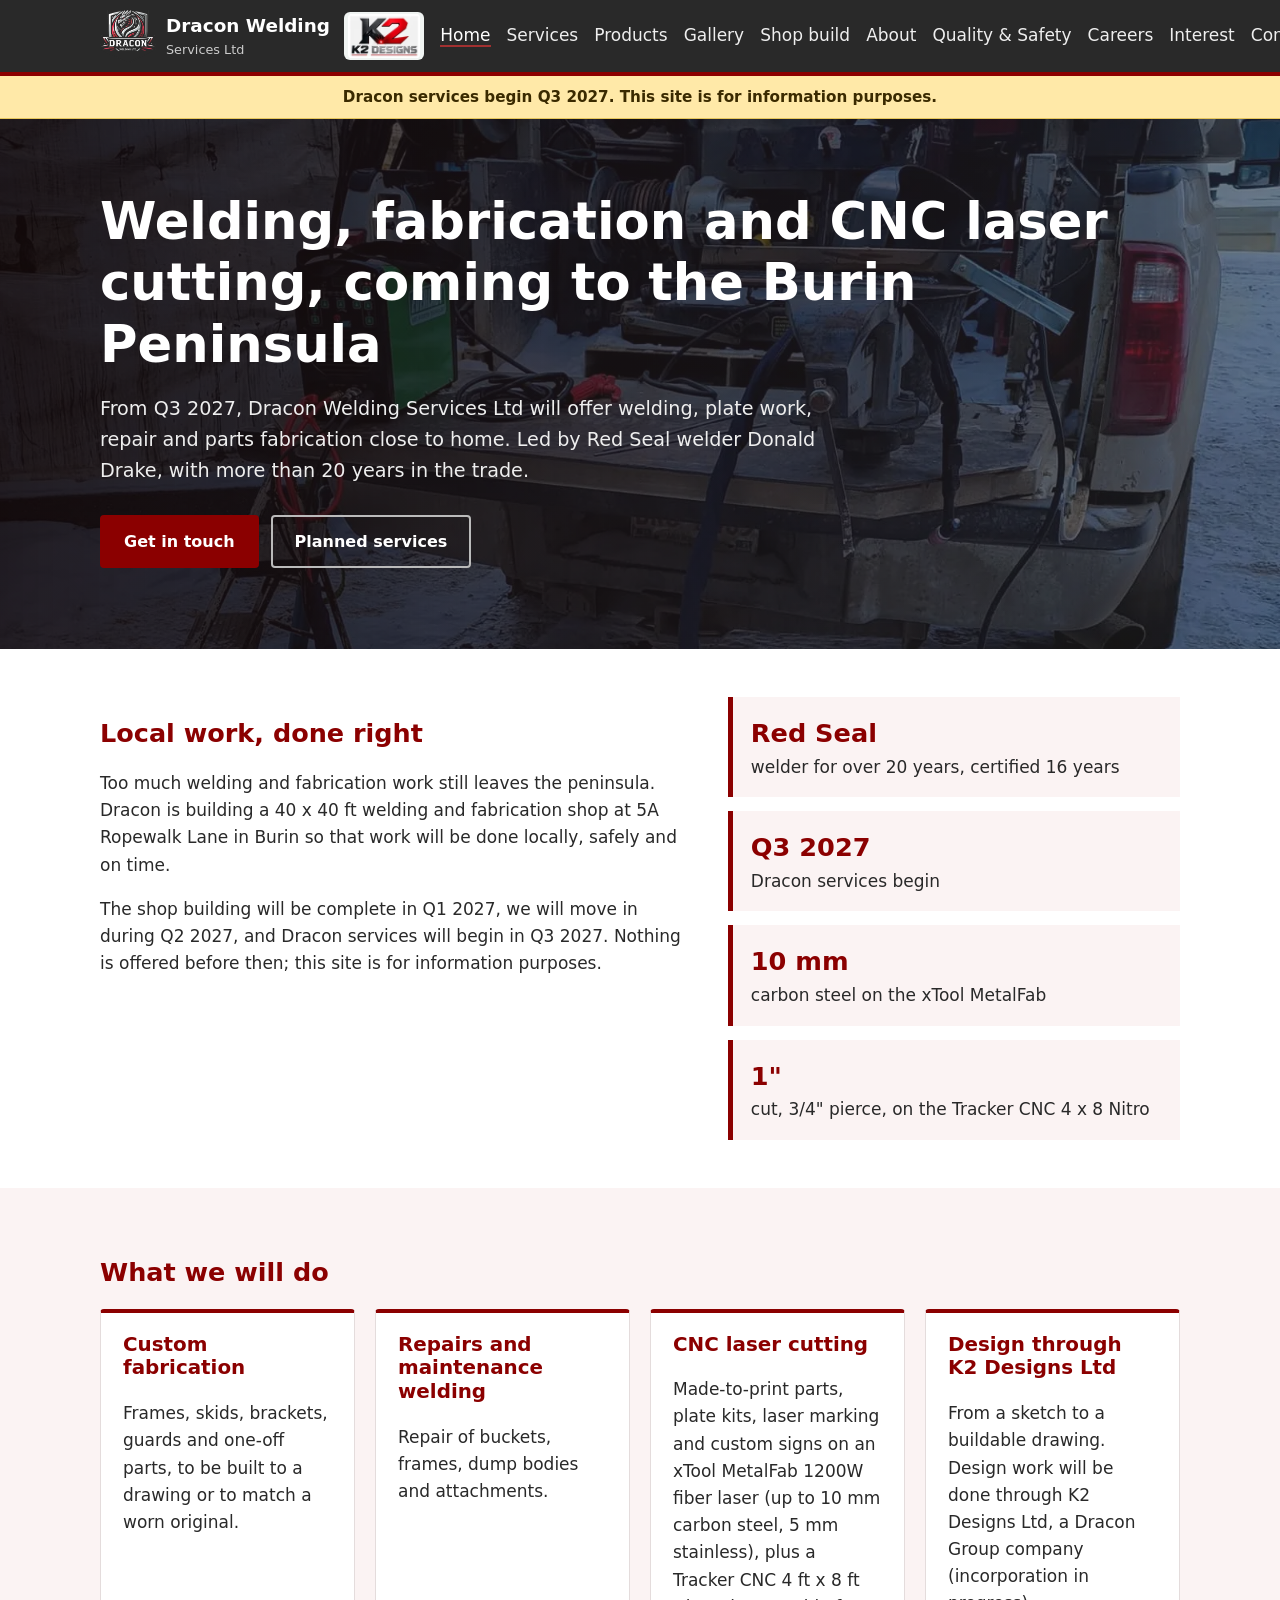
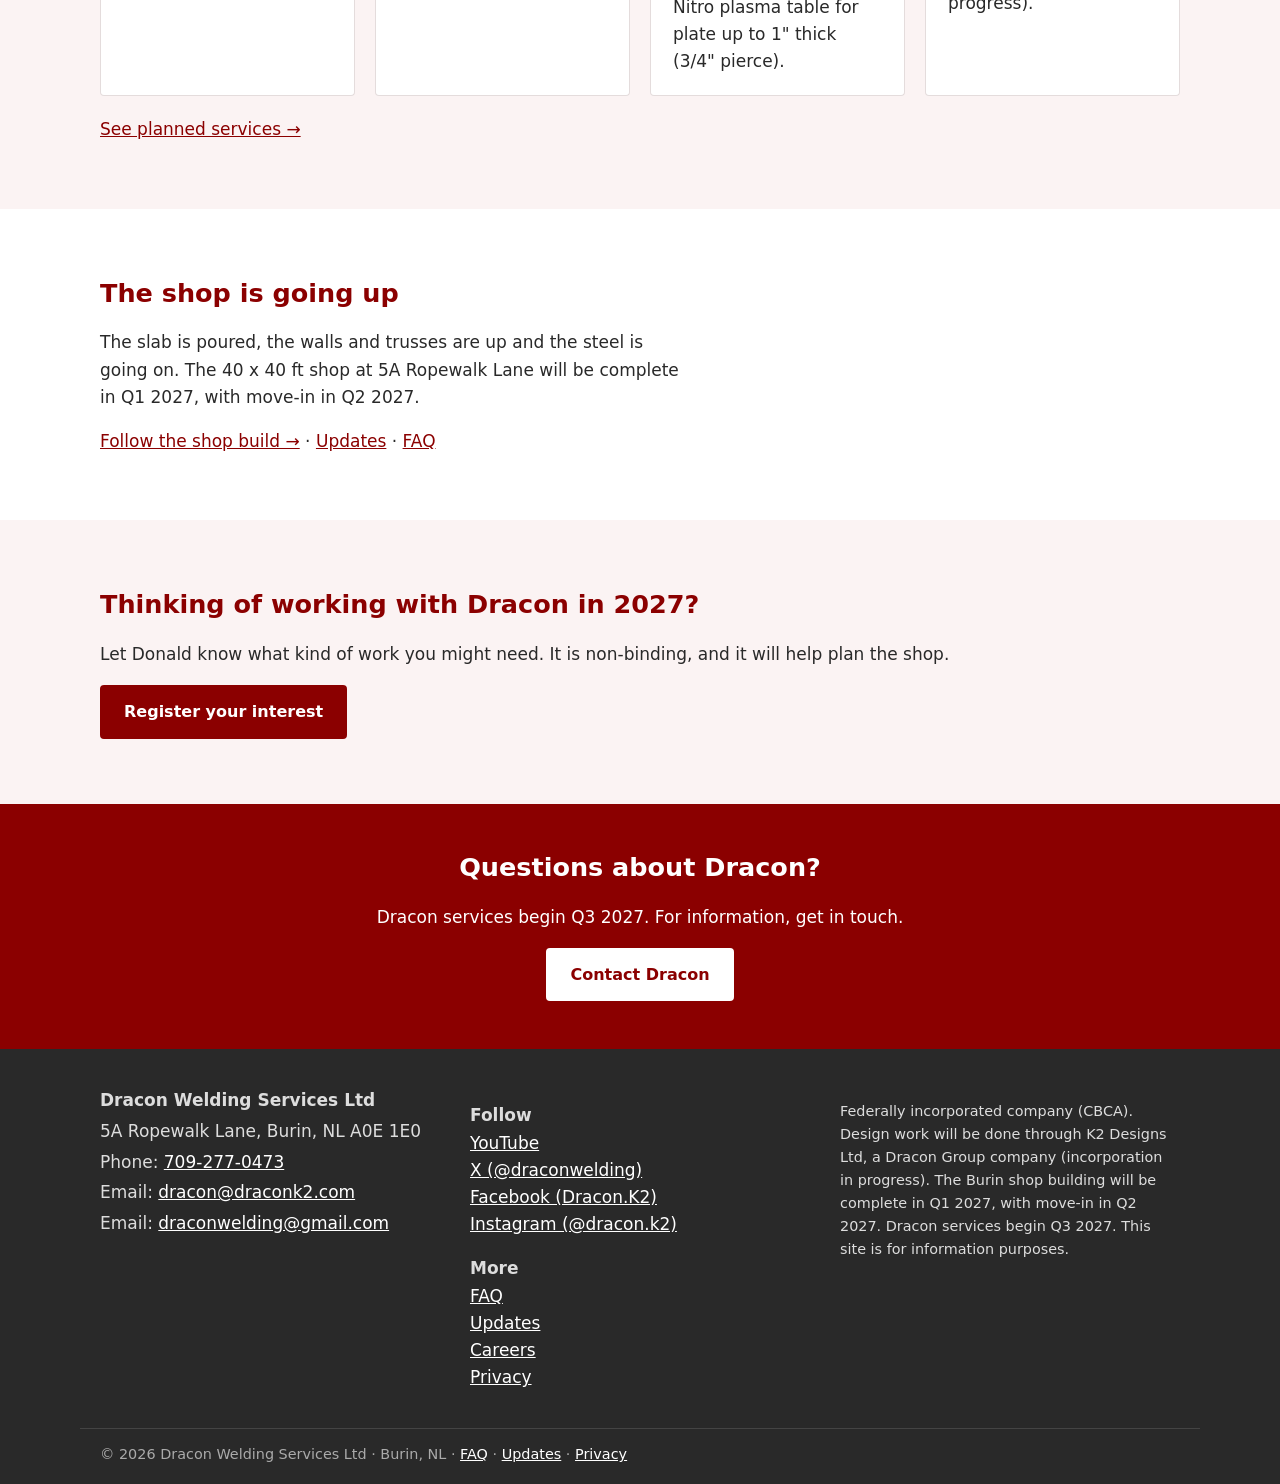
<file: index.html>
<!doctype html><html lang="en-CA"><head><meta charset="utf-8"><meta name="viewport" content="width=device-width,initial-scale=1">
<title>Dracon Welding Services Ltd | Welding, Fabrication and CNC Laser Cutting, Burin NL</title><meta name="description" content="Welding, fabrication, repair and CNC laser cutting coming to the Burin Peninsula, Newfoundland, with services beginning Q3 2027. Red Seal welder with 20+ years of industrial experience."><link rel="canonical" href="https://draconk2.com/">
<meta property="og:type" content="website"><meta property="og:site_name" content="Dracon Welding Services Ltd"><meta property="og:title" content="Dracon Welding Services Ltd | Welding, Fabrication and CNC Laser Cutting, Burin NL"><meta property="og:description" content="Welding, fabrication, repair and CNC laser cutting coming to the Burin Peninsula, Newfoundland, with services beginning Q3 2027. Red Seal welder with 20+ years of industrial experience."><meta property="og:url" content="https://draconk2.com/"><meta property="og:image" content="https://draconk2.com/assets/og-image.png"><meta property="og:image:width" content="1200"><meta property="og:image:height" content="630"><meta name="twitter:card" content="summary_large_image"><meta name="twitter:title" content="Dracon Welding Services Ltd | Welding, Fabrication and CNC Laser Cutting, Burin NL"><meta name="twitter:description" content="Welding, fabrication, repair and CNC laser cutting coming to the Burin Peninsula, Newfoundland, with services beginning Q3 2027. Red Seal welder with 20+ years of industrial experience."><meta name="twitter:image" content="https://draconk2.com/assets/og-image.png">
<link rel="icon" href="favicon.ico" sizes="any"><link rel="icon" type="image/png" sizes="32x32" href="favicon-32.png"><link rel="apple-touch-icon" href="apple-touch-icon.png"><meta name="theme-color" content="#8b0000">
<link rel="stylesheet" href="assets/style.css"><script type="application/ld+json">{"@context": "https://schema.org", "@type": "LocalBusiness", "name": "Dracon Welding Services Ltd", "url": "https://draconk2.com/", "logo": "https://draconk2.com/assets/dracon-logo.png", "image": "https://draconk2.com/assets/og-image.png", "telephone": "+1-709-277-0473", "email": "dracon@draconk2.com", "address": {"@type": "PostalAddress", "streetAddress": "5A Ropewalk Lane", "addressLocality": "Burin", "addressRegion": "NL", "postalCode": "A0E 1E0", "addressCountry": "CA"}, "founder": {"@type": "Person", "name": "Donald Drake"}, "sameAs": ["https://www.youtube.com/@draconwelding", "https://x.com/draconwelding", "https://www.facebook.com/profile.php?id=61595989337278", "https://www.instagram.com/dracon.k2/"]}</script></head><body>
<a class="skip" href="#main">Skip to content</a>
<header class="site"><div class="wrap hdr"><a class="brand" href="index.html"><img src="assets/dracon-logo.png" alt="Dracon Welding Services logo" width="56" height="53"><span>Dracon Welding<small>Services Ltd</small></span></a><a class="k2" href="products.html" title="K2 Designs, a Dracon Group company"><img src="assets/k2-logo.webp" alt="K2 Designs logo" width="79" height="48"></a>
<button class="menu" aria-expanded="false" aria-controls="nav">Menu</button><nav id="nav"><a href="index.html" aria-current="page">Home</a><a href="services.html">Services</a><a href="products.html">Products</a><a href="gallery.html">Gallery</a><a href="shop.html">Shop build</a><a href="about.html">About</a><a href="quality-safety.html">Quality &amp; Safety</a><a href="careers.html">Careers</a><a href="interest.html">Interest</a><a href="contact.html">Contact</a></nav></div></header>
<main id="main"><div class="notice"><div class="wrap">Dracon services begin Q3 2027. This site is for information purposes.</div></div><section class="hero photo" style="background-image:linear-gradient(90deg,rgba(20,10,10,.88),rgba(41,41,41,.55)),url(assets/img/hero-home.webp)"><div class="wrap"><h1>Welding, fabrication and CNC laser cutting, coming to the Burin Peninsula</h1><p class="lead">From Q3 2027, Dracon Welding Services Ltd will offer welding, plate work, repair and parts fabrication close to home. Led by Red Seal welder Donald Drake, with more than 20 years in the trade.</p><p class="btns"><a class="btn" href="contact.html">Get in touch</a><a class="btn ghost" href="services.html">Planned services</a></p></div></section><section class="wrap split"><div><h2>Local work, done right</h2><p>Too much welding and fabrication work still leaves the peninsula. Dracon is building a 40 x 40 ft welding and fabrication shop at 5A Ropewalk Lane in Burin so that work will be done locally, safely and on time.</p>
<p>The shop building will be complete in Q1 2027, we will move in during Q2 2027, and Dracon services will begin in Q3 2027. Nothing is offered before then; this site is for information purposes.</p></div>
<div class="facts"><div><b>Red Seal</b><span>welder for over 20 years, certified 16 years</span></div><div><b>Q3 2027</b><span>Dracon services begin</span></div><div><b>10 mm</b><span>carbon steel on the xTool MetalFab</span></div><div><b>1"</b><span>cut, 3/4" pierce, on the Tracker CNC 4 x 8 Nitro</span></div></div></section>
<section class="band"><div class="wrap"><h2>What we will do</h2><div class="cards"><article class="card"><h3>Custom fabrication</h3><div class="d">Frames, skids, brackets, guards and one-off parts, to be built to a drawing or to match a worn original.</div></article><article class="card"><h3>Repairs and maintenance welding</h3><div class="d">Repair of buckets, frames, dump bodies and attachments.</div></article><article class="card"><h3>CNC laser cutting</h3><div class="d">Made-to-print parts, plate kits, laser marking and custom signs on an xTool MetalFab 1200W fiber laser (up to 10 mm carbon steel, 5 mm stainless), plus a Tracker CNC 4 ft x 8 ft Nitro plasma table for plate up to 1&quot; thick (3/4&quot; pierce).</div></article><article class="card"><h3>Design through K2 Designs Ltd</h3><div class="d">From a sketch to a buildable drawing. Design work will be done through K2 Designs Ltd, a Dracon Group company (incorporation in progress).</div></article></div><p><a href="services.html">See planned services &rarr;</a></p></div></section><section class="wrap split"><div><h2>The shop is going up</h2><p>The slab is poured, the walls and trusses are up and the steel is going on. The 40 x 40 ft shop at 5A Ropewalk Lane will be complete in Q1 2027, with move-in in Q2 2027.</p><p><a href="shop.html">Follow the shop build &rarr;</a> &middot; <a href="updates.html">Updates</a> &middot; <a href="faq.html">FAQ</a></p></div></section><section class="band"><div class="wrap"><h2>Thinking of working with Dracon in 2027?</h2><p>Let Donald know what kind of work you might need. It is non-binding, and it will help plan the shop.</p><p><a class="btn" href="interest.html">Register your interest</a></p></div></section><section class="cta"><div class="wrap"><h2>Questions about Dracon?</h2><p>Dracon services begin Q3 2027. For information, get in touch.</p><a class="btn light" href="contact.html">Contact Dracon</a></div></section></main>
<footer class="site"><div class="wrap fgrid"><div><address class="cblock"><strong>Dracon Welding Services Ltd</strong><br>
5A Ropewalk Lane, Burin, NL A0E 1E0<br>
Phone: <a href="tel:+17092770473">709-277-0473</a><br>
Email: <a href="mailto:dracon@draconk2.com">dracon@draconk2.com</a><br>
Email: <a href="mailto:draconwelding@gmail.com">draconwelding@gmail.com</a></address></div><div><p><strong>Follow</strong><br><a href="https://www.youtube.com/@draconwelding" rel="noopener">YouTube</a><br><a href="https://x.com/draconwelding" rel="noopener">X (@draconwelding)</a><br><a href="https://www.facebook.com/profile.php?id=61595989337278" rel="noopener">Facebook (Dracon.K2)</a><br><a href="https://www.instagram.com/dracon.k2/" rel="noopener">Instagram (@dracon.k2)</a></p><p><strong>More</strong><br><a href="faq.html">FAQ</a><br><a href="updates.html">Updates</a><br><a href="careers.html">Careers</a><br><a href="privacy.html">Privacy</a></p></div>
<div><p class="small">Federally incorporated company (CBCA). Design work will be done through K2 Designs Ltd, a Dracon Group company (incorporation in progress). The Burin shop building will be complete in Q1 2027, with move-in in Q2 2027. Dracon services begin Q3 2027. This site is for information purposes.</p></div></div>
<div class="wrap small copy">&copy; 2026 Dracon Welding Services Ltd &middot; Burin, NL &middot; <a href="faq.html">FAQ</a> &middot; <a href="updates.html">Updates</a> &middot; <a href="privacy.html">Privacy</a></div></footer>
<script>const b=document.querySelector('.menu'),n=document.getElementById('nav');b.onclick=()=>{const o=n.classList.toggle('open');b.setAttribute('aria-expanded',o)};</script>
<!-- Cloudflare Web Analytics --><script type='module' src='https://static.cloudflareinsights.com/beacon.min.js' data-cf-beacon='{"token": "26a3435d67ae4c31940ba5db5e895312"}'></script><!-- End Cloudflare Web Analytics -->
</body></html>
</file>
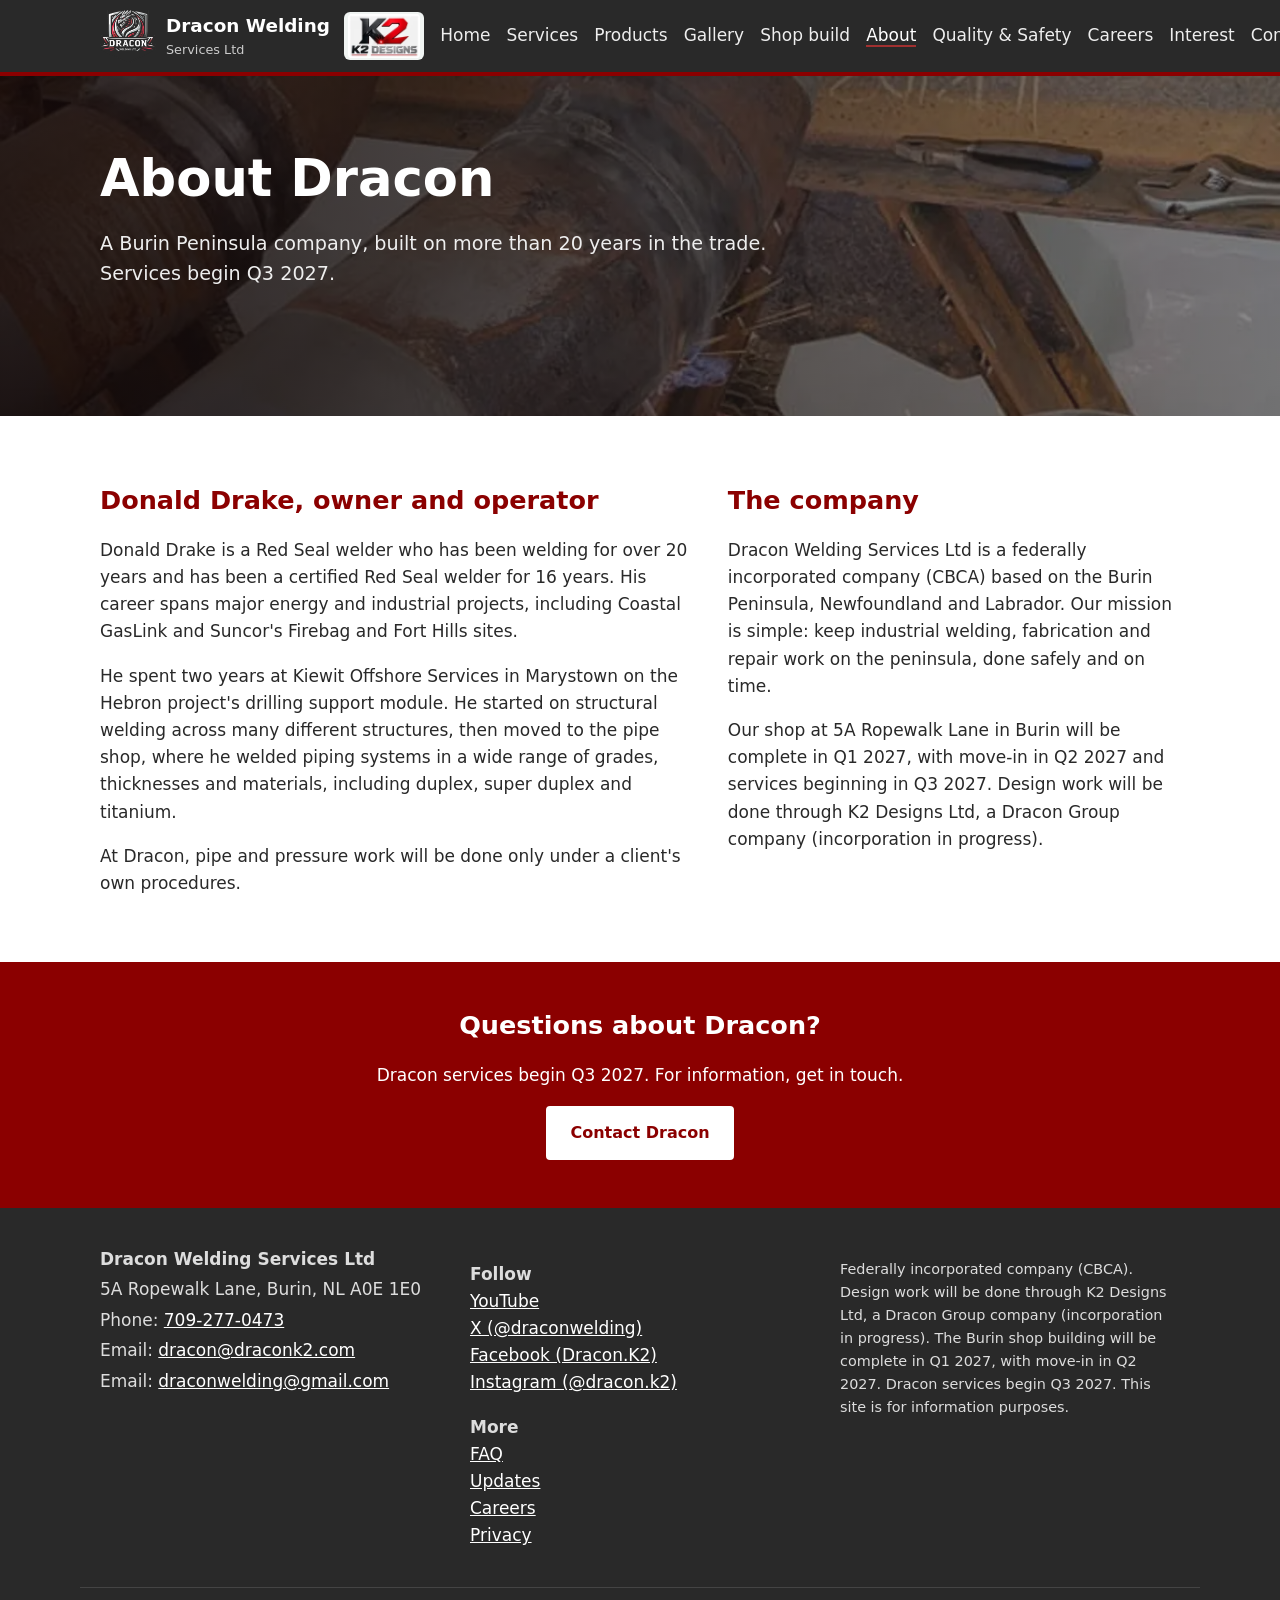
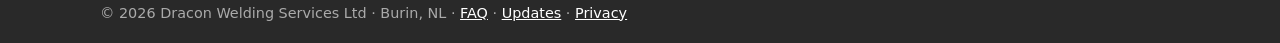
<file: about.html>
<!doctype html><html lang="en-CA"><head><meta charset="utf-8"><meta name="viewport" content="width=device-width,initial-scale=1">
<title>About Donald Drake | Dracon Welding Services Ltd</title><meta name="description" content="Dracon Welding Services Ltd is owned and operated by Donald Drake, a Red Seal welder with 20+ years of oil and gas, offshore and industrial experience."><link rel="canonical" href="https://draconk2.com/about.html">
<meta property="og:type" content="website"><meta property="og:site_name" content="Dracon Welding Services Ltd"><meta property="og:title" content="About Donald Drake | Dracon Welding Services Ltd"><meta property="og:description" content="Dracon Welding Services Ltd is owned and operated by Donald Drake, a Red Seal welder with 20+ years of oil and gas, offshore and industrial experience."><meta property="og:url" content="https://draconk2.com/about.html"><meta property="og:image" content="https://draconk2.com/assets/og-image.png"><meta property="og:image:width" content="1200"><meta property="og:image:height" content="630"><meta name="twitter:card" content="summary_large_image"><meta name="twitter:title" content="About Donald Drake | Dracon Welding Services Ltd"><meta name="twitter:description" content="Dracon Welding Services Ltd is owned and operated by Donald Drake, a Red Seal welder with 20+ years of oil and gas, offshore and industrial experience."><meta name="twitter:image" content="https://draconk2.com/assets/og-image.png">
<link rel="icon" href="favicon.ico" sizes="any"><link rel="icon" type="image/png" sizes="32x32" href="favicon-32.png"><link rel="apple-touch-icon" href="apple-touch-icon.png"><meta name="theme-color" content="#8b0000">
<link rel="stylesheet" href="assets/style.css"></head><body>
<a class="skip" href="#main">Skip to content</a>
<header class="site"><div class="wrap hdr"><a class="brand" href="index.html"><img src="assets/dracon-logo.png" alt="Dracon Welding Services logo" width="56" height="53"><span>Dracon Welding<small>Services Ltd</small></span></a><a class="k2" href="products.html" title="K2 Designs, a Dracon Group company"><img src="assets/k2-logo.webp" alt="K2 Designs logo" width="79" height="48"></a>
<button class="menu" aria-expanded="false" aria-controls="nav">Menu</button><nav id="nav"><a href="index.html">Home</a><a href="services.html">Services</a><a href="products.html">Products</a><a href="gallery.html">Gallery</a><a href="shop.html">Shop build</a><a href="about.html" aria-current="page">About</a><a href="quality-safety.html">Quality &amp; Safety</a><a href="careers.html">Careers</a><a href="interest.html">Interest</a><a href="contact.html">Contact</a></nav></div></header>
<main id="main"><section class="hero photo" style="background-image:linear-gradient(90deg,rgba(20,10,10,.88),rgba(41,41,41,.55)),url(assets/img/hero-about.webp)"><div class="wrap"><h1>About Dracon</h1><p class="lead">A Burin Peninsula company, built on more than 20 years in the trade. Services begin Q3 2027.</p></div></section><section class="wrap split"><div><h2>Donald Drake, owner and operator</h2>
<p>Donald Drake is a Red Seal welder who has been welding for over 20 years and has been a certified Red Seal welder for 16 years. His career spans major energy and industrial projects, including Coastal GasLink and Suncor's Firebag and Fort Hills sites.</p>
<p>He spent two years at Kiewit Offshore Services in Marystown on the Hebron project's drilling support module. He started on structural welding across many different structures, then moved to the pipe shop, where he welded piping systems in a wide range of grades, thicknesses and materials, including duplex, super duplex and titanium.</p>
<p>At Dracon, pipe and pressure work will be done only under a client's own procedures.</p></div>
<div><h2>The company</h2><p>Dracon Welding Services Ltd is a federally incorporated company (CBCA) based on the Burin Peninsula, Newfoundland and Labrador. Our mission is simple: keep industrial welding, fabrication and repair work on the peninsula, done safely and on time.</p>
<p>Our shop at 5A Ropewalk Lane in Burin will be complete in Q1 2027, with move-in in Q2 2027 and services beginning in Q3 2027. Design work will be done through K2 Designs Ltd, a Dracon Group company (incorporation in progress).</p></div></section><section class="cta"><div class="wrap"><h2>Questions about Dracon?</h2><p>Dracon services begin Q3 2027. For information, get in touch.</p><a class="btn light" href="contact.html">Contact Dracon</a></div></section></main>
<footer class="site"><div class="wrap fgrid"><div><address class="cblock"><strong>Dracon Welding Services Ltd</strong><br>
5A Ropewalk Lane, Burin, NL A0E 1E0<br>
Phone: <a href="tel:+17092770473">709-277-0473</a><br>
Email: <a href="mailto:dracon@draconk2.com">dracon@draconk2.com</a><br>
Email: <a href="mailto:draconwelding@gmail.com">draconwelding@gmail.com</a></address></div><div><p><strong>Follow</strong><br><a href="https://www.youtube.com/@draconwelding" rel="noopener">YouTube</a><br><a href="https://x.com/draconwelding" rel="noopener">X (@draconwelding)</a><br><a href="https://www.facebook.com/profile.php?id=61595989337278" rel="noopener">Facebook (Dracon.K2)</a><br><a href="https://www.instagram.com/dracon.k2/" rel="noopener">Instagram (@dracon.k2)</a></p><p><strong>More</strong><br><a href="faq.html">FAQ</a><br><a href="updates.html">Updates</a><br><a href="careers.html">Careers</a><br><a href="privacy.html">Privacy</a></p></div>
<div><p class="small">Federally incorporated company (CBCA). Design work will be done through K2 Designs Ltd, a Dracon Group company (incorporation in progress). The Burin shop building will be complete in Q1 2027, with move-in in Q2 2027. Dracon services begin Q3 2027. This site is for information purposes.</p></div></div>
<div class="wrap small copy">&copy; 2026 Dracon Welding Services Ltd &middot; Burin, NL &middot; <a href="faq.html">FAQ</a> &middot; <a href="updates.html">Updates</a> &middot; <a href="privacy.html">Privacy</a></div></footer>
<script>const b=document.querySelector('.menu'),n=document.getElementById('nav');b.onclick=()=>{const o=n.classList.toggle('open');b.setAttribute('aria-expanded',o)};</script>
<!-- Cloudflare Web Analytics --><script type='module' src='https://static.cloudflareinsights.com/beacon.min.js' data-cf-beacon='{"token": "26a3435d67ae4c31940ba5db5e895312"}'></script><!-- End Cloudflare Web Analytics -->
</body></html>
</file>
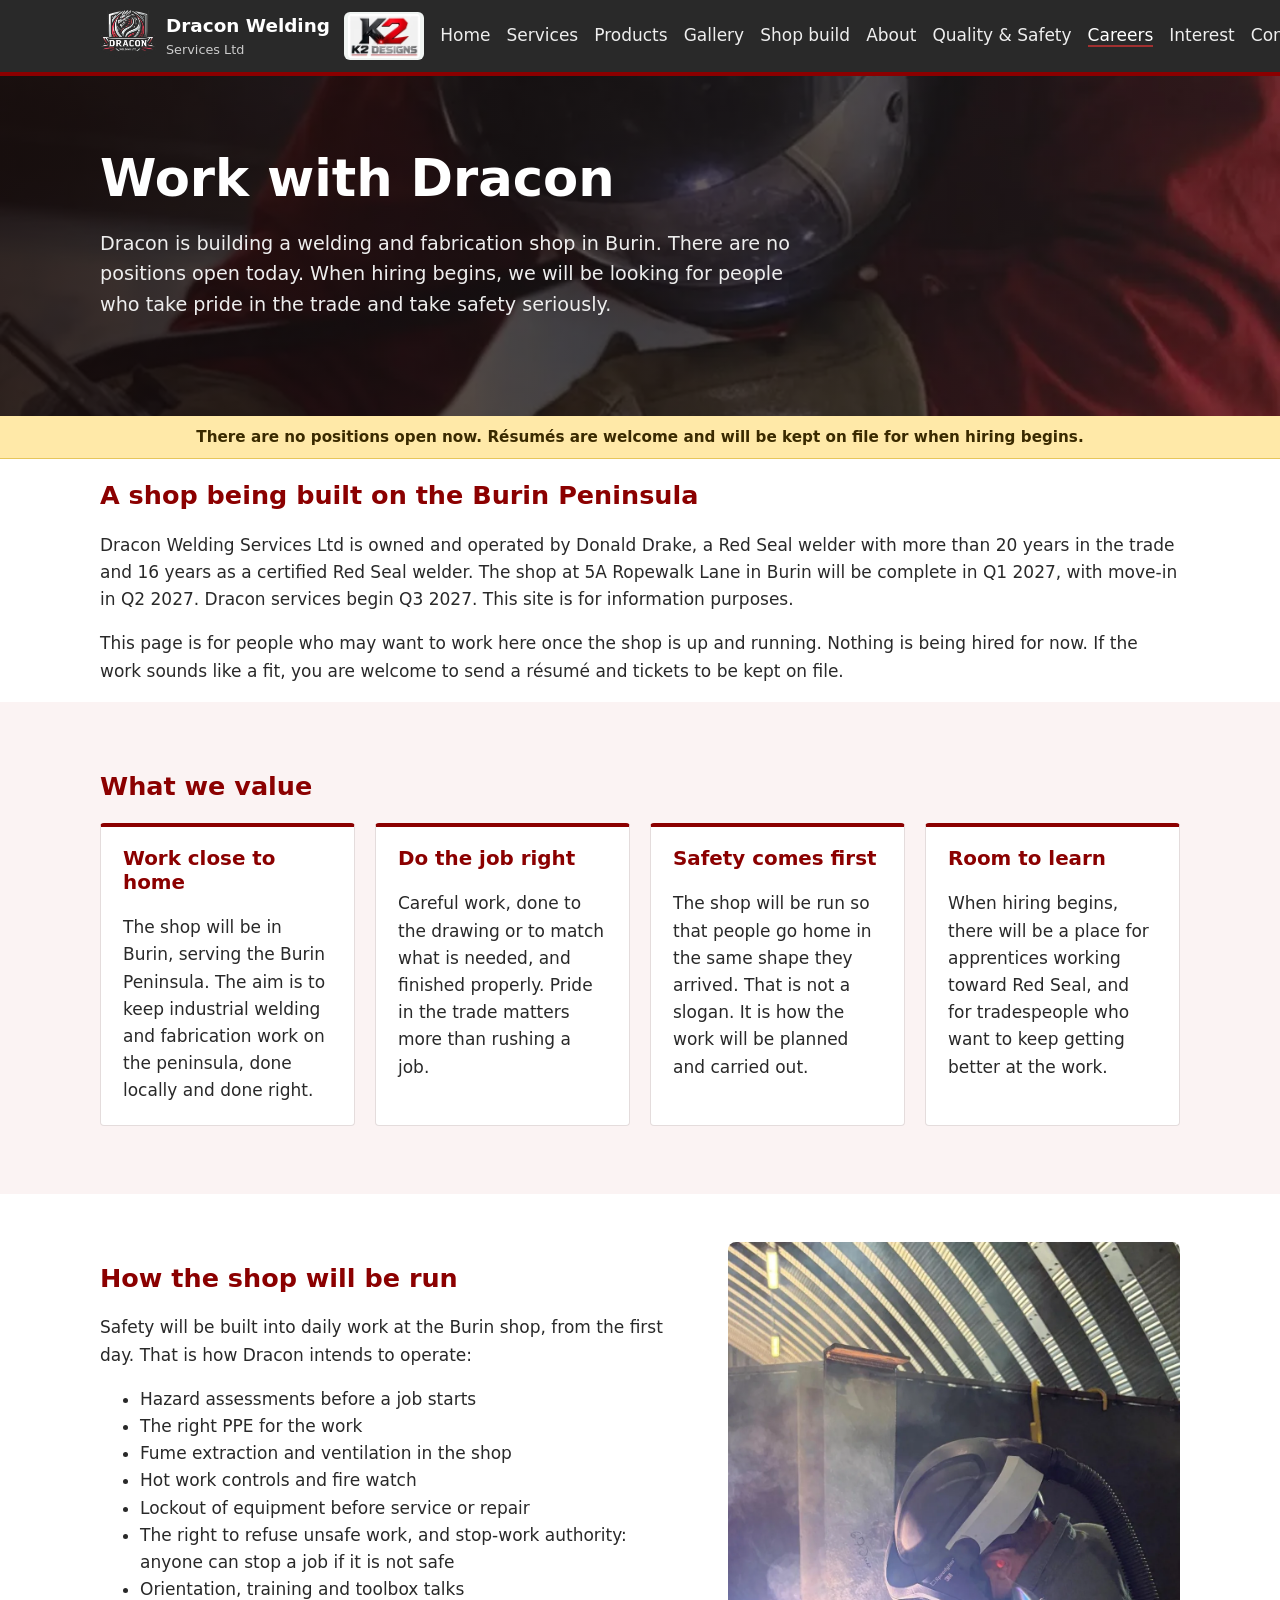
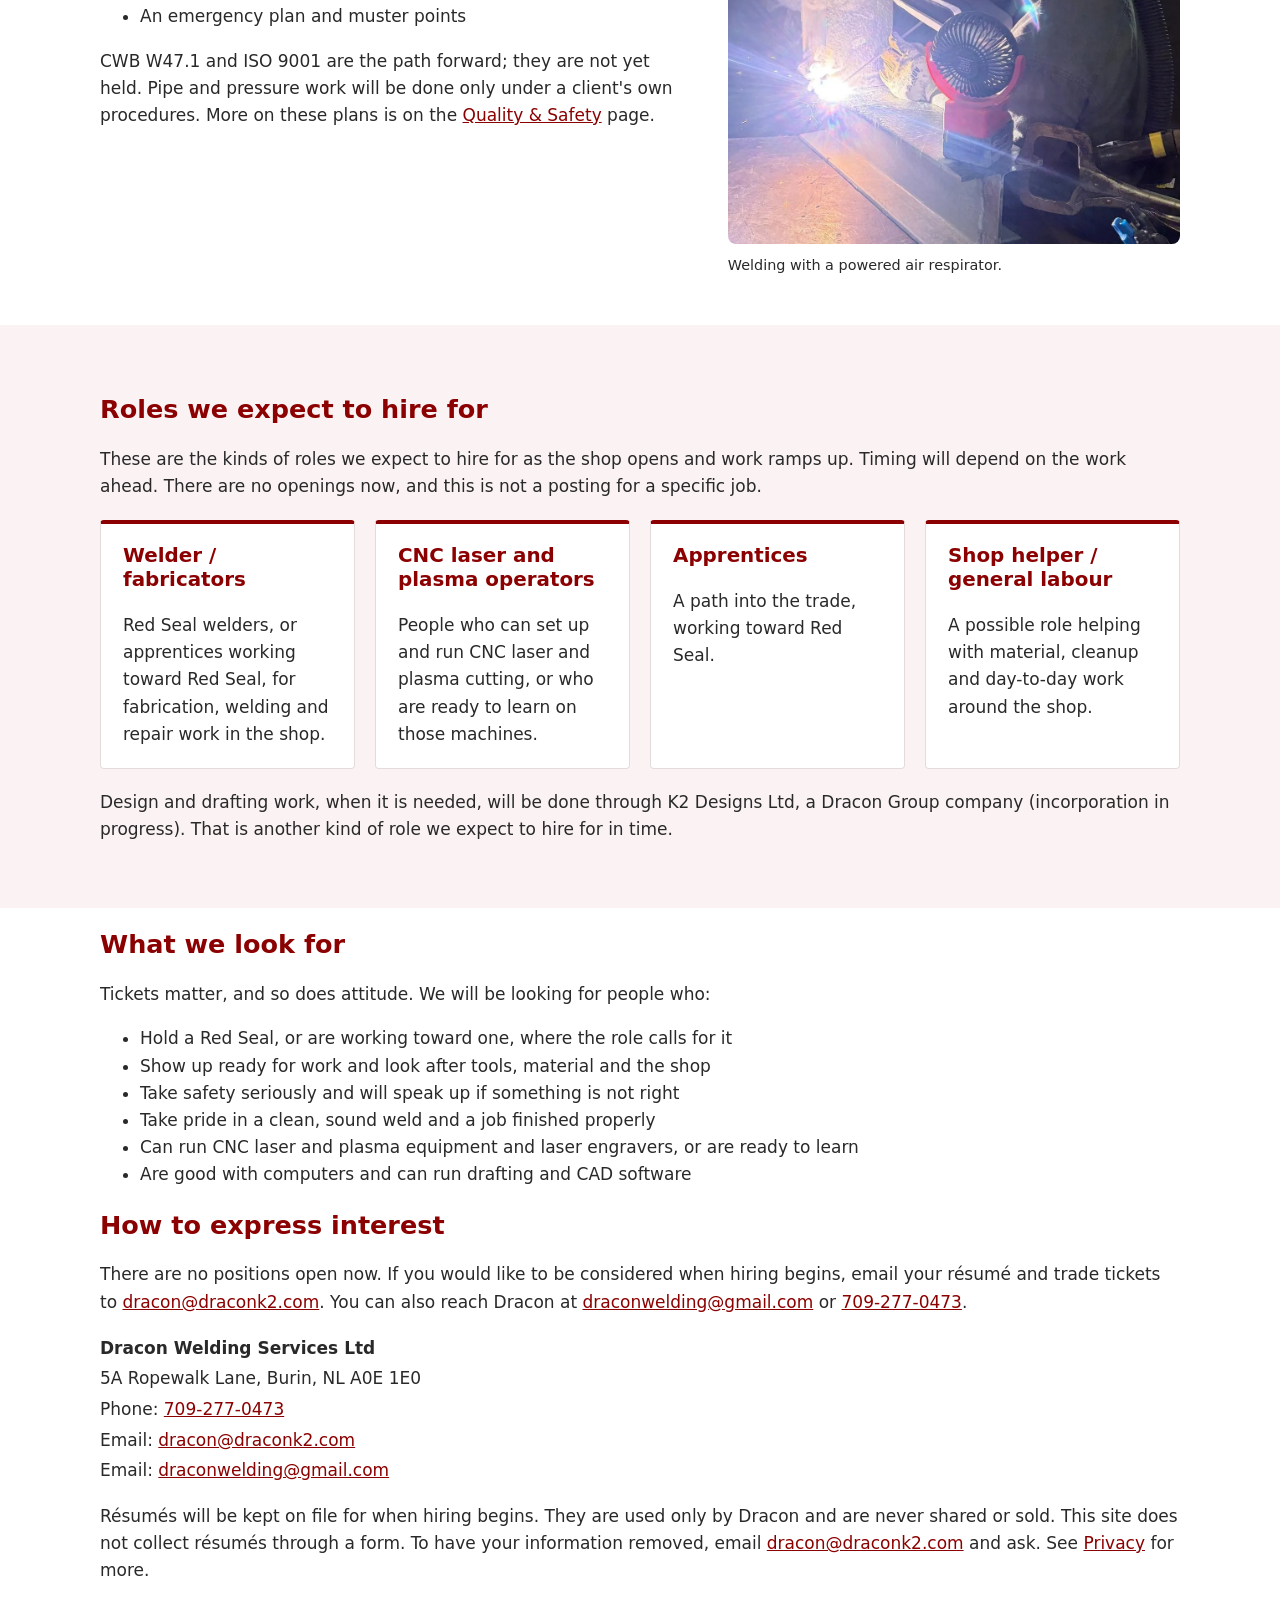
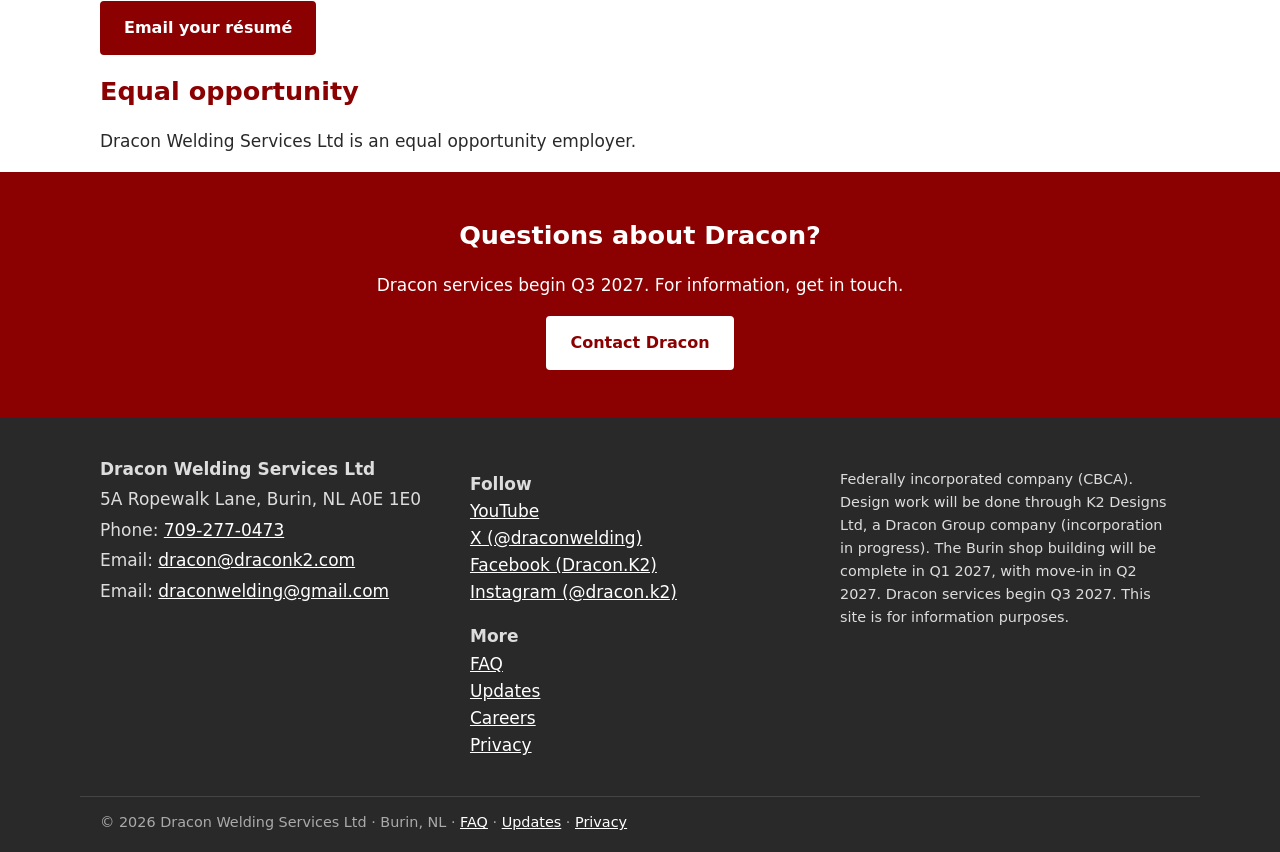
<file: careers.html>
<!doctype html><html lang="en-CA"><head><meta charset="utf-8"><meta name="viewport" content="width=device-width,initial-scale=1">
<title>Careers | Dracon Welding Services Ltd</title><meta name="description" content="Future opportunities at Dracon Welding Services Ltd in Burin, NL. There are no positions open now. Résumés and trade tickets are welcome and will be kept on file for when hiring begins."><link rel="canonical" href="https://draconk2.com/careers.html">
<meta property="og:type" content="website"><meta property="og:site_name" content="Dracon Welding Services Ltd"><meta property="og:title" content="Careers | Dracon Welding Services Ltd"><meta property="og:description" content="Future opportunities at Dracon Welding Services Ltd in Burin, NL. There are no positions open now. Résumés and trade tickets are welcome and will be kept on file for when hiring begins."><meta property="og:url" content="https://draconk2.com/careers.html"><meta property="og:image" content="https://draconk2.com/assets/og-image.png"><meta property="og:image:width" content="1200"><meta property="og:image:height" content="630"><meta name="twitter:card" content="summary_large_image"><meta name="twitter:title" content="Careers | Dracon Welding Services Ltd"><meta name="twitter:description" content="Future opportunities at Dracon Welding Services Ltd in Burin, NL. There are no positions open now. Résumés and trade tickets are welcome and will be kept on file for when hiring begins."><meta name="twitter:image" content="https://draconk2.com/assets/og-image.png">
<link rel="icon" href="favicon.ico" sizes="any"><link rel="icon" type="image/png" sizes="32x32" href="favicon-32.png"><link rel="apple-touch-icon" href="apple-touch-icon.png"><meta name="theme-color" content="#8b0000">
<link rel="stylesheet" href="assets/style.css"></head><body>
<a class="skip" href="#main">Skip to content</a>
<header class="site"><div class="wrap hdr"><a class="brand" href="index.html"><img src="assets/dracon-logo.png" alt="Dracon Welding Services logo" width="56" height="53"><span>Dracon Welding<small>Services Ltd</small></span></a><a class="k2" href="products.html" title="K2 Designs, a Dracon Group company"><img src="assets/k2-logo.webp" alt="K2 Designs logo" width="79" height="48"></a>
<button class="menu" aria-expanded="false" aria-controls="nav">Menu</button><nav id="nav"><a href="index.html">Home</a><a href="services.html">Services</a><a href="products.html">Products</a><a href="gallery.html">Gallery</a><a href="shop.html">Shop build</a><a href="about.html">About</a><a href="quality-safety.html">Quality &amp; Safety</a><a href="careers.html" aria-current="page">Careers</a><a href="interest.html">Interest</a><a href="contact.html">Contact</a></nav></div></header>
<main id="main"><section class="hero photo" style="background-image:linear-gradient(90deg,rgba(20,10,10,.88),rgba(41,41,41,.55)),url(assets/img/hero-quality.webp)"><div class="wrap"><h1>Work with Dracon</h1><p class="lead">Dracon is building a welding and fabrication shop in Burin. There are no positions open today. When hiring begins, we will be looking for people who take pride in the trade and take safety seriously.</p></div></section><div class="notice"><div class="wrap">There are no positions open now. Résumés are welcome and will be kept on file for when hiring begins.</div></div>
<section class="wrap"><h2>A shop being built on the Burin Peninsula</h2>
<p>Dracon Welding Services Ltd is owned and operated by Donald Drake, a Red Seal welder with more than 20 years in the trade and 16 years as a certified Red Seal welder. The shop at 5A Ropewalk Lane in Burin will be complete in Q1 2027, with move-in in Q2 2027. Dracon services begin Q3 2027. This site is for information purposes.</p>
<p>This page is for people who may want to work here once the shop is up and running. Nothing is being hired for now. If the work sounds like a fit, you are welcome to send a résumé and tickets to be kept on file.</p></section>
<section class="band"><div class="wrap"><h2>What we value</h2><div class="cards"><article class="card"><h3>Work close to home</h3><div class="d">The shop will be in Burin, serving the Burin Peninsula. The aim is to keep industrial welding and fabrication work on the peninsula, done locally and done right.</div></article><article class="card"><h3>Do the job right</h3><div class="d">Careful work, done to the drawing or to match what is needed, and finished properly. Pride in the trade matters more than rushing a job.</div></article><article class="card"><h3>Safety comes first</h3><div class="d">The shop will be run so that people go home in the same shape they arrived. That is not a slogan. It is how the work will be planned and carried out.</div></article><article class="card"><h3>Room to learn</h3><div class="d">When hiring begins, there will be a place for apprentices working toward Red Seal, and for tradespeople who want to keep getting better at the work.</div></article></div></div></section><section class="wrap split"><div><h2>How the shop will be run</h2>
<p>Safety will be built into daily work at the Burin shop, from the first day. That is how Dracon intends to operate:</p>
<ul>
<li>Hazard assessments before a job starts</li>
<li>The right PPE for the work</li>
<li>Fume extraction and ventilation in the shop</li>
<li>Hot work controls and fire watch</li>
<li>Lockout of equipment before service or repair</li>
<li>The right to refuse unsafe work, and stop-work authority: anyone can stop a job if it is not safe</li>
<li>Orientation, training and toolbox talks</li>
<li>An emergency plan and muster points</li>
</ul>
<p>CWB W47.1 and ISO 9001 are the path forward; they are not yet held. Pipe and pressure work will be done only under a client's own procedures. More on these plans is on the <a href="quality-safety.html">Quality &amp; Safety</a> page.</p></div>
<figure style="margin:0"><img src="assets/img/beam-respirator-weld.webp" alt="Welding a beam with a powered air respirator" width="600" height="800" style="width:100%;height:auto;border-radius:8px;display:block"><figcaption class="small" style="padding-top:.6rem">Welding with a powered air respirator.</figcaption></figure></section>
<section class="band"><div class="wrap"><h2>Roles we expect to hire for</h2>
<p>These are the kinds of roles we expect to hire for as the shop opens and work ramps up. Timing will depend on the work ahead. There are no openings now, and this is not a posting for a specific job.</p><div class="cards"><article class="card"><h3>Welder / fabricators</h3><div class="d">Red Seal welders, or apprentices working toward Red Seal, for fabrication, welding and repair work in the shop.</div></article><article class="card"><h3>CNC laser and plasma operators</h3><div class="d">People who can set up and run CNC laser and plasma cutting, or who are ready to learn on those machines.</div></article><article class="card"><h3>Apprentices</h3><div class="d">A path into the trade, working toward Red Seal.</div></article><article class="card"><h3>Shop helper / general labour</h3><div class="d">A possible role helping with material, cleanup and day-to-day work around the shop.</div></article></div><p>Design and drafting work, when it is needed, will be done through K2 Designs Ltd, a Dracon Group company (incorporation in progress). That is another kind of role we expect to hire for in time.</p></div></section><section class="wrap"><h2>What we look for</h2>
<p>Tickets matter, and so does attitude. We will be looking for people who:</p>
<ul>
<li>Hold a Red Seal, or are working toward one, where the role calls for it</li>
<li>Show up ready for work and look after tools, material and the shop</li>
<li>Take safety seriously and will speak up if something is not right</li>
<li>Take pride in a clean, sound weld and a job finished properly</li>
<li>Can run CNC laser and plasma equipment and laser engravers, or are ready to learn</li>
<li>Are good with computers and can run drafting and CAD software</li>
</ul></section>
<section class="wrap" id="express-interest"><h2>How to express interest</h2>
<p>There are no positions open now. If you would like to be considered when hiring begins, email your résumé and trade tickets to <a href="mailto:dracon@draconk2.com">dracon@draconk2.com</a>. You can also reach Dracon at <a href="mailto:draconwelding@gmail.com">draconwelding@gmail.com</a> or <a href="tel:+17092770473">709-277-0473</a>.</p>
<address class="cblock"><strong>Dracon Welding Services Ltd</strong><br>
5A Ropewalk Lane, Burin, NL A0E 1E0<br>
Phone: <a href="tel:+17092770473">709-277-0473</a><br>
Email: <a href="mailto:dracon@draconk2.com">dracon@draconk2.com</a><br>
Email: <a href="mailto:draconwelding@gmail.com">draconwelding@gmail.com</a></address>
<p>Résumés will be kept on file for when hiring begins. They are used only by Dracon and are never shared or sold. This site does not collect résumés through a form. To have your information removed, email <a href="mailto:dracon@draconk2.com">dracon@draconk2.com</a> and ask. See <a href="privacy.html">Privacy</a> for more.</p>
<p><a class="btn" href="mailto:dracon@draconk2.com?subject=Resume%20for%20Dracon">Email your résumé</a></p>
<h2>Equal opportunity</h2>
<p>Dracon Welding Services Ltd is an equal opportunity employer.</p></section><section class="cta"><div class="wrap"><h2>Questions about Dracon?</h2><p>Dracon services begin Q3 2027. For information, get in touch.</p><a class="btn light" href="contact.html">Contact Dracon</a></div></section></main>
<footer class="site"><div class="wrap fgrid"><div><address class="cblock"><strong>Dracon Welding Services Ltd</strong><br>
5A Ropewalk Lane, Burin, NL A0E 1E0<br>
Phone: <a href="tel:+17092770473">709-277-0473</a><br>
Email: <a href="mailto:dracon@draconk2.com">dracon@draconk2.com</a><br>
Email: <a href="mailto:draconwelding@gmail.com">draconwelding@gmail.com</a></address></div><div><p><strong>Follow</strong><br><a href="https://www.youtube.com/@draconwelding" rel="noopener">YouTube</a><br><a href="https://x.com/draconwelding" rel="noopener">X (@draconwelding)</a><br><a href="https://www.facebook.com/profile.php?id=61595989337278" rel="noopener">Facebook (Dracon.K2)</a><br><a href="https://www.instagram.com/dracon.k2/" rel="noopener">Instagram (@dracon.k2)</a></p><p><strong>More</strong><br><a href="faq.html">FAQ</a><br><a href="updates.html">Updates</a><br><a href="careers.html">Careers</a><br><a href="privacy.html">Privacy</a></p></div>
<div><p class="small">Federally incorporated company (CBCA). Design work will be done through K2 Designs Ltd, a Dracon Group company (incorporation in progress). The Burin shop building will be complete in Q1 2027, with move-in in Q2 2027. Dracon services begin Q3 2027. This site is for information purposes.</p></div></div>
<div class="wrap small copy">&copy; 2026 Dracon Welding Services Ltd &middot; Burin, NL &middot; <a href="faq.html">FAQ</a> &middot; <a href="updates.html">Updates</a> &middot; <a href="privacy.html">Privacy</a></div></footer>
<script>const b=document.querySelector('.menu'),n=document.getElementById('nav');b.onclick=()=>{const o=n.classList.toggle('open');b.setAttribute('aria-expanded',o)};</script>
<!-- Cloudflare Web Analytics --><script type='module' src='https://static.cloudflareinsights.com/beacon.min.js' data-cf-beacon='{"token": "26a3435d67ae4c31940ba5db5e895312"}'></script><!-- End Cloudflare Web Analytics -->
</body></html>
</file>
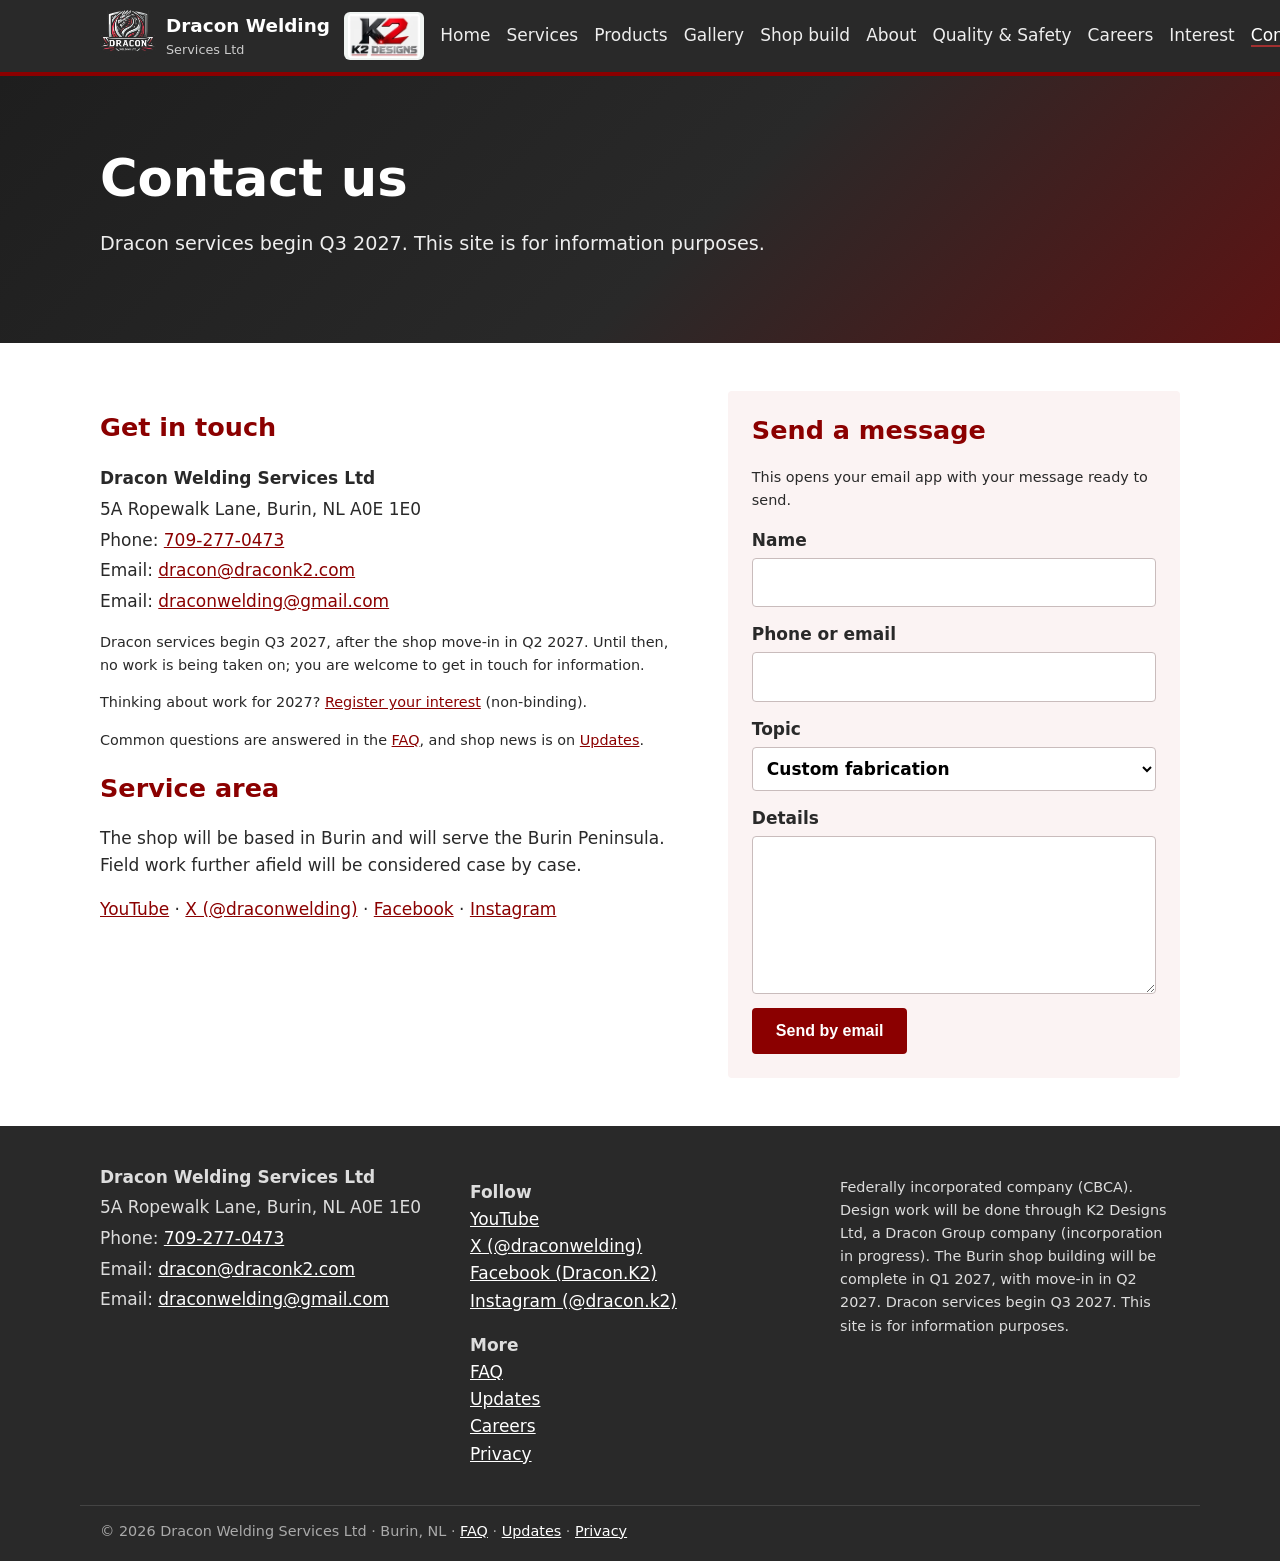
<file: contact.html>
<!doctype html><html lang="en-CA"><head><meta charset="utf-8"><meta name="viewport" content="width=device-width,initial-scale=1">
<title>Contact | Dracon Welding Services Ltd</title><meta name="description" content="Contact Dracon Welding Services Ltd in Burin, NL: 709-277-0473, dracon@draconk2.com, draconwelding@gmail.com."><link rel="canonical" href="https://draconk2.com/contact.html">
<meta property="og:type" content="website"><meta property="og:site_name" content="Dracon Welding Services Ltd"><meta property="og:title" content="Contact | Dracon Welding Services Ltd"><meta property="og:description" content="Contact Dracon Welding Services Ltd in Burin, NL: 709-277-0473, dracon@draconk2.com, draconwelding@gmail.com."><meta property="og:url" content="https://draconk2.com/contact.html"><meta property="og:image" content="https://draconk2.com/assets/og-image.png"><meta property="og:image:width" content="1200"><meta property="og:image:height" content="630"><meta name="twitter:card" content="summary_large_image"><meta name="twitter:title" content="Contact | Dracon Welding Services Ltd"><meta name="twitter:description" content="Contact Dracon Welding Services Ltd in Burin, NL: 709-277-0473, dracon@draconk2.com, draconwelding@gmail.com."><meta name="twitter:image" content="https://draconk2.com/assets/og-image.png">
<link rel="icon" href="favicon.ico" sizes="any"><link rel="icon" type="image/png" sizes="32x32" href="favicon-32.png"><link rel="apple-touch-icon" href="apple-touch-icon.png"><meta name="theme-color" content="#8b0000">
<link rel="stylesheet" href="assets/style.css"></head><body>
<a class="skip" href="#main">Skip to content</a>
<header class="site"><div class="wrap hdr"><a class="brand" href="index.html"><img src="assets/dracon-logo.png" alt="Dracon Welding Services logo" width="56" height="53"><span>Dracon Welding<small>Services Ltd</small></span></a><a class="k2" href="products.html" title="K2 Designs, a Dracon Group company"><img src="assets/k2-logo.webp" alt="K2 Designs logo" width="79" height="48"></a>
<button class="menu" aria-expanded="false" aria-controls="nav">Menu</button><nav id="nav"><a href="index.html">Home</a><a href="services.html">Services</a><a href="products.html">Products</a><a href="gallery.html">Gallery</a><a href="shop.html">Shop build</a><a href="about.html">About</a><a href="quality-safety.html">Quality &amp; Safety</a><a href="careers.html">Careers</a><a href="interest.html">Interest</a><a href="contact.html" aria-current="page">Contact</a></nav></div></header>
<main id="main"><section class="hero"><div class="wrap"><h1>Contact us</h1><p class="lead">Dracon services begin Q3 2027. This site is for information purposes.</p></div></section><section class="wrap split"><div><h2>Get in touch</h2><address class="cblock"><strong>Dracon Welding Services Ltd</strong><br>
5A Ropewalk Lane, Burin, NL A0E 1E0<br>
Phone: <a href="tel:+17092770473">709-277-0473</a><br>
Email: <a href="mailto:dracon@draconk2.com">dracon@draconk2.com</a><br>
Email: <a href="mailto:draconwelding@gmail.com">draconwelding@gmail.com</a></address><p class="small">Dracon services begin Q3 2027, after the shop move-in in Q2 2027. Until then, no work is being taken on; you are welcome to get in touch for information.</p>
<p class="small">Thinking about work for 2027? <a href="interest.html">Register your interest</a> (non-binding).</p>
<p class="small">Common questions are answered in the <a href="faq.html">FAQ</a>, and shop news is on <a href="updates.html">Updates</a>.</p>
<h2>Service area</h2><p>The shop will be based in Burin and will serve the Burin Peninsula. Field work further afield will be considered case by case.</p>
<p><a href="https://www.youtube.com/@draconwelding" rel="noopener">YouTube</a> &middot; <a href="https://x.com/draconwelding" rel="noopener">X (@draconwelding)</a> &middot; <a href="https://www.facebook.com/profile.php?id=61595989337278" rel="noopener">Facebook</a> &middot; <a href="https://www.instagram.com/dracon.k2/" rel="noopener">Instagram</a></p></div>
<form class="form" action="mailto:dracon@draconk2.com" method="post" enctype="text/plain">
<h2>Send a message</h2><p class="small">This opens your email app with your message ready to send.</p>
<label>Name<input name="Name" required autocomplete="name"></label>
<label>Phone or email<input name="Reply-to" required></label>
<label>Topic<select name="Type"><option>Custom fabrication</option><option>Structural or miscellaneous steel</option><option>Aluminum or stainless</option><option>CNC laser cutting</option><option>Repair or maintenance welding</option><option>Design (K2 Designs Ltd)</option><option>Signs, parts or fire pits</option><option>General information</option><option>Other</option></select></label>
<label>Details<textarea name="Details" rows="5" required></textarea></label>
<button class="btn" type="submit">Send by email</button></form></section></main>
<footer class="site"><div class="wrap fgrid"><div><address class="cblock"><strong>Dracon Welding Services Ltd</strong><br>
5A Ropewalk Lane, Burin, NL A0E 1E0<br>
Phone: <a href="tel:+17092770473">709-277-0473</a><br>
Email: <a href="mailto:dracon@draconk2.com">dracon@draconk2.com</a><br>
Email: <a href="mailto:draconwelding@gmail.com">draconwelding@gmail.com</a></address></div><div><p><strong>Follow</strong><br><a href="https://www.youtube.com/@draconwelding" rel="noopener">YouTube</a><br><a href="https://x.com/draconwelding" rel="noopener">X (@draconwelding)</a><br><a href="https://www.facebook.com/profile.php?id=61595989337278" rel="noopener">Facebook (Dracon.K2)</a><br><a href="https://www.instagram.com/dracon.k2/" rel="noopener">Instagram (@dracon.k2)</a></p><p><strong>More</strong><br><a href="faq.html">FAQ</a><br><a href="updates.html">Updates</a><br><a href="careers.html">Careers</a><br><a href="privacy.html">Privacy</a></p></div>
<div><p class="small">Federally incorporated company (CBCA). Design work will be done through K2 Designs Ltd, a Dracon Group company (incorporation in progress). The Burin shop building will be complete in Q1 2027, with move-in in Q2 2027. Dracon services begin Q3 2027. This site is for information purposes.</p></div></div>
<div class="wrap small copy">&copy; 2026 Dracon Welding Services Ltd &middot; Burin, NL &middot; <a href="faq.html">FAQ</a> &middot; <a href="updates.html">Updates</a> &middot; <a href="privacy.html">Privacy</a></div></footer>
<script>const b=document.querySelector('.menu'),n=document.getElementById('nav');b.onclick=()=>{const o=n.classList.toggle('open');b.setAttribute('aria-expanded',o)};</script>
<!-- Cloudflare Web Analytics --><script type='module' src='https://static.cloudflareinsights.com/beacon.min.js' data-cf-beacon='{"token": "26a3435d67ae4c31940ba5db5e895312"}'></script><!-- End Cloudflare Web Analytics -->
</body></html>
</file>
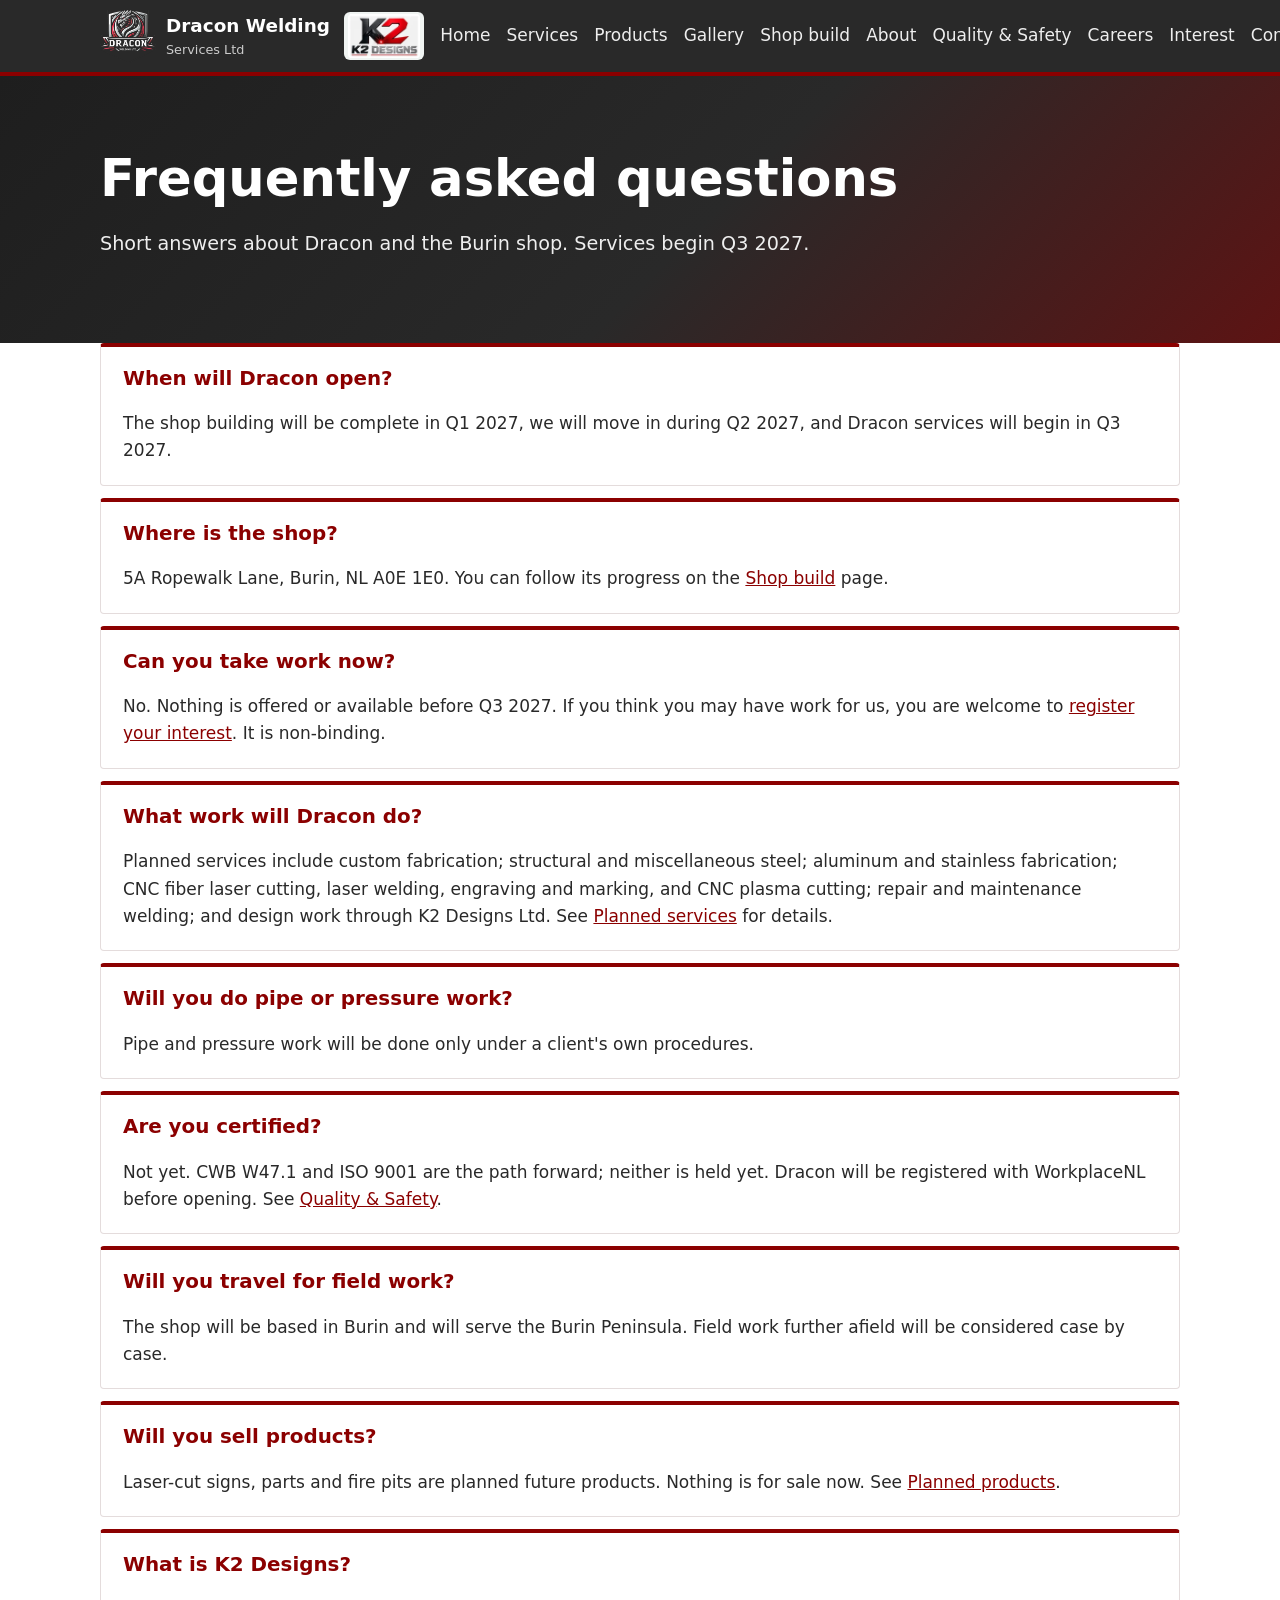
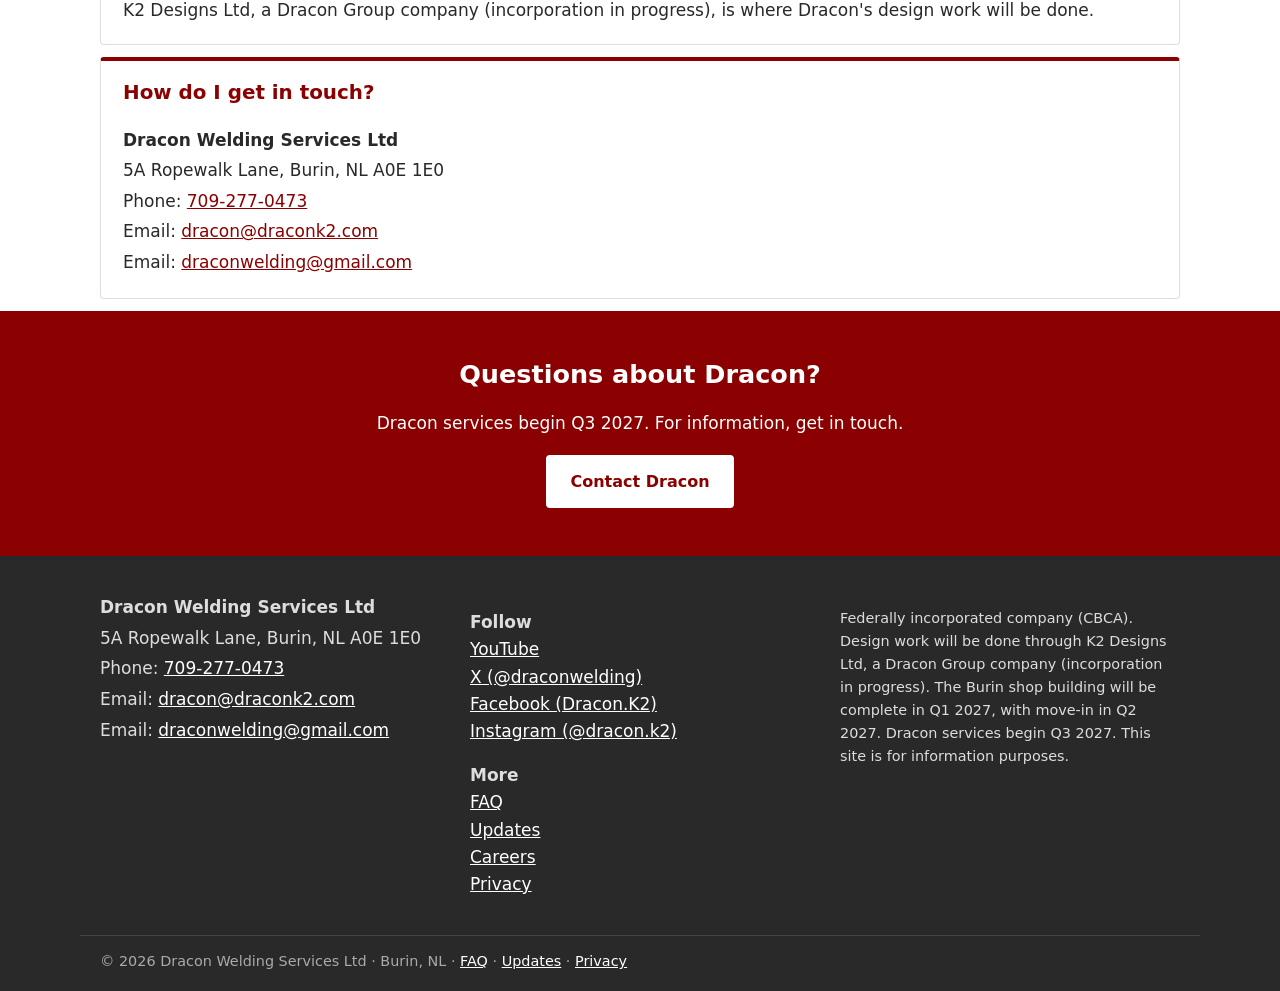
<file: faq.html>
<!doctype html><html lang="en-CA"><head><meta charset="utf-8"><meta name="viewport" content="width=device-width,initial-scale=1">
<title>FAQ | Dracon Welding Services Ltd</title><meta name="description" content="Answers to common questions about Dracon Welding Services Ltd in Burin, NL: opening dates, location, planned services, pipe and pressure work, certification plans, service area and planned products."><link rel="canonical" href="https://draconk2.com/faq.html">
<meta property="og:type" content="website"><meta property="og:site_name" content="Dracon Welding Services Ltd"><meta property="og:title" content="FAQ | Dracon Welding Services Ltd"><meta property="og:description" content="Answers to common questions about Dracon Welding Services Ltd in Burin, NL: opening dates, location, planned services, pipe and pressure work, certification plans, service area and planned products."><meta property="og:url" content="https://draconk2.com/faq.html"><meta property="og:image" content="https://draconk2.com/assets/og-image.png"><meta property="og:image:width" content="1200"><meta property="og:image:height" content="630"><meta name="twitter:card" content="summary_large_image"><meta name="twitter:title" content="FAQ | Dracon Welding Services Ltd"><meta name="twitter:description" content="Answers to common questions about Dracon Welding Services Ltd in Burin, NL: opening dates, location, planned services, pipe and pressure work, certification plans, service area and planned products."><meta name="twitter:image" content="https://draconk2.com/assets/og-image.png">
<link rel="icon" href="favicon.ico" sizes="any"><link rel="icon" type="image/png" sizes="32x32" href="favicon-32.png"><link rel="apple-touch-icon" href="apple-touch-icon.png"><meta name="theme-color" content="#8b0000">
<link rel="stylesheet" href="assets/style.css"></head><body>
<a class="skip" href="#main">Skip to content</a>
<header class="site"><div class="wrap hdr"><a class="brand" href="index.html"><img src="assets/dracon-logo.png" alt="Dracon Welding Services logo" width="56" height="53"><span>Dracon Welding<small>Services Ltd</small></span></a><a class="k2" href="products.html" title="K2 Designs, a Dracon Group company"><img src="assets/k2-logo.webp" alt="K2 Designs logo" width="79" height="48"></a>
<button class="menu" aria-expanded="false" aria-controls="nav">Menu</button><nav id="nav"><a href="index.html">Home</a><a href="services.html">Services</a><a href="products.html">Products</a><a href="gallery.html">Gallery</a><a href="shop.html">Shop build</a><a href="about.html">About</a><a href="quality-safety.html">Quality &amp; Safety</a><a href="careers.html">Careers</a><a href="interest.html">Interest</a><a href="contact.html">Contact</a></nav></div></header>
<main id="main"><section class="hero"><div class="wrap"><h1>Frequently asked questions</h1><p class="lead">Short answers about Dracon and the Burin shop. Services begin Q3 2027.</p></div></section><section class="wrap"><article class="card" style="margin-bottom:12px"><h3>When will Dracon open?</h3><div class="d">The shop building will be complete in Q1 2027, we will move in during Q2 2027, and Dracon services will begin in Q3 2027.</div></article><article class="card" style="margin-bottom:12px"><h3>Where is the shop?</h3><div class="d">5A Ropewalk Lane, Burin, NL A0E 1E0. You can follow its progress on the <a href="shop.html">Shop build</a> page.</div></article><article class="card" style="margin-bottom:12px"><h3>Can you take work now?</h3><div class="d">No. Nothing is offered or available before Q3 2027. If you think you may have work for us, you are welcome to <a href="interest.html">register your interest</a>. It is non-binding.</div></article><article class="card" style="margin-bottom:12px"><h3>What work will Dracon do?</h3><div class="d">Planned services include custom fabrication; structural and miscellaneous steel; aluminum and stainless fabrication; CNC fiber laser cutting, laser welding, engraving and marking, and CNC plasma cutting; repair and maintenance welding; and design work through K2 Designs Ltd. See <a href="services.html">Planned services</a> for details.</div></article><article class="card" style="margin-bottom:12px"><h3>Will you do pipe or pressure work?</h3><div class="d">Pipe and pressure work will be done only under a client's own procedures.</div></article><article class="card" style="margin-bottom:12px"><h3>Are you certified?</h3><div class="d">Not yet. CWB W47.1 and ISO 9001 are the path forward; neither is held yet. Dracon will be registered with WorkplaceNL before opening. See <a href="quality-safety.html">Quality &amp; Safety</a>.</div></article><article class="card" style="margin-bottom:12px"><h3>Will you travel for field work?</h3><div class="d">The shop will be based in Burin and will serve the Burin Peninsula. Field work further afield will be considered case by case.</div></article><article class="card" style="margin-bottom:12px"><h3>Will you sell products?</h3><div class="d">Laser-cut signs, parts and fire pits are planned future products. Nothing is for sale now. See <a href="products.html">Planned products</a>.</div></article><article class="card" style="margin-bottom:12px"><h3>What is K2 Designs?</h3><div class="d">K2 Designs Ltd, a Dracon Group company (incorporation in progress), is where Dracon's design work will be done.</div></article><article class="card" style="margin-bottom:12px"><h3>How do I get in touch?</h3><div class="d"><address class="cblock"><strong>Dracon Welding Services Ltd</strong><br>
5A Ropewalk Lane, Burin, NL A0E 1E0<br>
Phone: <a href="tel:+17092770473">709-277-0473</a><br>
Email: <a href="mailto:dracon@draconk2.com">dracon@draconk2.com</a><br>
Email: <a href="mailto:draconwelding@gmail.com">draconwelding@gmail.com</a></address></div></article></section><section class="cta"><div class="wrap"><h2>Questions about Dracon?</h2><p>Dracon services begin Q3 2027. For information, get in touch.</p><a class="btn light" href="contact.html">Contact Dracon</a></div></section></main>
<footer class="site"><div class="wrap fgrid"><div><address class="cblock"><strong>Dracon Welding Services Ltd</strong><br>
5A Ropewalk Lane, Burin, NL A0E 1E0<br>
Phone: <a href="tel:+17092770473">709-277-0473</a><br>
Email: <a href="mailto:dracon@draconk2.com">dracon@draconk2.com</a><br>
Email: <a href="mailto:draconwelding@gmail.com">draconwelding@gmail.com</a></address></div><div><p><strong>Follow</strong><br><a href="https://www.youtube.com/@draconwelding" rel="noopener">YouTube</a><br><a href="https://x.com/draconwelding" rel="noopener">X (@draconwelding)</a><br><a href="https://www.facebook.com/profile.php?id=61595989337278" rel="noopener">Facebook (Dracon.K2)</a><br><a href="https://www.instagram.com/dracon.k2/" rel="noopener">Instagram (@dracon.k2)</a></p><p><strong>More</strong><br><a href="faq.html">FAQ</a><br><a href="updates.html">Updates</a><br><a href="careers.html">Careers</a><br><a href="privacy.html">Privacy</a></p></div>
<div><p class="small">Federally incorporated company (CBCA). Design work will be done through K2 Designs Ltd, a Dracon Group company (incorporation in progress). The Burin shop building will be complete in Q1 2027, with move-in in Q2 2027. Dracon services begin Q3 2027. This site is for information purposes.</p></div></div>
<div class="wrap small copy">&copy; 2026 Dracon Welding Services Ltd &middot; Burin, NL &middot; <a href="faq.html">FAQ</a> &middot; <a href="updates.html">Updates</a> &middot; <a href="privacy.html">Privacy</a></div></footer>
<script>const b=document.querySelector('.menu'),n=document.getElementById('nav');b.onclick=()=>{const o=n.classList.toggle('open');b.setAttribute('aria-expanded',o)};</script>
<!-- Cloudflare Web Analytics --><script type='module' src='https://static.cloudflareinsights.com/beacon.min.js' data-cf-beacon='{"token": "26a3435d67ae4c31940ba5db5e895312"}'></script><!-- End Cloudflare Web Analytics -->
</body></html>
</file>
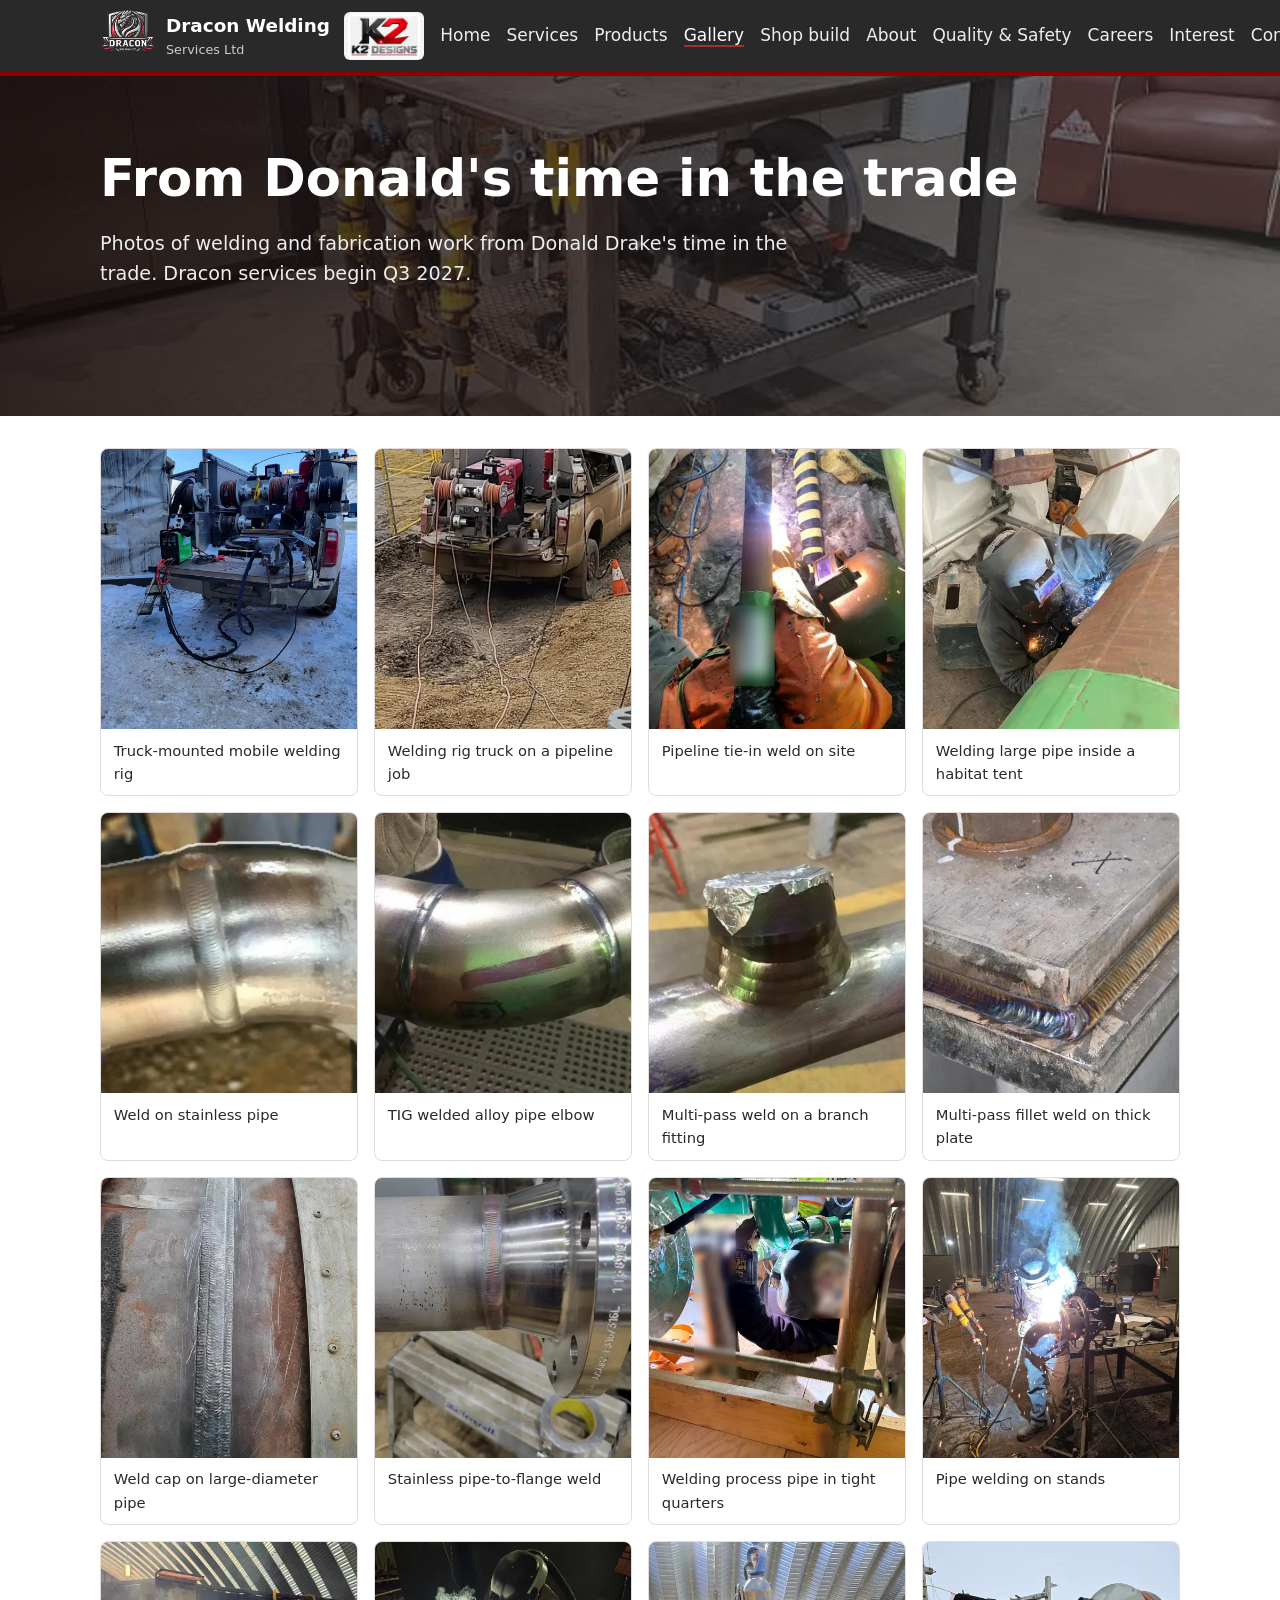
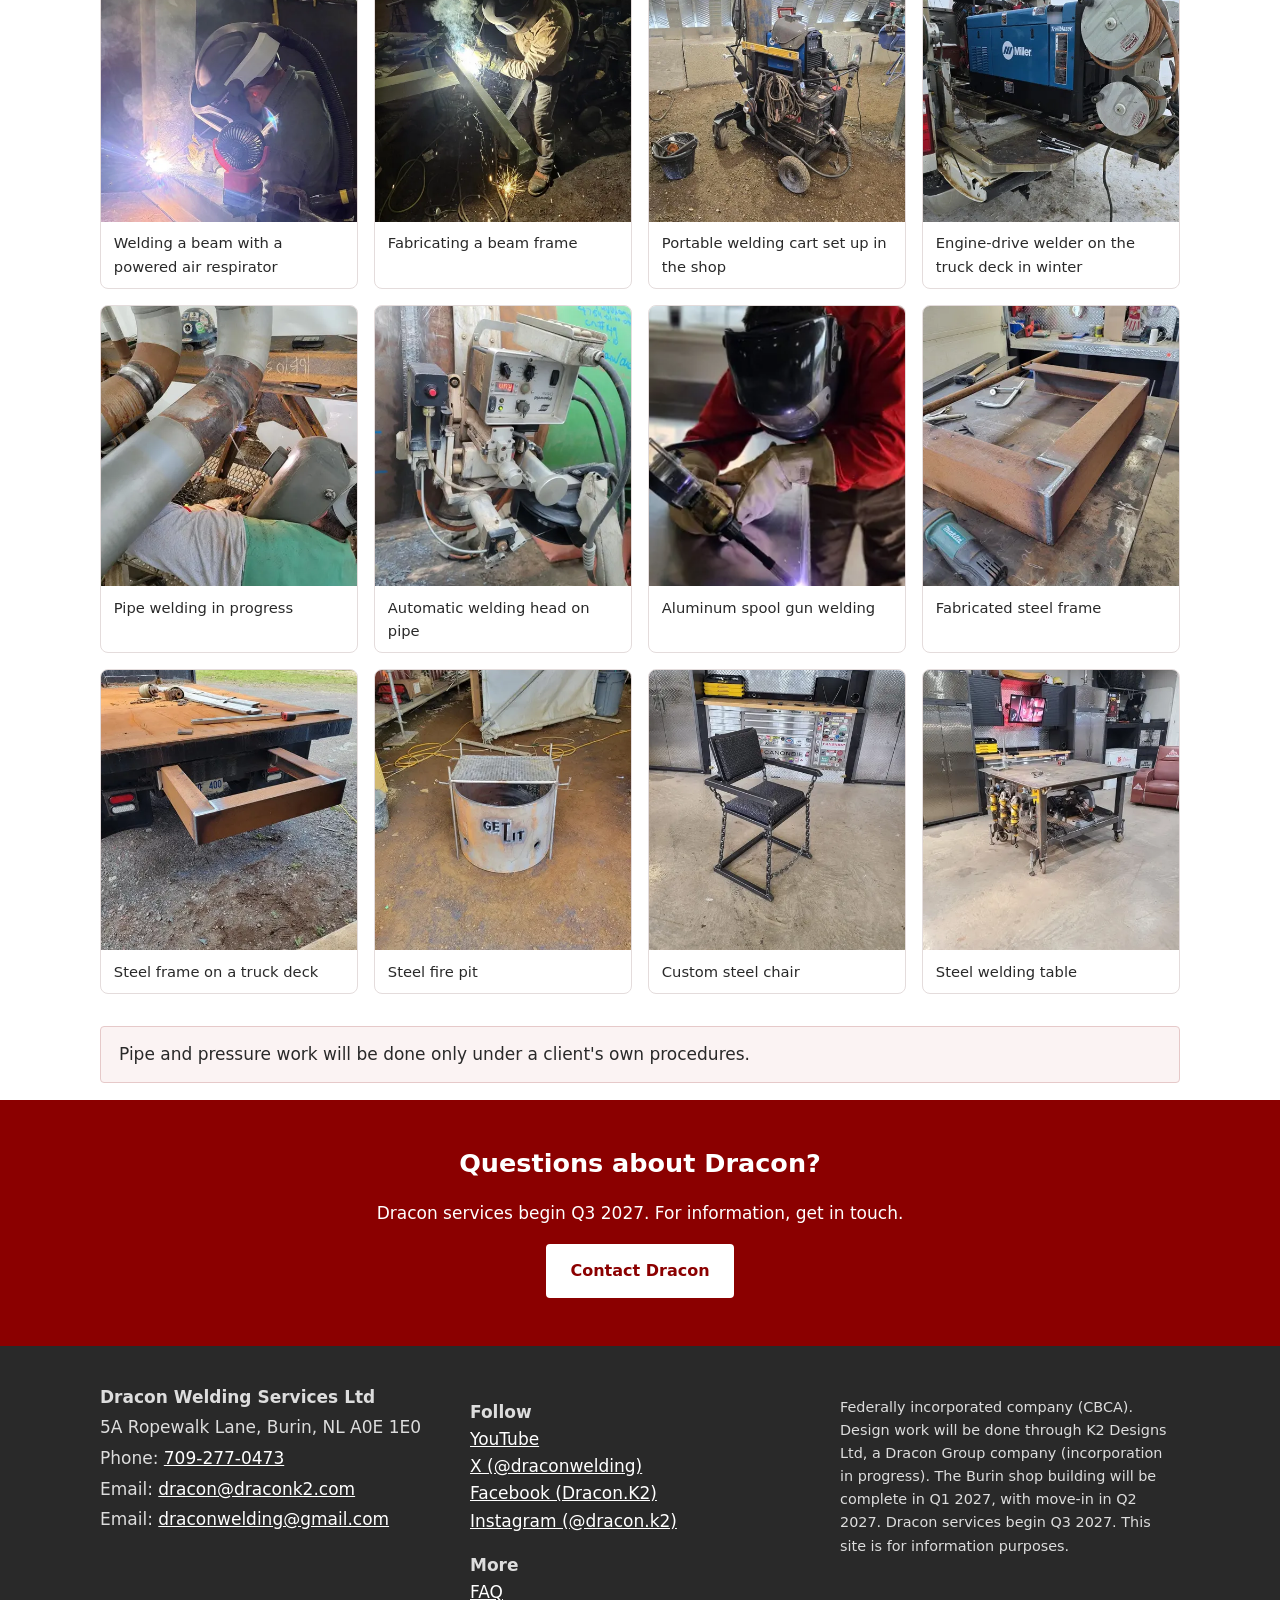
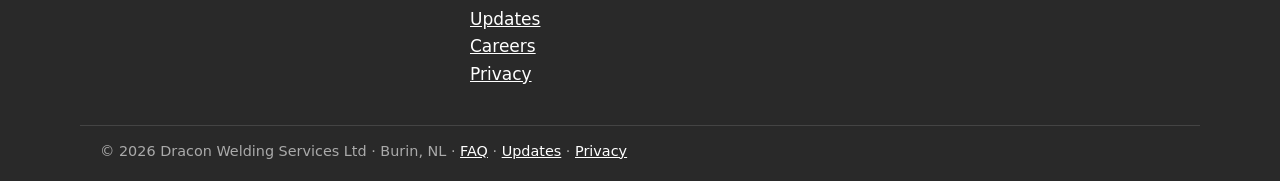
<file: gallery.html>
<!doctype html><html lang="en-CA"><head><meta charset="utf-8"><meta name="viewport" content="width=device-width,initial-scale=1">
<title>Gallery | Dracon Welding Services Ltd</title><meta name="description" content="Photos of welding and fabrication work by Donald Drake, Red Seal welder, Dracon Welding Services Ltd, Burin NL."><link rel="canonical" href="https://draconk2.com/gallery.html">
<meta property="og:type" content="website"><meta property="og:site_name" content="Dracon Welding Services Ltd"><meta property="og:title" content="Gallery | Dracon Welding Services Ltd"><meta property="og:description" content="Photos of welding and fabrication work by Donald Drake, Red Seal welder, Dracon Welding Services Ltd, Burin NL."><meta property="og:url" content="https://draconk2.com/gallery.html"><meta property="og:image" content="https://draconk2.com/assets/og-image.png"><meta property="og:image:width" content="1200"><meta property="og:image:height" content="630"><meta name="twitter:card" content="summary_large_image"><meta name="twitter:title" content="Gallery | Dracon Welding Services Ltd"><meta name="twitter:description" content="Photos of welding and fabrication work by Donald Drake, Red Seal welder, Dracon Welding Services Ltd, Burin NL."><meta name="twitter:image" content="https://draconk2.com/assets/og-image.png">
<link rel="icon" href="favicon.ico" sizes="any"><link rel="icon" type="image/png" sizes="32x32" href="favicon-32.png"><link rel="apple-touch-icon" href="apple-touch-icon.png"><meta name="theme-color" content="#8b0000">
<link rel="stylesheet" href="assets/style.css"></head><body>
<a class="skip" href="#main">Skip to content</a>
<header class="site"><div class="wrap hdr"><a class="brand" href="index.html"><img src="assets/dracon-logo.png" alt="Dracon Welding Services logo" width="56" height="53"><span>Dracon Welding<small>Services Ltd</small></span></a><a class="k2" href="products.html" title="K2 Designs, a Dracon Group company"><img src="assets/k2-logo.webp" alt="K2 Designs logo" width="79" height="48"></a>
<button class="menu" aria-expanded="false" aria-controls="nav">Menu</button><nav id="nav"><a href="index.html">Home</a><a href="services.html">Services</a><a href="products.html">Products</a><a href="gallery.html" aria-current="page">Gallery</a><a href="shop.html">Shop build</a><a href="about.html">About</a><a href="quality-safety.html">Quality &amp; Safety</a><a href="careers.html">Careers</a><a href="interest.html">Interest</a><a href="contact.html">Contact</a></nav></div></header>
<main id="main"><section class="hero photo" style="background-image:linear-gradient(90deg,rgba(20,10,10,.88),rgba(41,41,41,.55)),url(assets/img/hero-gallery.webp)"><div class="wrap"><h1>From Donald&#39;s time in the trade</h1><p class="lead">Photos of welding and fabrication work from Donald Drake's time in the trade. Dracon services begin Q3 2027.</p></div></section><section class="wrap"><div class="gallery"><figure><a href="assets/img/mobile-rig.webp"><img src="assets/img/mobile-rig-sm.webp" alt="Truck-mounted mobile welding rig" loading="lazy" width="600" height="800"></a><figcaption>Truck-mounted mobile welding rig</figcaption></figure><figure><a href="assets/img/rig-truck-on-site.webp"><img src="assets/img/rig-truck-on-site-sm.webp" alt="Welding rig truck on a pipeline job" loading="lazy" width="600" height="800"></a><figcaption>Welding rig truck on a pipeline job</figcaption></figure><figure><a href="assets/img/pipeline-tie-in-weld.webp"><img src="assets/img/pipeline-tie-in-weld-sm.webp" alt="Pipeline tie-in weld on site" loading="lazy" width="600" height="800"></a><figcaption>Pipeline tie-in weld on site</figcaption></figure><figure><a href="assets/img/habitat-pipe-weld.webp"><img src="assets/img/habitat-pipe-weld-sm.webp" alt="Welding large pipe inside a habitat tent" loading="lazy" width="600" height="800"></a><figcaption>Welding large pipe inside a habitat tent</figcaption></figure><figure><a href="assets/img/stainless-pipe-weld.webp"><img src="assets/img/stainless-pipe-weld-sm.webp" alt="Weld on stainless pipe" loading="lazy" width="600" height="800"></a><figcaption>Weld on stainless pipe</figcaption></figure><figure><a href="assets/img/pipe-elbow-tig-welds.webp"><img src="assets/img/pipe-elbow-tig-welds-sm.webp" alt="TIG welded alloy pipe elbow" loading="lazy" width="600" height="800"></a><figcaption>TIG welded alloy pipe elbow</figcaption></figure><figure><a href="assets/img/branch-fitting-weld.webp"><img src="assets/img/branch-fitting-weld-sm.webp" alt="Multi-pass weld on a branch fitting" loading="lazy" width="600" height="800"></a><figcaption>Multi-pass weld on a branch fitting</figcaption></figure><figure><a href="assets/img/multi-pass-fillet-weld.webp"><img src="assets/img/multi-pass-fillet-weld-sm.webp" alt="Multi-pass fillet weld on thick plate" loading="lazy" width="600" height="800"></a><figcaption>Multi-pass fillet weld on thick plate</figcaption></figure><figure><a href="assets/img/weld-cap.webp"><img src="assets/img/weld-cap-sm.webp" alt="Weld cap on large-diameter pipe" loading="lazy" width="600" height="800"></a><figcaption>Weld cap on large-diameter pipe</figcaption></figure><figure><a href="assets/img/stainless-flange-weld.webp"><img src="assets/img/stainless-flange-weld-sm.webp" alt="Stainless pipe-to-flange weld" loading="lazy" width="600" height="800"></a><figcaption>Stainless pipe-to-flange weld</figcaption></figure><figure><a href="assets/img/process-pipe-tight-quarters.webp"><img src="assets/img/process-pipe-tight-quarters-sm.webp" alt="Welding process pipe in tight quarters" loading="lazy" width="600" height="800"></a><figcaption>Welding process pipe in tight quarters</figcaption></figure><figure><a href="assets/img/pipe-welding-on-stands.webp"><img src="assets/img/pipe-welding-on-stands-sm.webp" alt="Pipe welding on stands" loading="lazy" width="600" height="800"></a><figcaption>Pipe welding on stands</figcaption></figure><figure><a href="assets/img/beam-respirator-weld.webp"><img src="assets/img/beam-respirator-weld-sm.webp" alt="Welding a beam with a powered air respirator" loading="lazy" width="600" height="800"></a><figcaption>Welding a beam with a powered air respirator</figcaption></figure><figure><a href="assets/img/beam-frame-fabrication.webp"><img src="assets/img/beam-frame-fabrication-sm.webp" alt="Fabricating a beam frame" loading="lazy" width="600" height="800"></a><figcaption>Fabricating a beam frame</figcaption></figure><figure><a href="assets/img/portable-welding-cart.webp"><img src="assets/img/portable-welding-cart-sm.webp" alt="Portable welding cart set up in the shop" loading="lazy" width="600" height="800"></a><figcaption>Portable welding cart set up in the shop</figcaption></figure><figure><a href="assets/img/engine-drive-welder-winter.webp"><img src="assets/img/engine-drive-welder-winter-sm.webp" alt="Engine-drive welder on the truck deck in winter" loading="lazy" width="600" height="800"></a><figcaption>Engine-drive welder on the truck deck in winter</figcaption></figure><figure><a href="assets/img/pipe-welding.webp"><img src="assets/img/pipe-welding-sm.webp" alt="Pipe welding in progress" loading="lazy" width="600" height="800"></a><figcaption>Pipe welding in progress</figcaption></figure><figure><a href="assets/img/automatic-welding-head.webp"><img src="assets/img/automatic-welding-head-sm.webp" alt="Automatic welding head on pipe" loading="lazy" width="600" height="800"></a><figcaption>Automatic welding head on pipe</figcaption></figure><figure><a href="assets/img/welding-sheet.webp"><img src="assets/img/welding-sheet-sm.webp" alt="Aluminum spool gun welding" loading="lazy" width="600" height="800"></a><figcaption>Aluminum spool gun welding</figcaption></figure><figure><a href="assets/img/fabricated-frame.webp"><img src="assets/img/fabricated-frame-sm.webp" alt="Fabricated steel frame" loading="lazy" width="600" height="800"></a><figcaption>Fabricated steel frame</figcaption></figure><figure><a href="assets/img/truck-deck-frame.webp"><img src="assets/img/truck-deck-frame-sm.webp" alt="Steel frame on a truck deck" loading="lazy" width="600" height="800"></a><figcaption>Steel frame on a truck deck</figcaption></figure><figure><a href="assets/img/fire-pit.webp"><img src="assets/img/fire-pit-sm.webp" alt="Steel fire pit" loading="lazy" width="600" height="800"></a><figcaption>Steel fire pit</figcaption></figure><figure><a href="assets/img/custom-chair.webp"><img src="assets/img/custom-chair-sm.webp" alt="Custom steel chair" loading="lazy" width="600" height="800"></a><figcaption>Custom steel chair</figcaption></figure><figure><a href="assets/img/welding-table.webp"><img src="assets/img/welding-table-sm.webp" alt="Steel welding table" loading="lazy" width="600" height="800"></a><figcaption>Steel welding table</figcaption></figure></div><p class="note">Pipe and pressure work will be done only under a client's own procedures.</p></section><section class="cta"><div class="wrap"><h2>Questions about Dracon?</h2><p>Dracon services begin Q3 2027. For information, get in touch.</p><a class="btn light" href="contact.html">Contact Dracon</a></div></section></main>
<footer class="site"><div class="wrap fgrid"><div><address class="cblock"><strong>Dracon Welding Services Ltd</strong><br>
5A Ropewalk Lane, Burin, NL A0E 1E0<br>
Phone: <a href="tel:+17092770473">709-277-0473</a><br>
Email: <a href="mailto:dracon@draconk2.com">dracon@draconk2.com</a><br>
Email: <a href="mailto:draconwelding@gmail.com">draconwelding@gmail.com</a></address></div><div><p><strong>Follow</strong><br><a href="https://www.youtube.com/@draconwelding" rel="noopener">YouTube</a><br><a href="https://x.com/draconwelding" rel="noopener">X (@draconwelding)</a><br><a href="https://www.facebook.com/profile.php?id=61595989337278" rel="noopener">Facebook (Dracon.K2)</a><br><a href="https://www.instagram.com/dracon.k2/" rel="noopener">Instagram (@dracon.k2)</a></p><p><strong>More</strong><br><a href="faq.html">FAQ</a><br><a href="updates.html">Updates</a><br><a href="careers.html">Careers</a><br><a href="privacy.html">Privacy</a></p></div>
<div><p class="small">Federally incorporated company (CBCA). Design work will be done through K2 Designs Ltd, a Dracon Group company (incorporation in progress). The Burin shop building will be complete in Q1 2027, with move-in in Q2 2027. Dracon services begin Q3 2027. This site is for information purposes.</p></div></div>
<div class="wrap small copy">&copy; 2026 Dracon Welding Services Ltd &middot; Burin, NL &middot; <a href="faq.html">FAQ</a> &middot; <a href="updates.html">Updates</a> &middot; <a href="privacy.html">Privacy</a></div></footer>
<script>const b=document.querySelector('.menu'),n=document.getElementById('nav');b.onclick=()=>{const o=n.classList.toggle('open');b.setAttribute('aria-expanded',o)};</script>
<!-- Cloudflare Web Analytics --><script type='module' src='https://static.cloudflareinsights.com/beacon.min.js' data-cf-beacon='{"token": "26a3435d67ae4c31940ba5db5e895312"}'></script><!-- End Cloudflare Web Analytics -->
</body></html>
</file>
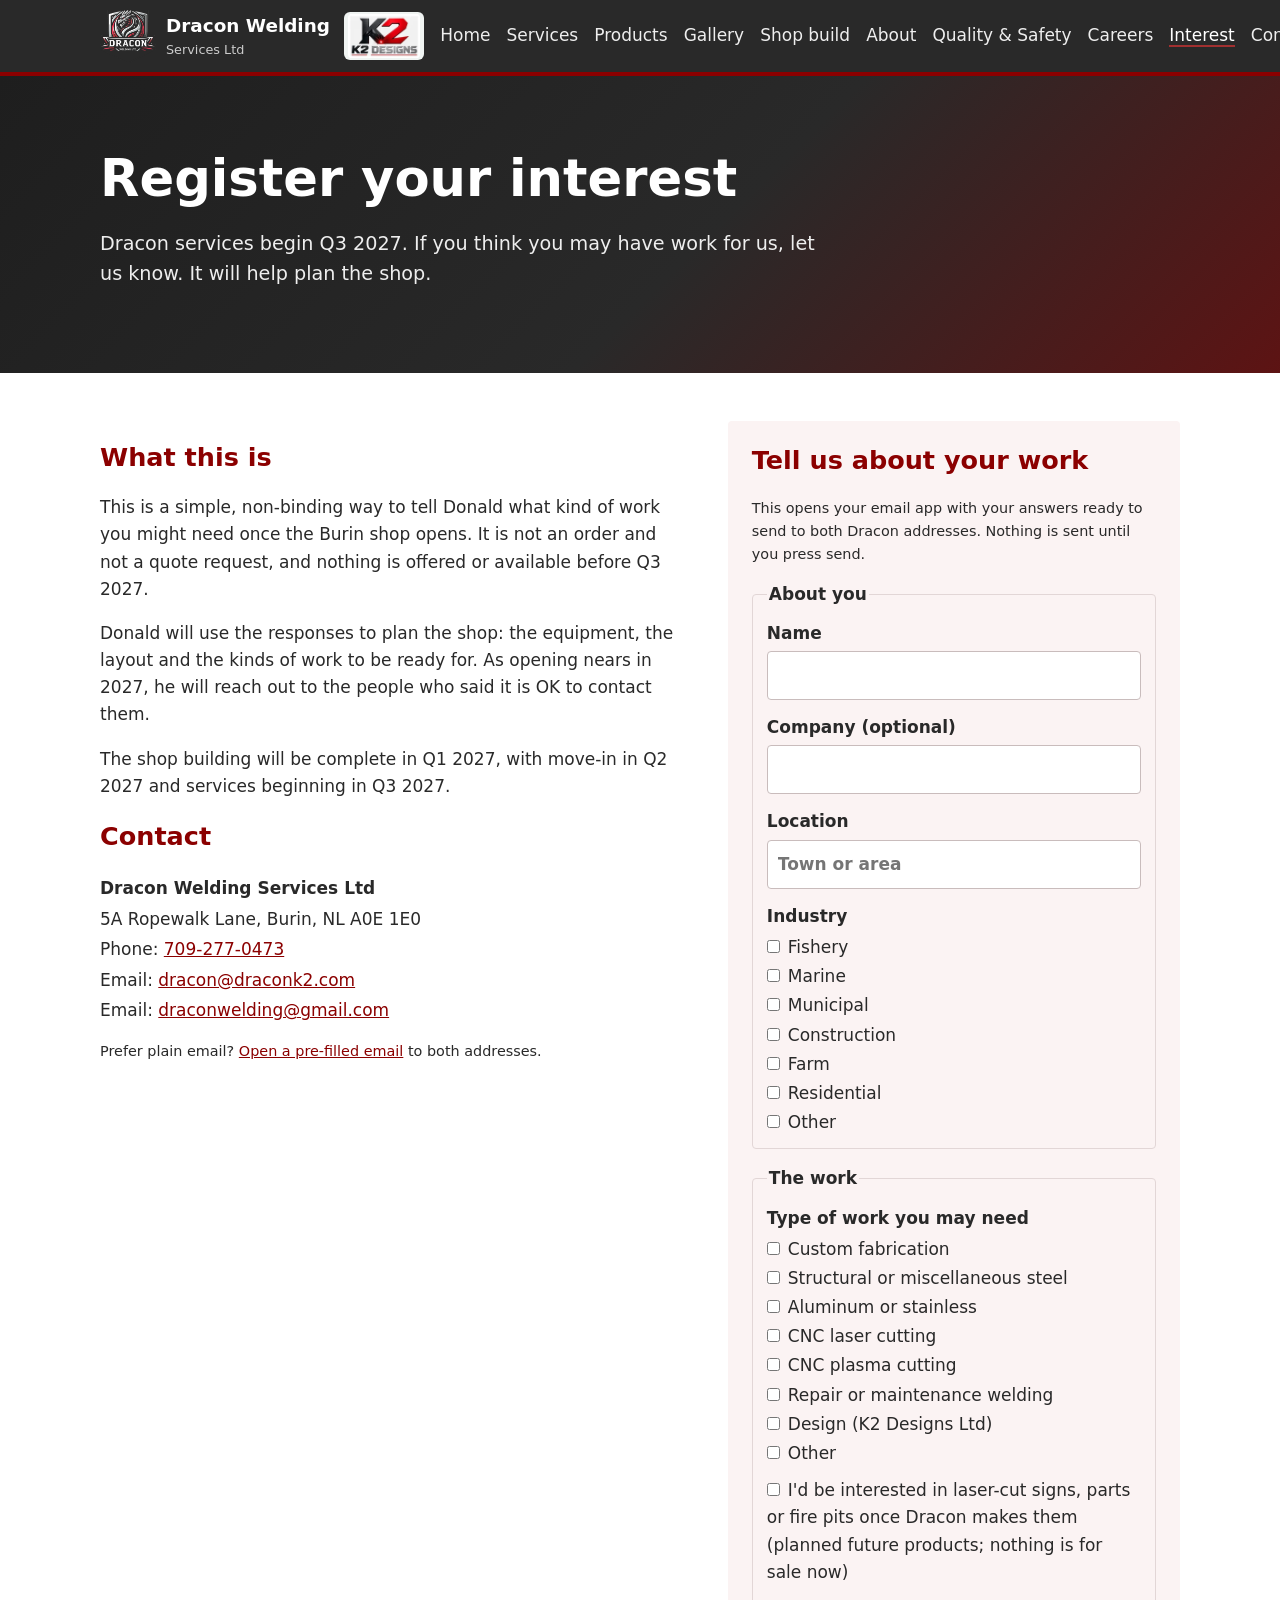
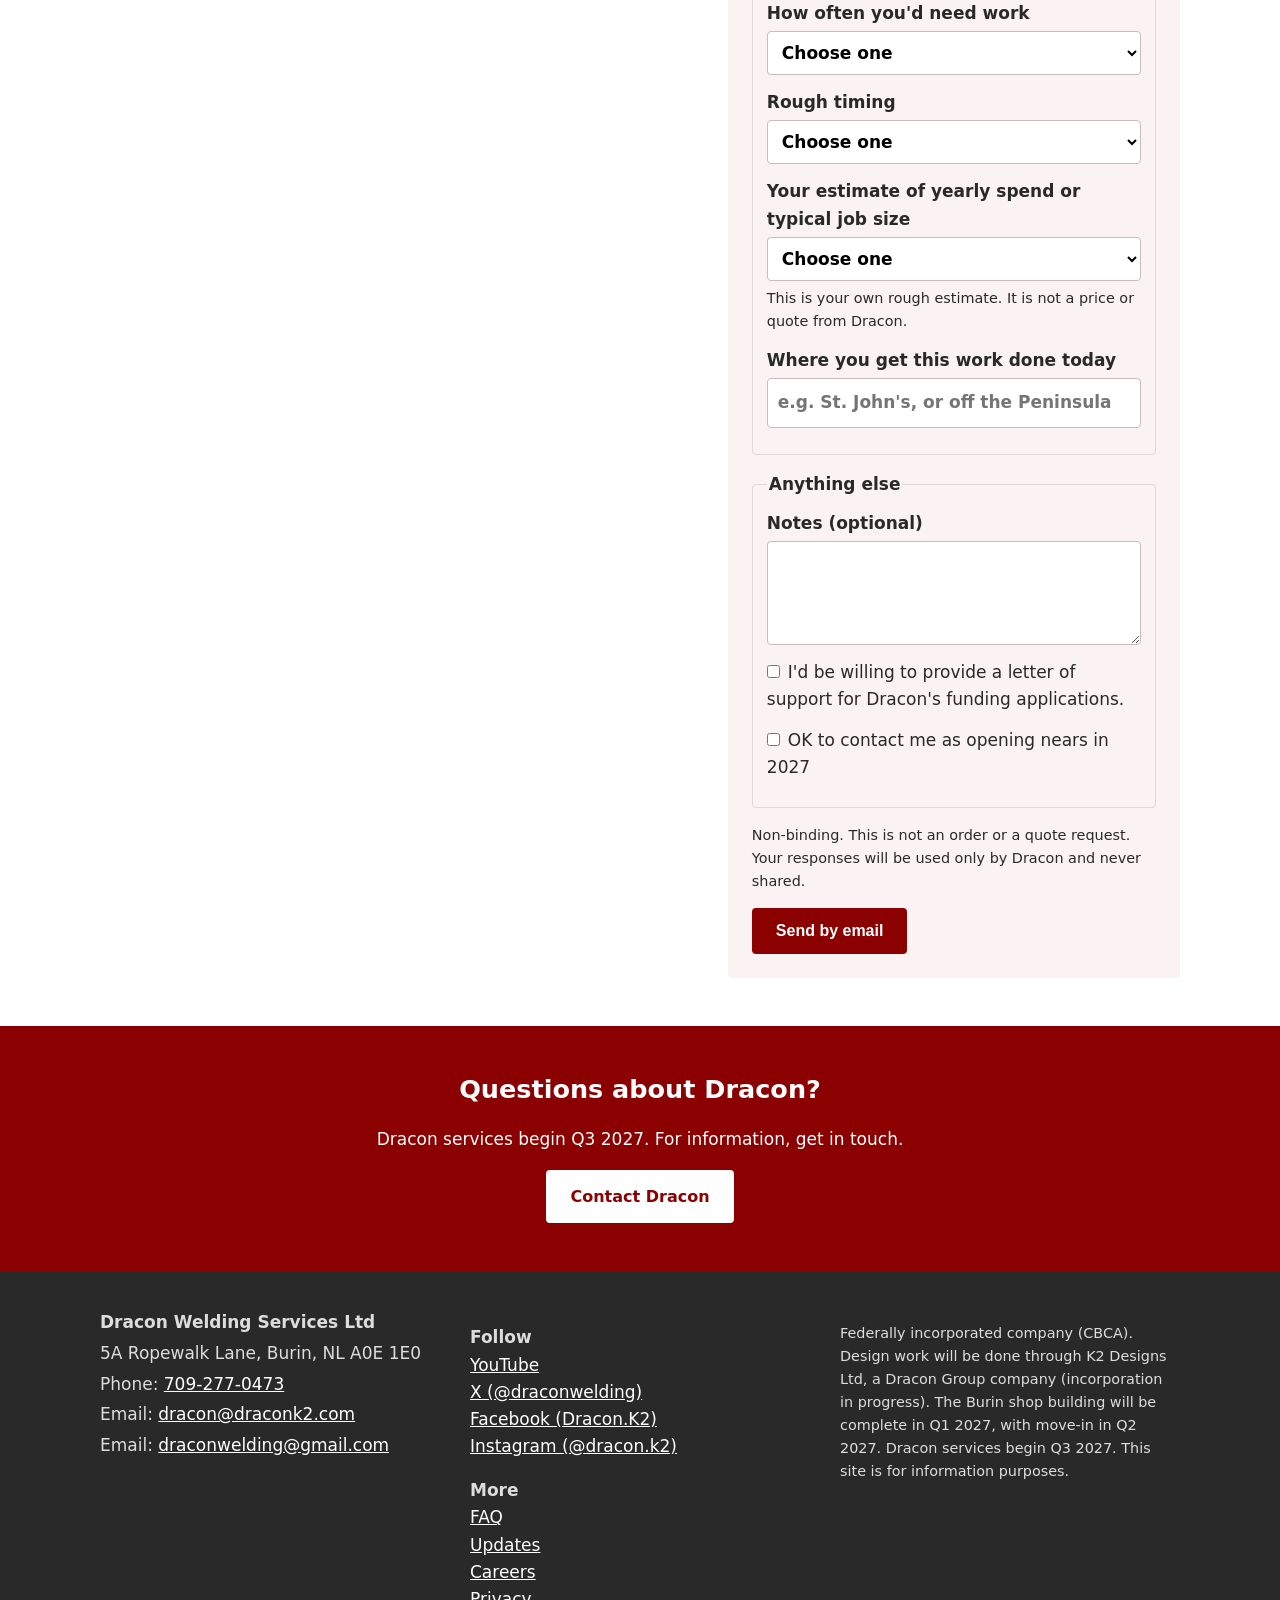
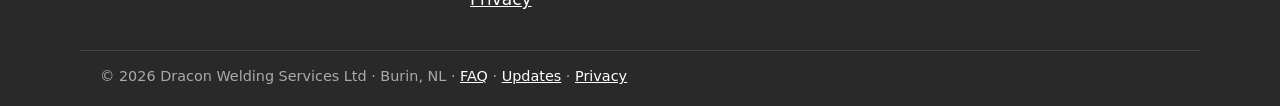
<file: interest.html>
<!doctype html><html lang="en-CA"><head><meta charset="utf-8"><meta name="viewport" content="width=device-width,initial-scale=1">
<title>Register Your Interest | Dracon Welding Services Ltd</title><meta name="description" content="Thinking of working with Dracon Welding Services Ltd when services begin in Q3 2027? Register your interest. It is non-binding and helps plan the Burin shop."><link rel="canonical" href="https://draconk2.com/interest.html">
<meta property="og:type" content="website"><meta property="og:site_name" content="Dracon Welding Services Ltd"><meta property="og:title" content="Register Your Interest | Dracon Welding Services Ltd"><meta property="og:description" content="Thinking of working with Dracon Welding Services Ltd when services begin in Q3 2027? Register your interest. It is non-binding and helps plan the Burin shop."><meta property="og:url" content="https://draconk2.com/interest.html"><meta property="og:image" content="https://draconk2.com/assets/og-image.png"><meta property="og:image:width" content="1200"><meta property="og:image:height" content="630"><meta name="twitter:card" content="summary_large_image"><meta name="twitter:title" content="Register Your Interest | Dracon Welding Services Ltd"><meta name="twitter:description" content="Thinking of working with Dracon Welding Services Ltd when services begin in Q3 2027? Register your interest. It is non-binding and helps plan the Burin shop."><meta name="twitter:image" content="https://draconk2.com/assets/og-image.png">
<link rel="icon" href="favicon.ico" sizes="any"><link rel="icon" type="image/png" sizes="32x32" href="favicon-32.png"><link rel="apple-touch-icon" href="apple-touch-icon.png"><meta name="theme-color" content="#8b0000">
<link rel="stylesheet" href="assets/style.css"></head><body>
<a class="skip" href="#main">Skip to content</a>
<header class="site"><div class="wrap hdr"><a class="brand" href="index.html"><img src="assets/dracon-logo.png" alt="Dracon Welding Services logo" width="56" height="53"><span>Dracon Welding<small>Services Ltd</small></span></a><a class="k2" href="products.html" title="K2 Designs, a Dracon Group company"><img src="assets/k2-logo.webp" alt="K2 Designs logo" width="79" height="48"></a>
<button class="menu" aria-expanded="false" aria-controls="nav">Menu</button><nav id="nav"><a href="index.html">Home</a><a href="services.html">Services</a><a href="products.html">Products</a><a href="gallery.html">Gallery</a><a href="shop.html">Shop build</a><a href="about.html">About</a><a href="quality-safety.html">Quality &amp; Safety</a><a href="careers.html">Careers</a><a href="interest.html" aria-current="page">Interest</a><a href="contact.html">Contact</a></nav></div></header>
<main id="main"><section class="hero"><div class="wrap"><h1>Register your interest</h1><p class="lead">Dracon services begin Q3 2027. If you think you may have work for us, let us know. It will help plan the shop.</p></div></section><section class="wrap split"><div><h2>What this is</h2>
<p>This is a simple, non-binding way to tell Donald what kind of work you might need once the Burin shop opens. It is not an order and not a quote request, and nothing is offered or available before Q3 2027.</p>
<p>Donald will use the responses to plan the shop: the equipment, the layout and the kinds of work to be ready for. As opening nears in 2027, he will reach out to the people who said it is OK to contact them.</p>
<p>The shop building will be complete in Q1 2027, with move-in in Q2 2027 and services beginning in Q3 2027.</p>
<h2>Contact</h2><address class="cblock"><strong>Dracon Welding Services Ltd</strong><br>
5A Ropewalk Lane, Burin, NL A0E 1E0<br>
Phone: <a href="tel:+17092770473">709-277-0473</a><br>
Email: <a href="mailto:dracon@draconk2.com">dracon@draconk2.com</a><br>
Email: <a href="mailto:draconwelding@gmail.com">draconwelding@gmail.com</a></address>
<p class="small">Prefer plain email? <a href="mailto:dracon@draconk2.com,draconwelding@gmail.com?subject=Register%20your%20interest%20-%20Dracon%20Welding%20Services&amp;body=Name%3A%20%0ACompany%3A%20%0ALocation%3A%20%0AIndustry%3A%20%0AType%20of%20work%3A%20%0AFuture%20products%3A%20laser-cut%20signs%2C%20parts%20or%20fire%20pits%3A%20%0AHow%20often%3A%20%0ARough%20timing%3A%20%0AEstimated%20yearly%20spend%20or%20typical%20job%20size%20%28my%20own%20estimate%29%3A%20%0AWhere%20I%20get%20this%20work%20done%20today%3A%20%0AWilling%20to%20provide%20a%20letter%20of%20support%20for%20funding%20applications%3A%20%0AOK%20to%20contact%20me%20as%20opening%20nears%20in%202027%3A%20%0ANotes%3A%20%0A%0AThis%20is%20non-binding%20and%20is%20not%20an%20order%20or%20quote%20request.">Open a pre-filled email</a> to both addresses.</p></div>
<form class="form" id="interest" action="mailto:dracon@draconk2.com,draconwelding@gmail.com?subject=Register%20your%20interest%20-%20Dracon%20Welding%20Services" method="post" enctype="text/plain">
<h2>Tell us about your work</h2><p class="small">This opens your email app with your answers ready to send to both Dracon addresses. Nothing is sent until you press send.</p>
<fieldset style="border:1px solid #e2d6d6;border-radius:4px;padding:12px 14px;margin:0 0 16px"><legend><strong>About you</strong></legend>
<label>Name<input name="Name" required autocomplete="name"></label>
<label>Company (optional)<input name="Company" autocomplete="organization"></label>
<label>Location<input name="Location" placeholder="Town or area"></label>
<p style="margin:0 0 4px;font-weight:600">Industry</p><div style="display:grid;grid-template-columns:repeat(auto-fit,minmax(200px,1fr));gap:2px 12px"><label style="font-weight:normal;margin:0"><input type="checkbox" name="Industry" value="Fishery" style="width:auto;display:inline;margin:0 .5rem 0 0">Fishery</label><label style="font-weight:normal;margin:0"><input type="checkbox" name="Industry" value="Marine" style="width:auto;display:inline;margin:0 .5rem 0 0">Marine</label><label style="font-weight:normal;margin:0"><input type="checkbox" name="Industry" value="Municipal" style="width:auto;display:inline;margin:0 .5rem 0 0">Municipal</label><label style="font-weight:normal;margin:0"><input type="checkbox" name="Industry" value="Construction" style="width:auto;display:inline;margin:0 .5rem 0 0">Construction</label><label style="font-weight:normal;margin:0"><input type="checkbox" name="Industry" value="Farm" style="width:auto;display:inline;margin:0 .5rem 0 0">Farm</label><label style="font-weight:normal;margin:0"><input type="checkbox" name="Industry" value="Residential" style="width:auto;display:inline;margin:0 .5rem 0 0">Residential</label><label style="font-weight:normal;margin:0"><input type="checkbox" name="Industry" value="Other" style="width:auto;display:inline;margin:0 .5rem 0 0">Other</label></div></fieldset>
<fieldset style="border:1px solid #e2d6d6;border-radius:4px;padding:12px 14px;margin:0 0 16px"><legend><strong>The work</strong></legend>
<p style="margin:0 0 4px;font-weight:600">Type of work you may need</p><div style="display:grid;grid-template-columns:repeat(auto-fit,minmax(200px,1fr));gap:2px 12px"><label style="font-weight:normal;margin:0"><input type="checkbox" name="Work" value="Custom fabrication" style="width:auto;display:inline;margin:0 .5rem 0 0">Custom fabrication</label><label style="font-weight:normal;margin:0"><input type="checkbox" name="Work" value="Structural or miscellaneous steel" style="width:auto;display:inline;margin:0 .5rem 0 0">Structural or miscellaneous steel</label><label style="font-weight:normal;margin:0"><input type="checkbox" name="Work" value="Aluminum or stainless" style="width:auto;display:inline;margin:0 .5rem 0 0">Aluminum or stainless</label><label style="font-weight:normal;margin:0"><input type="checkbox" name="Work" value="CNC laser cutting" style="width:auto;display:inline;margin:0 .5rem 0 0">CNC laser cutting</label><label style="font-weight:normal;margin:0"><input type="checkbox" name="Work" value="CNC plasma cutting" style="width:auto;display:inline;margin:0 .5rem 0 0">CNC plasma cutting</label><label style="font-weight:normal;margin:0"><input type="checkbox" name="Work" value="Repair or maintenance welding" style="width:auto;display:inline;margin:0 .5rem 0 0">Repair or maintenance welding</label><label style="font-weight:normal;margin:0"><input type="checkbox" name="Work" value="Design (K2 Designs Ltd)" style="width:auto;display:inline;margin:0 .5rem 0 0">Design (K2 Designs Ltd)</label><label style="font-weight:normal;margin:0"><input type="checkbox" name="Work" value="Other" style="width:auto;display:inline;margin:0 .5rem 0 0">Other</label></div>
<label style="font-weight:normal;margin-top:10px"><input type="checkbox" name="Products" value="Yes" style="width:auto;display:inline;margin:0 .5rem 0 0">I'd be interested in laser-cut signs, parts or fire pits once Dracon makes them (planned future products; nothing is for sale now)</label>
<label>How often you'd need work<select name="Often"><option value="">Choose one</option><option>One-off</option><option>Monthly</option><option>Seasonal</option><option>Ongoing / as needed</option></select></label>
<label>Rough timing<select name="Timing"><option value="">Choose one</option><option>Q3 2027</option><option>Q4 2027</option><option>2028 or later</option><option>Not sure yet</option></select></label>
<label>Your estimate of yearly spend or typical job size<select name="Spend"><option value="">Choose one</option><option>Under $5K</option><option>$5K-$25K</option><option>$25K-$100K</option><option>Over $100K</option><option>Not sure</option></select></label>
<p class="small" style="margin-top:-8px">This is your own rough estimate. It is not a price or quote from Dracon.</p>
<label>Where you get this work done today<input name="Today" placeholder="e.g. St. John's, or off the Peninsula"></label></fieldset>
<fieldset style="border:1px solid #e2d6d6;border-radius:4px;padding:12px 14px;margin:0 0 16px"><legend><strong>Anything else</strong></legend>
<label>Notes (optional)<textarea name="Notes" rows="3"></textarea></label>
<label style="font-weight:normal"><input type="checkbox" name="Support" value="Yes" style="width:auto;display:inline;margin:0 .5rem 0 0">I'd be willing to provide a letter of support for Dracon's funding applications.</label>
<label style="font-weight:normal"><input type="checkbox" name="Contact" value="Yes" style="width:auto;display:inline;margin:0 .5rem 0 0">OK to contact me as opening nears in 2027</label></fieldset>
<p class="small">Non-binding. This is not an order or a quote request. Your responses will be used only by Dracon and never shared.</p>
<button class="btn" type="submit">Send by email</button></form></section>
<script>document.getElementById('interest').addEventListener('submit',function(e){e.preventDefault();var f=this;
function v(n){var el=f.elements[n];return el?(el.value||'').trim():''}
function c(n){return [].slice.call(f.querySelectorAll('input[name="'+n+'"]:checked')).map(function(x){return x.value}).join(', ')}
function y(n){return f.querySelector('input[name="'+n+'"]').checked?'Yes':'No'}
var L=[['Name',v('Name')],['Company',v('Company')],['Location',v('Location')],['Industry',c('Industry')],['Type of work',c('Work')],['Future products: laser-cut signs, parts or fire pits',y('Products')],['How often',v('Often')],['Rough timing',v('Timing')],['Estimated yearly spend or typical job size (my own estimate)',v('Spend')],['Where I get this work done today',v('Today')],['Willing to provide a letter of support for funding applications',y('Support')],['OK to contact me as opening nears in 2027',y('Contact')],['Notes',v('Notes')]];
var b=L.map(function(p){return p[0]+': '+(p[1]||'-')}).join('\n')+'\n\nThis is non-binding and is not an order or quote request.';
var u='mailto:dracon@draconk2.com,draconwelding@gmail.com?subject='+encodeURIComponent('Register your interest - Dracon Welding Services')+'&body='+encodeURIComponent(b);
f.setAttribute('data-mailto',u);window.location.href=u;});</script><section class="cta"><div class="wrap"><h2>Questions about Dracon?</h2><p>Dracon services begin Q3 2027. For information, get in touch.</p><a class="btn light" href="contact.html">Contact Dracon</a></div></section></main>
<footer class="site"><div class="wrap fgrid"><div><address class="cblock"><strong>Dracon Welding Services Ltd</strong><br>
5A Ropewalk Lane, Burin, NL A0E 1E0<br>
Phone: <a href="tel:+17092770473">709-277-0473</a><br>
Email: <a href="mailto:dracon@draconk2.com">dracon@draconk2.com</a><br>
Email: <a href="mailto:draconwelding@gmail.com">draconwelding@gmail.com</a></address></div><div><p><strong>Follow</strong><br><a href="https://www.youtube.com/@draconwelding" rel="noopener">YouTube</a><br><a href="https://x.com/draconwelding" rel="noopener">X (@draconwelding)</a><br><a href="https://www.facebook.com/profile.php?id=61595989337278" rel="noopener">Facebook (Dracon.K2)</a><br><a href="https://www.instagram.com/dracon.k2/" rel="noopener">Instagram (@dracon.k2)</a></p><p><strong>More</strong><br><a href="faq.html">FAQ</a><br><a href="updates.html">Updates</a><br><a href="careers.html">Careers</a><br><a href="privacy.html">Privacy</a></p></div>
<div><p class="small">Federally incorporated company (CBCA). Design work will be done through K2 Designs Ltd, a Dracon Group company (incorporation in progress). The Burin shop building will be complete in Q1 2027, with move-in in Q2 2027. Dracon services begin Q3 2027. This site is for information purposes.</p></div></div>
<div class="wrap small copy">&copy; 2026 Dracon Welding Services Ltd &middot; Burin, NL &middot; <a href="faq.html">FAQ</a> &middot; <a href="updates.html">Updates</a> &middot; <a href="privacy.html">Privacy</a></div></footer>
<script>const b=document.querySelector('.menu'),n=document.getElementById('nav');b.onclick=()=>{const o=n.classList.toggle('open');b.setAttribute('aria-expanded',o)};</script>
<!-- Cloudflare Web Analytics --><script type='module' src='https://static.cloudflareinsights.com/beacon.min.js' data-cf-beacon='{"token": "26a3435d67ae4c31940ba5db5e895312"}'></script><!-- End Cloudflare Web Analytics -->
</body></html>
</file>
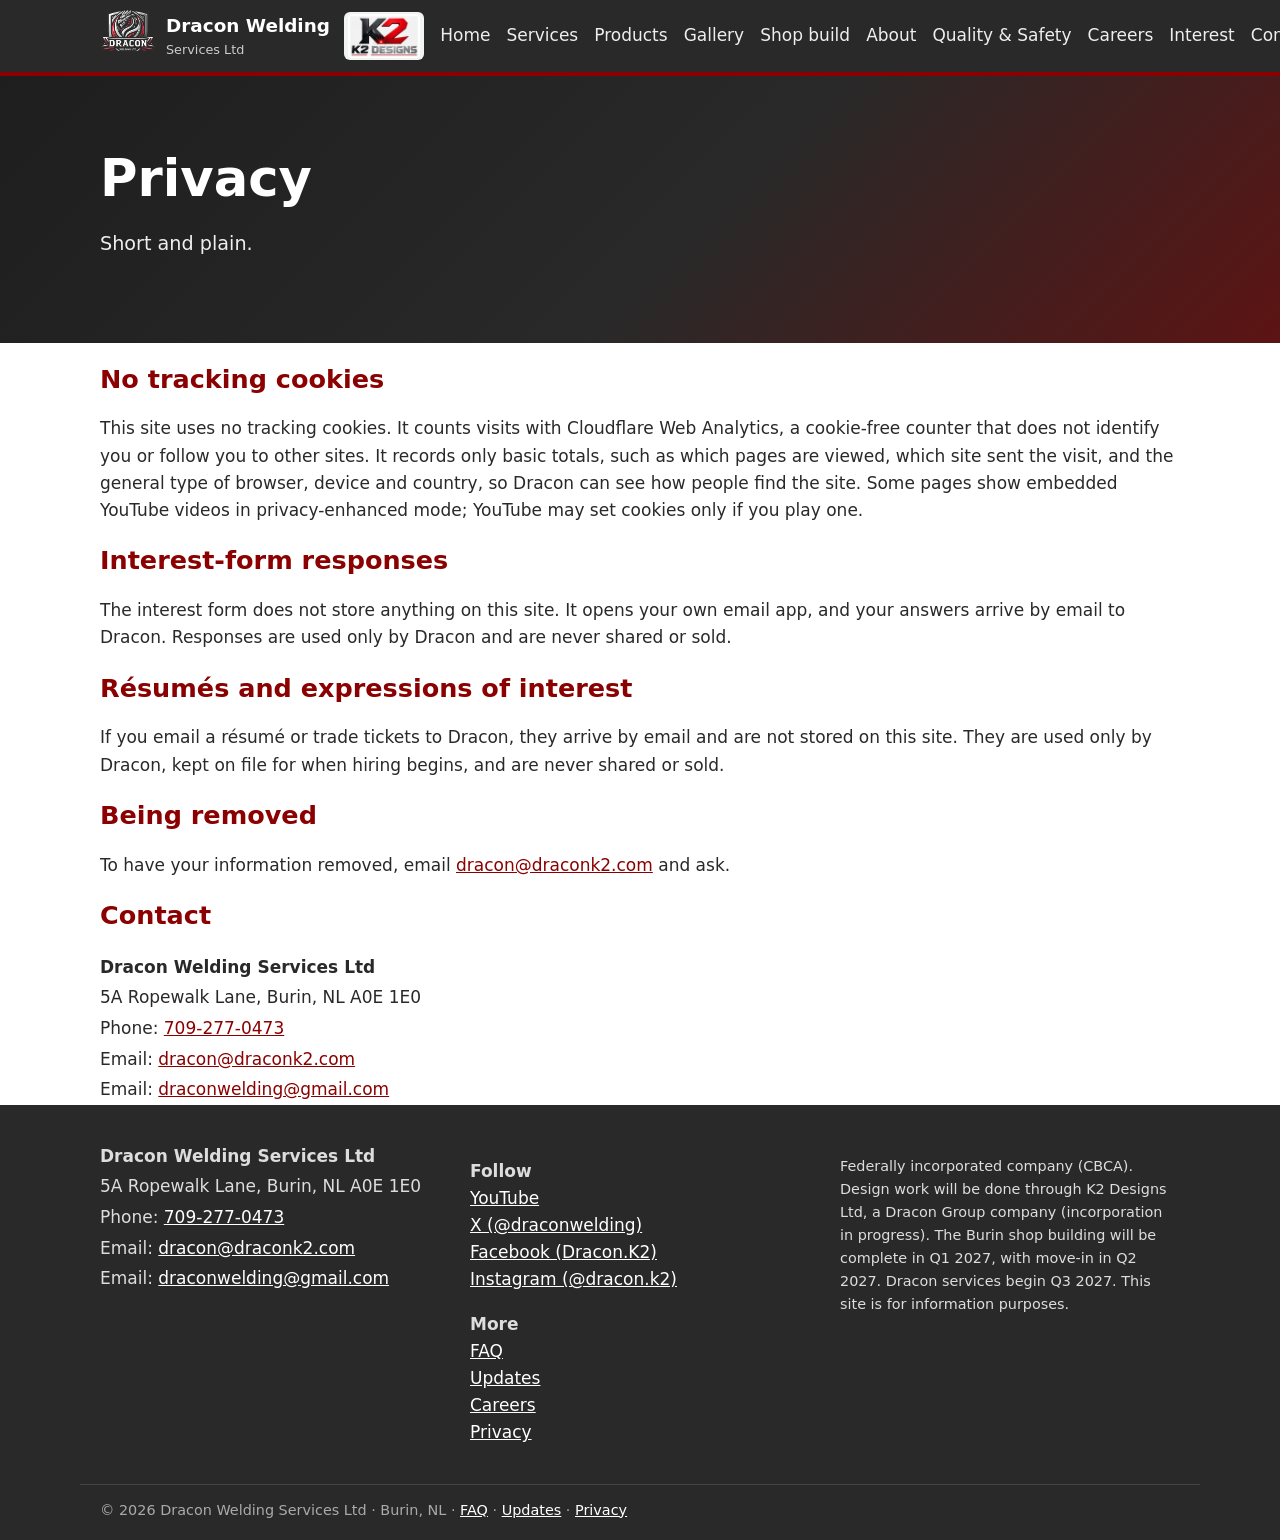
<file: privacy.html>
<!doctype html><html lang="en-CA"><head><meta charset="utf-8"><meta name="viewport" content="width=device-width,initial-scale=1">
<title>Privacy | Dracon Welding Services Ltd</title><meta name="description" content="How Dracon Welding Services Ltd handles information: no tracking cookies, a cookie-free visit counter, and interest-form responses and résumés used only by Dracon and never shared or sold."><link rel="canonical" href="https://draconk2.com/privacy.html">
<meta property="og:type" content="website"><meta property="og:site_name" content="Dracon Welding Services Ltd"><meta property="og:title" content="Privacy | Dracon Welding Services Ltd"><meta property="og:description" content="How Dracon Welding Services Ltd handles information: no tracking cookies, a cookie-free visit counter, and interest-form responses and résumés used only by Dracon and never shared or sold."><meta property="og:url" content="https://draconk2.com/privacy.html"><meta property="og:image" content="https://draconk2.com/assets/og-image.png"><meta property="og:image:width" content="1200"><meta property="og:image:height" content="630"><meta name="twitter:card" content="summary_large_image"><meta name="twitter:title" content="Privacy | Dracon Welding Services Ltd"><meta name="twitter:description" content="How Dracon Welding Services Ltd handles information: no tracking cookies, a cookie-free visit counter, and interest-form responses and résumés used only by Dracon and never shared or sold."><meta name="twitter:image" content="https://draconk2.com/assets/og-image.png">
<link rel="icon" href="favicon.ico" sizes="any"><link rel="icon" type="image/png" sizes="32x32" href="favicon-32.png"><link rel="apple-touch-icon" href="apple-touch-icon.png"><meta name="theme-color" content="#8b0000">
<link rel="stylesheet" href="assets/style.css"></head><body>
<a class="skip" href="#main">Skip to content</a>
<header class="site"><div class="wrap hdr"><a class="brand" href="index.html"><img src="assets/dracon-logo.png" alt="Dracon Welding Services logo" width="56" height="53"><span>Dracon Welding<small>Services Ltd</small></span></a><a class="k2" href="products.html" title="K2 Designs, a Dracon Group company"><img src="assets/k2-logo.webp" alt="K2 Designs logo" width="79" height="48"></a>
<button class="menu" aria-expanded="false" aria-controls="nav">Menu</button><nav id="nav"><a href="index.html">Home</a><a href="services.html">Services</a><a href="products.html">Products</a><a href="gallery.html">Gallery</a><a href="shop.html">Shop build</a><a href="about.html">About</a><a href="quality-safety.html">Quality &amp; Safety</a><a href="careers.html">Careers</a><a href="interest.html">Interest</a><a href="contact.html">Contact</a></nav></div></header>
<main id="main"><section class="hero"><div class="wrap"><h1>Privacy</h1><p class="lead">Short and plain.</p></div></section><section class="wrap"><h2>No tracking cookies</h2><p>This site uses no tracking cookies. It counts visits with Cloudflare Web Analytics, a cookie-free counter that does not identify you or follow you to other sites. It records only basic totals, such as which pages are viewed, which site sent the visit, and the general type of browser, device and country, so Dracon can see how people find the site. Some pages show embedded YouTube videos in privacy-enhanced mode; YouTube may set cookies only if you play one.</p>
<h2>Interest-form responses</h2><p>The interest form does not store anything on this site. It opens your own email app, and your answers arrive by email to Dracon. Responses are used only by Dracon and are never shared or sold.</p>
<h2>Résumés and expressions of interest</h2><p>If you email a résumé or trade tickets to Dracon, they arrive by email and are not stored on this site. They are used only by Dracon, kept on file for when hiring begins, and are never shared or sold.</p>
<h2>Being removed</h2><p>To have your information removed, email <a href="mailto:dracon@draconk2.com">dracon@draconk2.com</a> and ask.</p><h2>Contact</h2><address class="cblock"><strong>Dracon Welding Services Ltd</strong><br>
5A Ropewalk Lane, Burin, NL A0E 1E0<br>
Phone: <a href="tel:+17092770473">709-277-0473</a><br>
Email: <a href="mailto:dracon@draconk2.com">dracon@draconk2.com</a><br>
Email: <a href="mailto:draconwelding@gmail.com">draconwelding@gmail.com</a></address></section></main>
<footer class="site"><div class="wrap fgrid"><div><address class="cblock"><strong>Dracon Welding Services Ltd</strong><br>
5A Ropewalk Lane, Burin, NL A0E 1E0<br>
Phone: <a href="tel:+17092770473">709-277-0473</a><br>
Email: <a href="mailto:dracon@draconk2.com">dracon@draconk2.com</a><br>
Email: <a href="mailto:draconwelding@gmail.com">draconwelding@gmail.com</a></address></div><div><p><strong>Follow</strong><br><a href="https://www.youtube.com/@draconwelding" rel="noopener">YouTube</a><br><a href="https://x.com/draconwelding" rel="noopener">X (@draconwelding)</a><br><a href="https://www.facebook.com/profile.php?id=61595989337278" rel="noopener">Facebook (Dracon.K2)</a><br><a href="https://www.instagram.com/dracon.k2/" rel="noopener">Instagram (@dracon.k2)</a></p><p><strong>More</strong><br><a href="faq.html">FAQ</a><br><a href="updates.html">Updates</a><br><a href="careers.html">Careers</a><br><a href="privacy.html">Privacy</a></p></div>
<div><p class="small">Federally incorporated company (CBCA). Design work will be done through K2 Designs Ltd, a Dracon Group company (incorporation in progress). The Burin shop building will be complete in Q1 2027, with move-in in Q2 2027. Dracon services begin Q3 2027. This site is for information purposes.</p></div></div>
<div class="wrap small copy">&copy; 2026 Dracon Welding Services Ltd &middot; Burin, NL &middot; <a href="faq.html">FAQ</a> &middot; <a href="updates.html">Updates</a> &middot; <a href="privacy.html">Privacy</a></div></footer>
<script>const b=document.querySelector('.menu'),n=document.getElementById('nav');b.onclick=()=>{const o=n.classList.toggle('open');b.setAttribute('aria-expanded',o)};</script>
<!-- Cloudflare Web Analytics --><script type='module' src='https://static.cloudflareinsights.com/beacon.min.js' data-cf-beacon='{"token": "26a3435d67ae4c31940ba5db5e895312"}'></script><!-- End Cloudflare Web Analytics -->
</body></html>
</file>
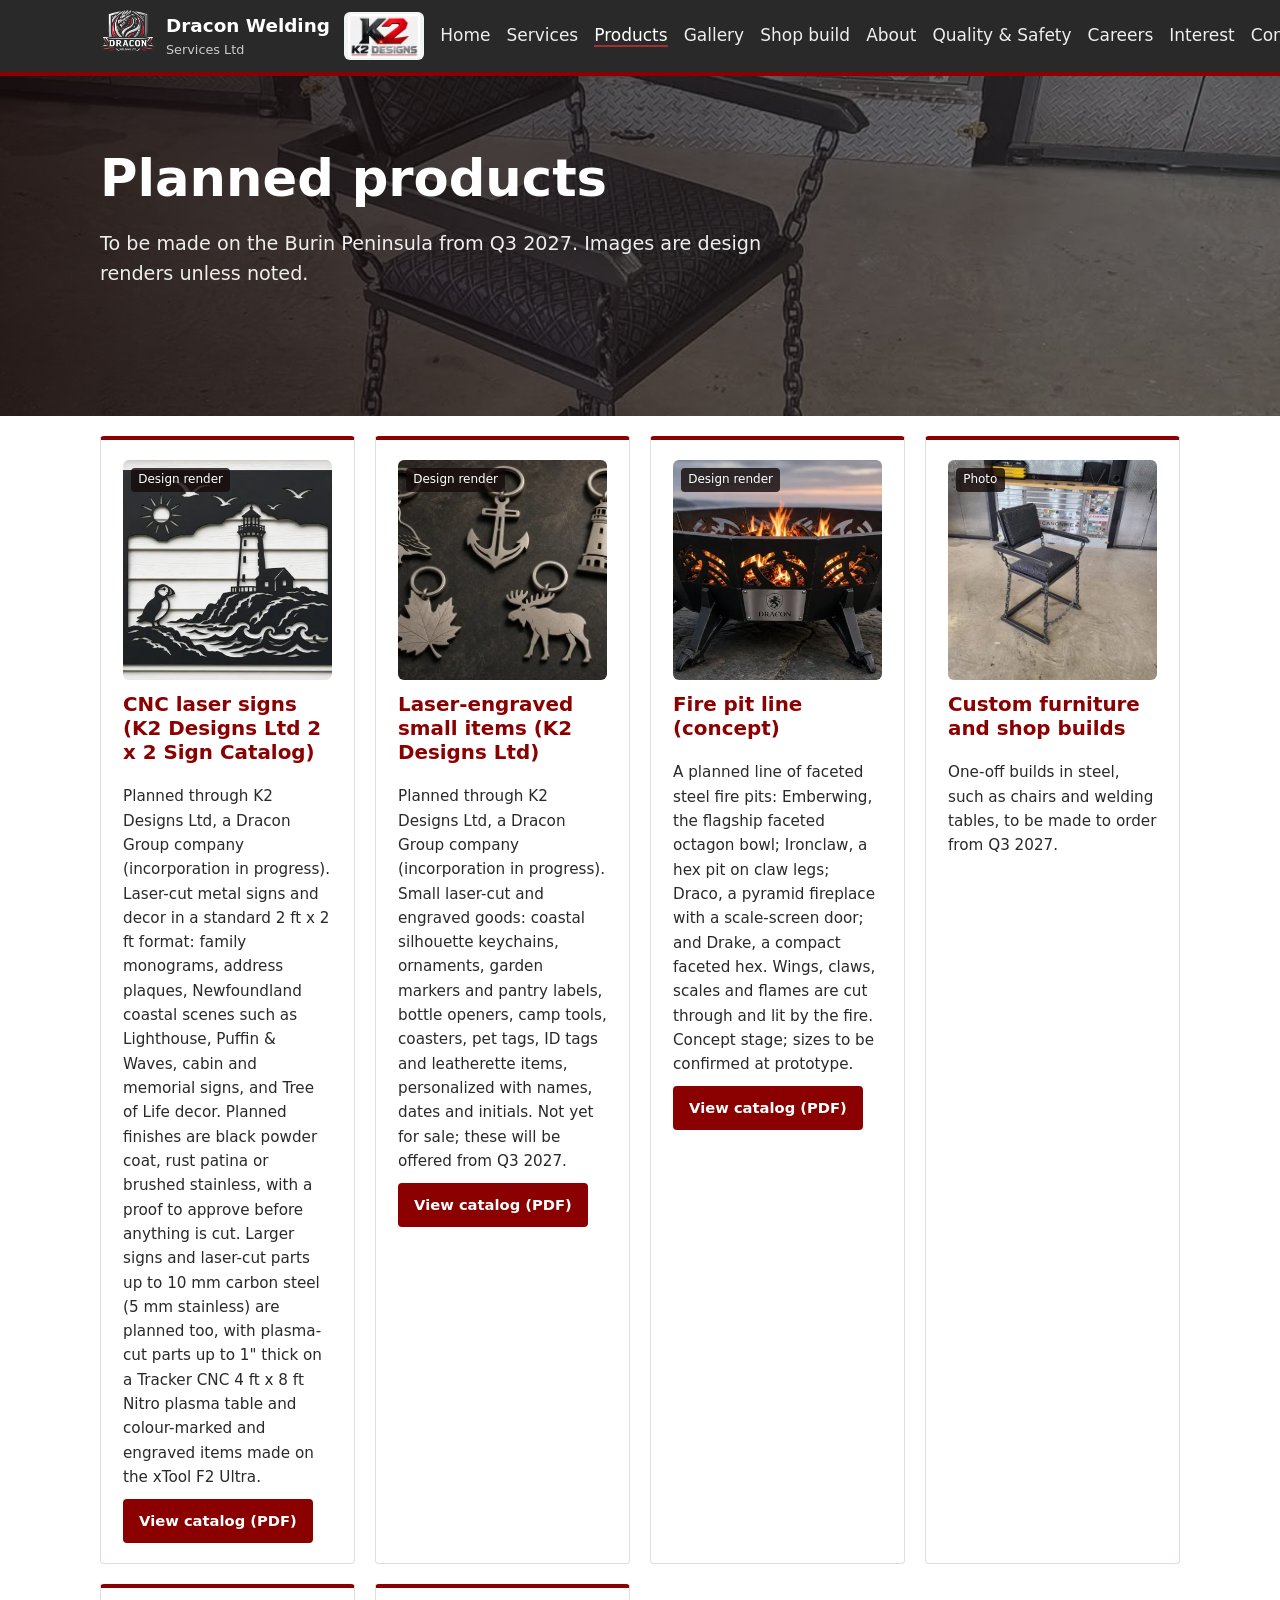
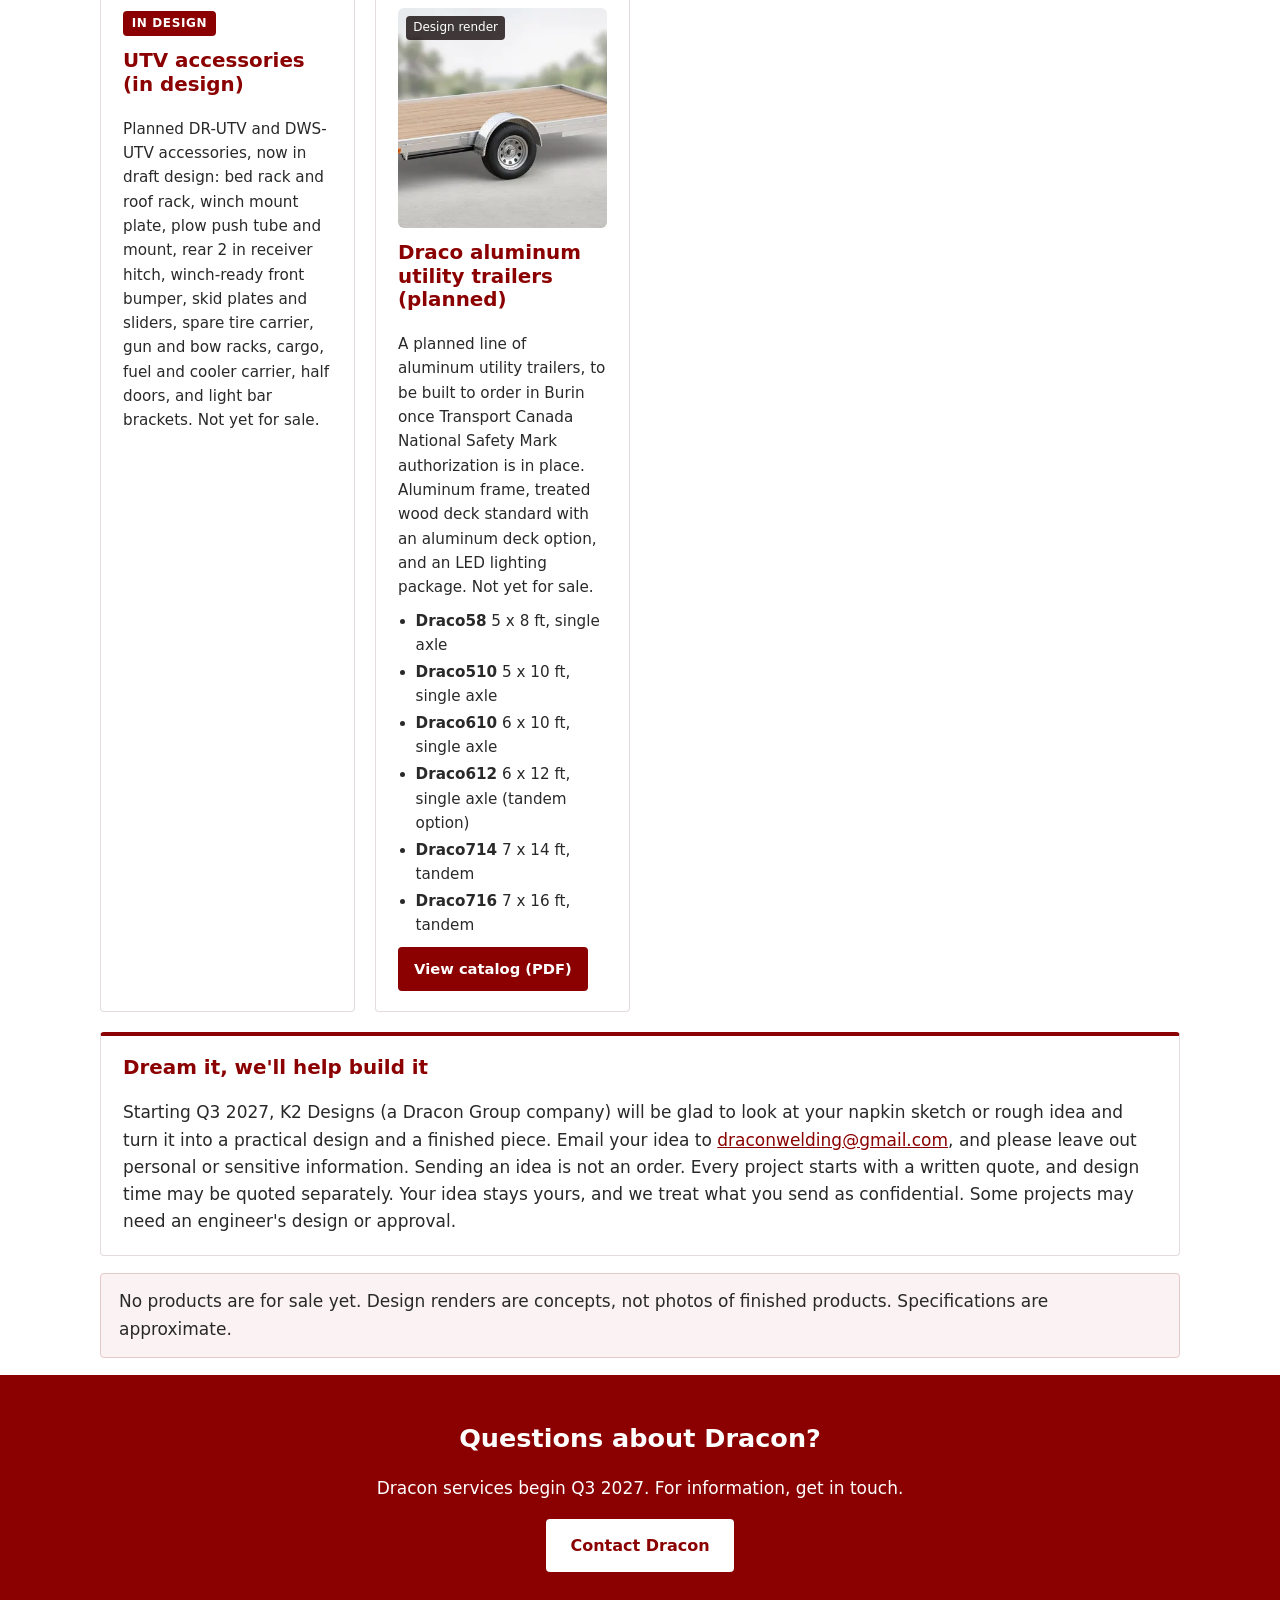
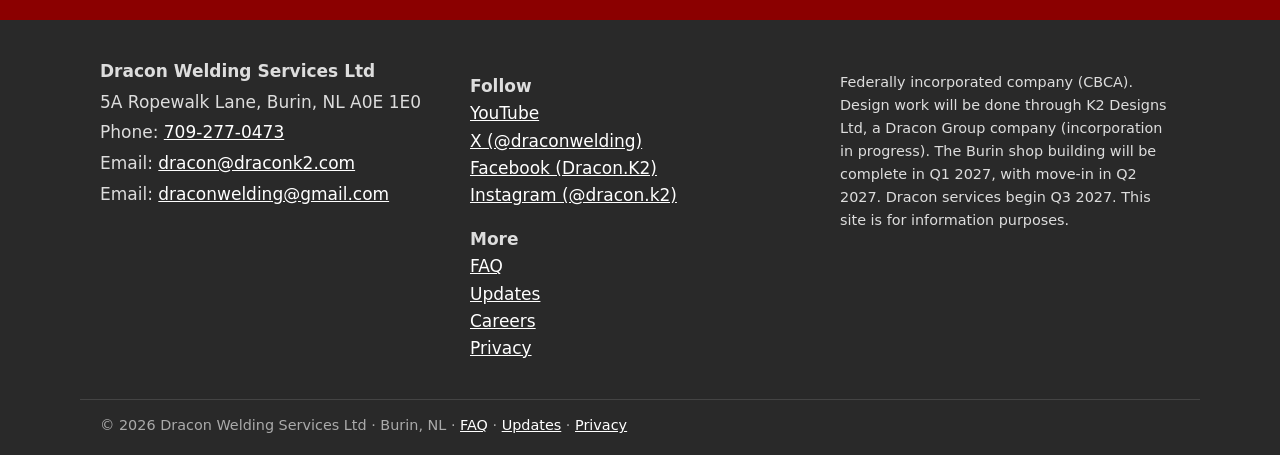
<file: products.html>
<!doctype html><html lang="en-CA"><head><meta charset="utf-8"><meta name="viewport" content="width=device-width,initial-scale=1">
<title>Products | Dracon Welding Services Ltd</title><meta name="description" content="CNC laser signs and parts, fire pits and the planned Draco aluminum utility trailer line planned by Dracon Welding Services in Burin, NL. Services and products begin Q3 2027."><link rel="canonical" href="https://draconk2.com/products.html">
<meta property="og:type" content="website"><meta property="og:site_name" content="Dracon Welding Services Ltd"><meta property="og:title" content="Products | Dracon Welding Services Ltd"><meta property="og:description" content="CNC laser signs and parts, fire pits and the planned Draco aluminum utility trailer line planned by Dracon Welding Services in Burin, NL. Services and products begin Q3 2027."><meta property="og:url" content="https://draconk2.com/products.html"><meta property="og:image" content="https://draconk2.com/assets/og-image.png"><meta property="og:image:width" content="1200"><meta property="og:image:height" content="630"><meta name="twitter:card" content="summary_large_image"><meta name="twitter:title" content="Products | Dracon Welding Services Ltd"><meta name="twitter:description" content="CNC laser signs and parts, fire pits and the planned Draco aluminum utility trailer line planned by Dracon Welding Services in Burin, NL. Services and products begin Q3 2027."><meta name="twitter:image" content="https://draconk2.com/assets/og-image.png">
<link rel="icon" href="favicon.ico" sizes="any"><link rel="icon" type="image/png" sizes="32x32" href="favicon-32.png"><link rel="apple-touch-icon" href="apple-touch-icon.png"><meta name="theme-color" content="#8b0000">
<link rel="stylesheet" href="assets/style.css"></head><body>
<a class="skip" href="#main">Skip to content</a>
<header class="site"><div class="wrap hdr"><a class="brand" href="index.html"><img src="assets/dracon-logo.png" alt="Dracon Welding Services logo" width="56" height="53"><span>Dracon Welding<small>Services Ltd</small></span></a><a class="k2" href="products.html" title="K2 Designs, a Dracon Group company"><img src="assets/k2-logo.webp" alt="K2 Designs logo" width="79" height="48"></a>
<button class="menu" aria-expanded="false" aria-controls="nav">Menu</button><nav id="nav"><a href="index.html">Home</a><a href="services.html">Services</a><a href="products.html" aria-current="page">Products</a><a href="gallery.html">Gallery</a><a href="shop.html">Shop build</a><a href="about.html">About</a><a href="quality-safety.html">Quality &amp; Safety</a><a href="careers.html">Careers</a><a href="interest.html">Interest</a><a href="contact.html">Contact</a></nav></div></header>
<main id="main"><section class="hero photo" style="background-image:linear-gradient(90deg,rgba(20,10,10,.88),rgba(41,41,41,.55)),url(assets/img/hero-products.webp)"><div class="wrap"><h1>Planned products</h1><p class="lead">To be made on the Burin Peninsula from Q3 2027. Images are design renders unless noted.</p></div></section><section class="wrap"><div class="cards prod"><article class="card"><figure class="pf"><img src="assets/img/render-sign-lighthouse-sm.webp" alt="Lighthouse, Puffin and Waves sign, design render" loading="lazy" width="600" height="450"><figcaption>Design render</figcaption></figure><h3>CNC laser signs (K2 Designs Ltd 2 x 2 Sign Catalog)</h3><div class="d">Planned through K2 Designs Ltd, a Dracon Group company (incorporation in progress). Laser-cut metal signs and decor in a standard 2 ft x 2 ft format: family monograms, address plaques, Newfoundland coastal scenes such as Lighthouse, Puffin &amp; Waves, cabin and memorial signs, and Tree of Life decor. Planned finishes are black powder coat, rust patina or brushed stainless, with a proof to approve before anything is cut. Larger signs and laser-cut parts up to 10 mm carbon steel (5 mm stainless) are planned too, with plasma-cut parts up to 1&quot; thick on a Tracker CNC 4 ft x 8 ft Nitro plasma table and colour-marked and engraved items made on the xTool F2 Ultra.</div><p class="catbtn"><a class="btn" href="catalogs/k2-sign-catalog-web-edition.pdf" target="_blank" rel="noopener">View catalog (PDF)</a></p></article><article class="card"><figure class="pf"><img src="assets/img/render-engraved-keychains-sm.webp" alt="Coastal silhouette keychains, design render" loading="lazy" width="600" height="450"><figcaption>Design render</figcaption></figure><h3>Laser-engraved small items (K2 Designs Ltd)</h3><div class="d">Planned through K2 Designs Ltd, a Dracon Group company (incorporation in progress). Small laser-cut and engraved goods: coastal silhouette keychains, ornaments, garden markers and pantry labels, bottle openers, camp tools, coasters, pet tags, ID tags and leatherette items, personalized with names, dates and initials. Not yet for sale; these will be offered from Q3 2027.</div><p class="catbtn"><a class="btn" href="catalogs/k2-small-engraved-catalog-web-edition.pdf" target="_blank" rel="noopener">View catalog (PDF)</a></p></article><article class="card"><figure class="pf"><img src="assets/img/render-firepit-emberwing-sm.webp" alt="Emberwing fire pit, design render" loading="lazy" width="600" height="450"><figcaption>Design render</figcaption></figure><h3>Fire pit line (concept)</h3><div class="d">A planned line of faceted steel fire pits: Emberwing, the flagship faceted octagon bowl; Ironclaw, a hex pit on claw legs; Draco, a pyramid fireplace with a scale-screen door; and Drake, a compact faceted hex. Wings, claws, scales and flames are cut through and lit by the fire. Concept stage; sizes to be confirmed at prototype.</div><p class="catbtn"><a class="btn" href="catalogs/dracon-firepit-concept-web-edition.pdf" target="_blank" rel="noopener">View catalog (PDF)</a></p></article><article class="card"><figure class="pf"><img src="assets/img/custom-chair-sm.webp" alt="Custom steel chair with chain detail, photo" loading="lazy" width="600" height="450"><figcaption>Photo</figcaption></figure><h3>Custom furniture and shop builds</h3><div class="d">One-off builds in steel, such as chairs and welding tables, to be made to order from Q3 2027.</div></article><article class="card"><div class="inds">In design</div><h3>UTV accessories (in design)</h3><div class="d">Planned DR-UTV and DWS-UTV accessories, now in draft design: bed rack and roof rack, winch mount plate, plow push tube and mount, rear 2 in receiver hitch, winch-ready front bumper, skid plates and sliders, spare tire carrier, gun and bow racks, cargo, fuel and cooler carrier, half doors, and light bar brackets. Not yet for sale.</div></article><article class="card"><figure class="pf"><img src="assets/img/render-draco510-sm.webp" alt="Draco510 aluminum utility trailer, design render" loading="lazy" width="600" height="450"><figcaption>Design render</figcaption></figure><h3>Draco aluminum utility trailers (planned)</h3><div class="d">A planned line of aluminum utility trailers, to be built to order in Burin once Transport Canada National Safety Mark authorization is in place. Aluminum frame, treated wood deck standard with an aluminum deck option, and an LED lighting package. Not yet for sale.<ul class="models"><li><b>Draco58</b> 5 x 8 ft, single axle</li><li><b>Draco510</b> 5 x 10 ft, single axle</li><li><b>Draco610</b> 6 x 10 ft, single axle</li><li><b>Draco612</b> 6 x 12 ft, single axle (tandem option)</li><li><b>Draco714</b> 7 x 14 ft, tandem</li><li><b>Draco716</b> 7 x 16 ft, tandem</li></ul></div><p class="catbtn"><a class="btn" href="catalogs/dracon-trailer-catalog-web-edition.pdf" target="_blank" rel="noopener">View catalog (PDF)</a></p></article></div><article class="card" style="margin-top:18px"><h3>Dream it, we'll help build it</h3><div class="d">Starting Q3 2027, K2 Designs (a Dracon Group company) will be glad to look at your napkin sketch or rough idea and turn it into a practical design and a finished piece. Email your idea to <a href="mailto:draconwelding@gmail.com">draconwelding@gmail.com</a>, and please leave out personal or sensitive information. Sending an idea is not an order. Every project starts with a written quote, and design time may be quoted separately. Your idea stays yours, and we treat what you send as confidential. Some projects may need an engineer's design or approval.</div></article><p class="note">No products are for sale yet. Design renders are concepts, not photos of finished products. Specifications are approximate.</p></section><section class="cta"><div class="wrap"><h2>Questions about Dracon?</h2><p>Dracon services begin Q3 2027. For information, get in touch.</p><a class="btn light" href="contact.html">Contact Dracon</a></div></section></main>
<footer class="site"><div class="wrap fgrid"><div><address class="cblock"><strong>Dracon Welding Services Ltd</strong><br>
5A Ropewalk Lane, Burin, NL A0E 1E0<br>
Phone: <a href="tel:+17092770473">709-277-0473</a><br>
Email: <a href="mailto:dracon@draconk2.com">dracon@draconk2.com</a><br>
Email: <a href="mailto:draconwelding@gmail.com">draconwelding@gmail.com</a></address></div><div><p><strong>Follow</strong><br><a href="https://www.youtube.com/@draconwelding" rel="noopener">YouTube</a><br><a href="https://x.com/draconwelding" rel="noopener">X (@draconwelding)</a><br><a href="https://www.facebook.com/profile.php?id=61595989337278" rel="noopener">Facebook (Dracon.K2)</a><br><a href="https://www.instagram.com/dracon.k2/" rel="noopener">Instagram (@dracon.k2)</a></p><p><strong>More</strong><br><a href="faq.html">FAQ</a><br><a href="updates.html">Updates</a><br><a href="careers.html">Careers</a><br><a href="privacy.html">Privacy</a></p></div>
<div><p class="small">Federally incorporated company (CBCA). Design work will be done through K2 Designs Ltd, a Dracon Group company (incorporation in progress). The Burin shop building will be complete in Q1 2027, with move-in in Q2 2027. Dracon services begin Q3 2027. This site is for information purposes.</p></div></div>
<div class="wrap small copy">&copy; 2026 Dracon Welding Services Ltd &middot; Burin, NL &middot; <a href="faq.html">FAQ</a> &middot; <a href="updates.html">Updates</a> &middot; <a href="privacy.html">Privacy</a></div></footer>
<script>const b=document.querySelector('.menu'),n=document.getElementById('nav');b.onclick=()=>{const o=n.classList.toggle('open');b.setAttribute('aria-expanded',o)};</script>
<!-- Cloudflare Web Analytics --><script type='module' src='https://static.cloudflareinsights.com/beacon.min.js' data-cf-beacon='{"token": "26a3435d67ae4c31940ba5db5e895312"}'></script><!-- End Cloudflare Web Analytics -->
</body></html>
</file>
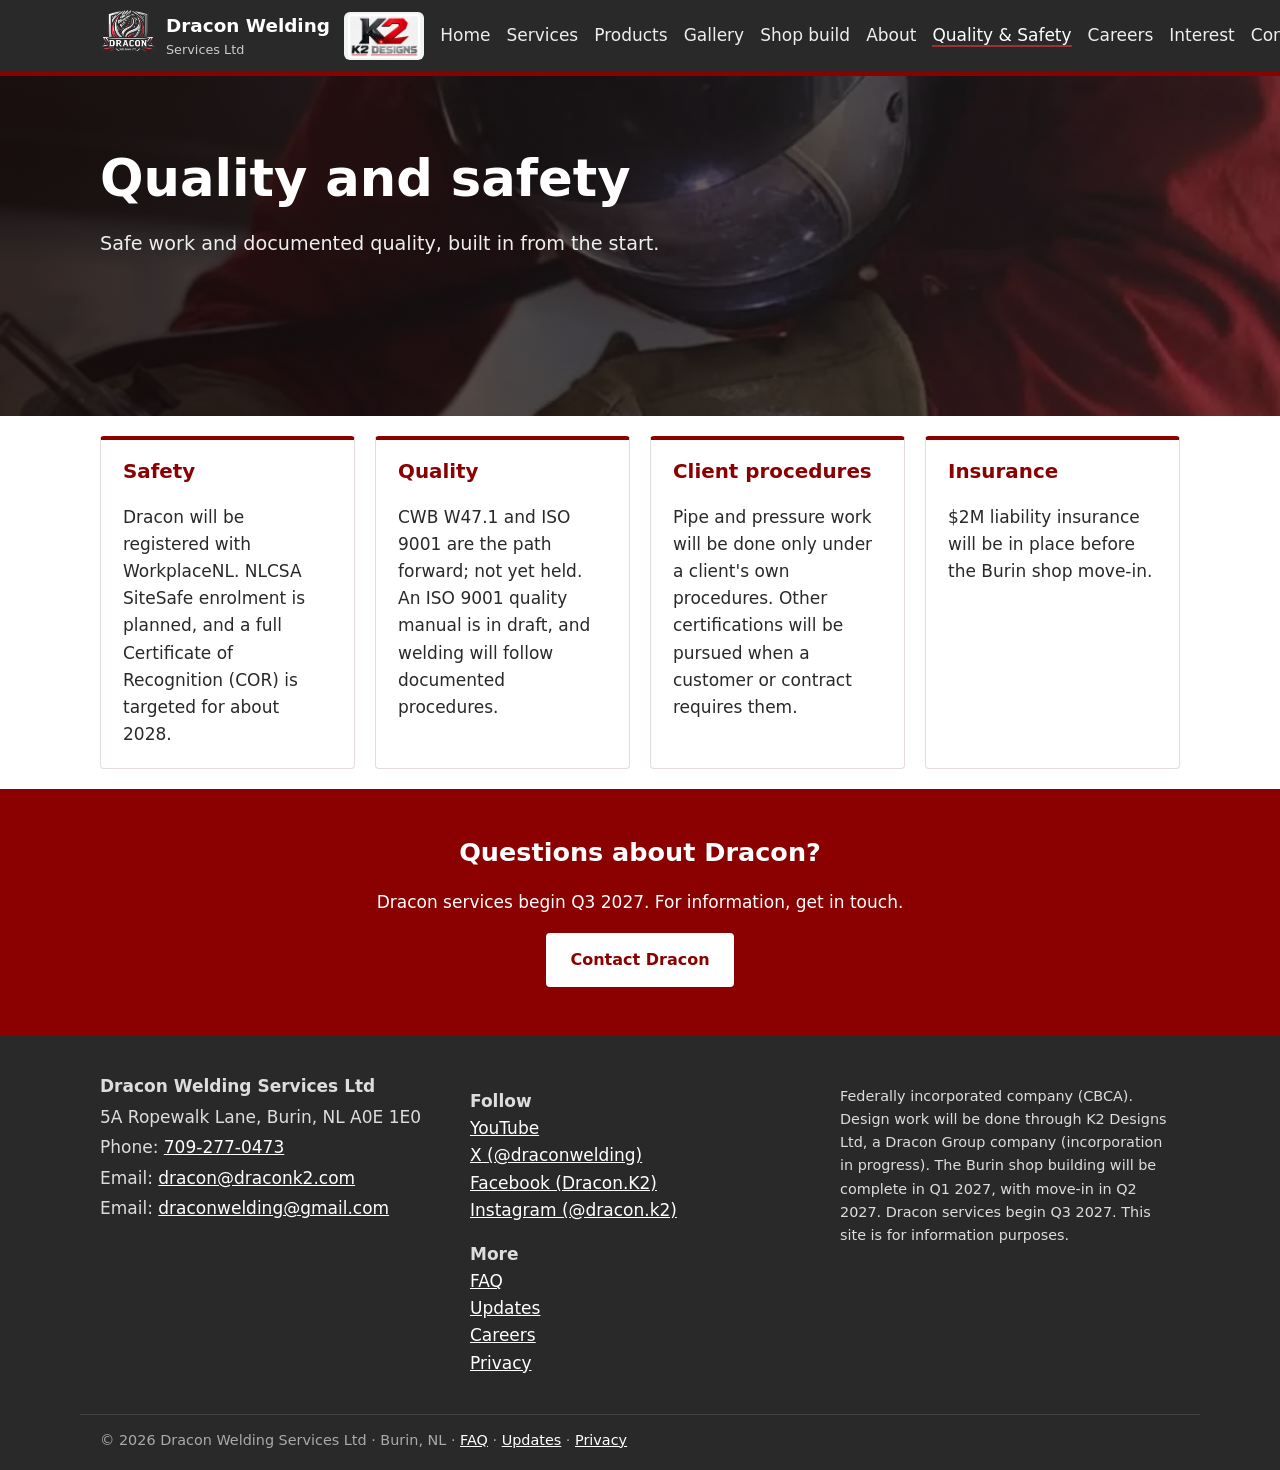
<file: quality-safety.html>
<!doctype html><html lang="en-CA"><head><meta charset="utf-8"><meta name="viewport" content="width=device-width,initial-scale=1">
<title>Quality and Safety | Dracon Welding Services Ltd</title><meta name="description" content="How Dracon Welding Services approaches quality and safety: WorkplaceNL registration, documented procedures, and the path forward to CWB W47.1 and ISO 9001."><link rel="canonical" href="https://draconk2.com/quality-safety.html">
<meta property="og:type" content="website"><meta property="og:site_name" content="Dracon Welding Services Ltd"><meta property="og:title" content="Quality and Safety | Dracon Welding Services Ltd"><meta property="og:description" content="How Dracon Welding Services approaches quality and safety: WorkplaceNL registration, documented procedures, and the path forward to CWB W47.1 and ISO 9001."><meta property="og:url" content="https://draconk2.com/quality-safety.html"><meta property="og:image" content="https://draconk2.com/assets/og-image.png"><meta property="og:image:width" content="1200"><meta property="og:image:height" content="630"><meta name="twitter:card" content="summary_large_image"><meta name="twitter:title" content="Quality and Safety | Dracon Welding Services Ltd"><meta name="twitter:description" content="How Dracon Welding Services approaches quality and safety: WorkplaceNL registration, documented procedures, and the path forward to CWB W47.1 and ISO 9001."><meta name="twitter:image" content="https://draconk2.com/assets/og-image.png">
<link rel="icon" href="favicon.ico" sizes="any"><link rel="icon" type="image/png" sizes="32x32" href="favicon-32.png"><link rel="apple-touch-icon" href="apple-touch-icon.png"><meta name="theme-color" content="#8b0000">
<link rel="stylesheet" href="assets/style.css"></head><body>
<a class="skip" href="#main">Skip to content</a>
<header class="site"><div class="wrap hdr"><a class="brand" href="index.html"><img src="assets/dracon-logo.png" alt="Dracon Welding Services logo" width="56" height="53"><span>Dracon Welding<small>Services Ltd</small></span></a><a class="k2" href="products.html" title="K2 Designs, a Dracon Group company"><img src="assets/k2-logo.webp" alt="K2 Designs logo" width="79" height="48"></a>
<button class="menu" aria-expanded="false" aria-controls="nav">Menu</button><nav id="nav"><a href="index.html">Home</a><a href="services.html">Services</a><a href="products.html">Products</a><a href="gallery.html">Gallery</a><a href="shop.html">Shop build</a><a href="about.html">About</a><a href="quality-safety.html" aria-current="page">Quality &amp; Safety</a><a href="careers.html">Careers</a><a href="interest.html">Interest</a><a href="contact.html">Contact</a></nav></div></header>
<main id="main"><section class="hero photo" style="background-image:linear-gradient(90deg,rgba(20,10,10,.88),rgba(41,41,41,.55)),url(assets/img/hero-quality.webp)"><div class="wrap"><h1>Quality and safety</h1><p class="lead">Safe work and documented quality, built in from the start.</p></div></section><section class="wrap"><div class="cards"><article class="card"><h3>Safety</h3><div class="d">Dracon will be registered with WorkplaceNL. NLCSA SiteSafe enrolment is planned, and a full Certificate of Recognition (COR) is targeted for about 2028.</div></article><article class="card"><h3>Quality</h3><div class="d">CWB W47.1 and ISO 9001 are the path forward; not yet held. An ISO 9001 quality manual is in draft, and welding will follow documented procedures.</div></article><article class="card"><h3>Client procedures</h3><div class="d">Pipe and pressure work will be done only under a client's own procedures. Other certifications will be pursued when a customer or contract requires them.</div></article><article class="card"><h3>Insurance</h3><div class="d">$2M liability insurance will be in place before the Burin shop move-in.</div></article></div></section><section class="cta"><div class="wrap"><h2>Questions about Dracon?</h2><p>Dracon services begin Q3 2027. For information, get in touch.</p><a class="btn light" href="contact.html">Contact Dracon</a></div></section></main>
<footer class="site"><div class="wrap fgrid"><div><address class="cblock"><strong>Dracon Welding Services Ltd</strong><br>
5A Ropewalk Lane, Burin, NL A0E 1E0<br>
Phone: <a href="tel:+17092770473">709-277-0473</a><br>
Email: <a href="mailto:dracon@draconk2.com">dracon@draconk2.com</a><br>
Email: <a href="mailto:draconwelding@gmail.com">draconwelding@gmail.com</a></address></div><div><p><strong>Follow</strong><br><a href="https://www.youtube.com/@draconwelding" rel="noopener">YouTube</a><br><a href="https://x.com/draconwelding" rel="noopener">X (@draconwelding)</a><br><a href="https://www.facebook.com/profile.php?id=61595989337278" rel="noopener">Facebook (Dracon.K2)</a><br><a href="https://www.instagram.com/dracon.k2/" rel="noopener">Instagram (@dracon.k2)</a></p><p><strong>More</strong><br><a href="faq.html">FAQ</a><br><a href="updates.html">Updates</a><br><a href="careers.html">Careers</a><br><a href="privacy.html">Privacy</a></p></div>
<div><p class="small">Federally incorporated company (CBCA). Design work will be done through K2 Designs Ltd, a Dracon Group company (incorporation in progress). The Burin shop building will be complete in Q1 2027, with move-in in Q2 2027. Dracon services begin Q3 2027. This site is for information purposes.</p></div></div>
<div class="wrap small copy">&copy; 2026 Dracon Welding Services Ltd &middot; Burin, NL &middot; <a href="faq.html">FAQ</a> &middot; <a href="updates.html">Updates</a> &middot; <a href="privacy.html">Privacy</a></div></footer>
<script>const b=document.querySelector('.menu'),n=document.getElementById('nav');b.onclick=()=>{const o=n.classList.toggle('open');b.setAttribute('aria-expanded',o)};</script>
<!-- Cloudflare Web Analytics --><script type='module' src='https://static.cloudflareinsights.com/beacon.min.js' data-cf-beacon='{"token": "26a3435d67ae4c31940ba5db5e895312"}'></script><!-- End Cloudflare Web Analytics -->
</body></html>
</file>
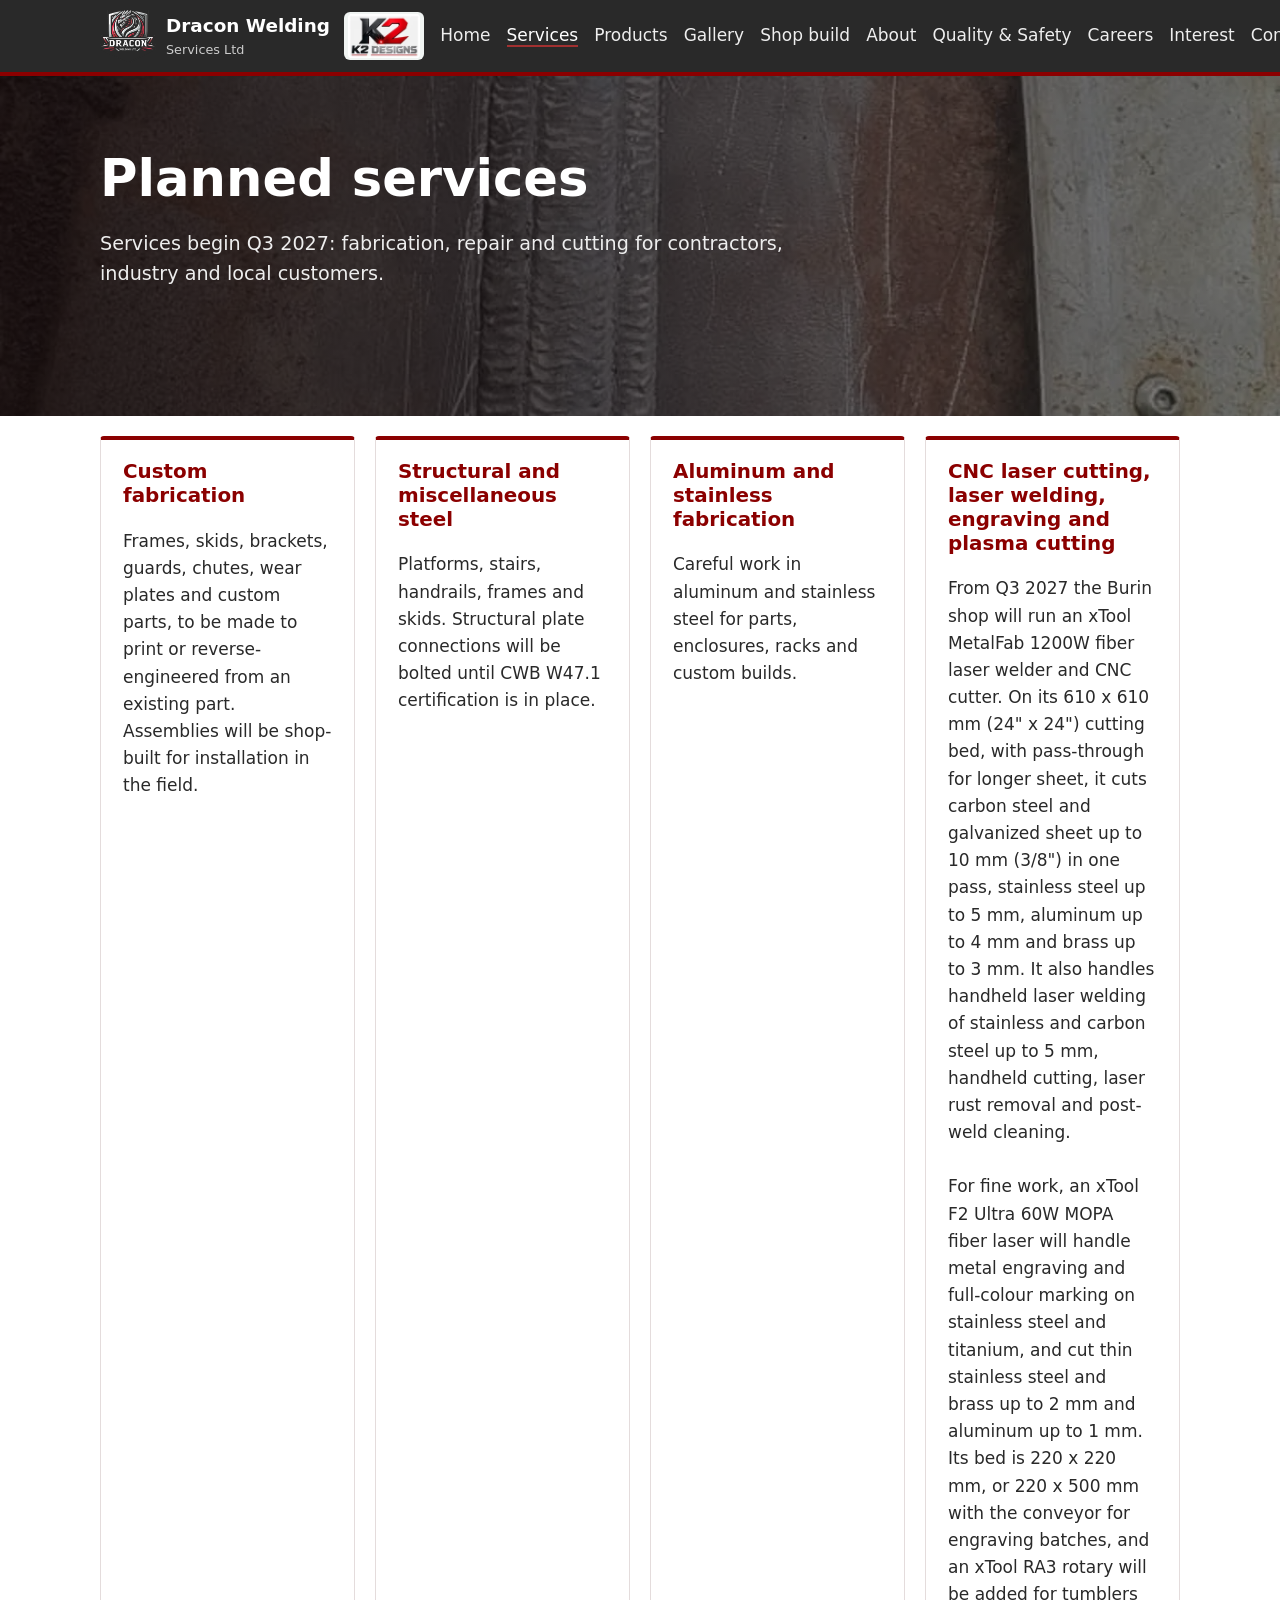
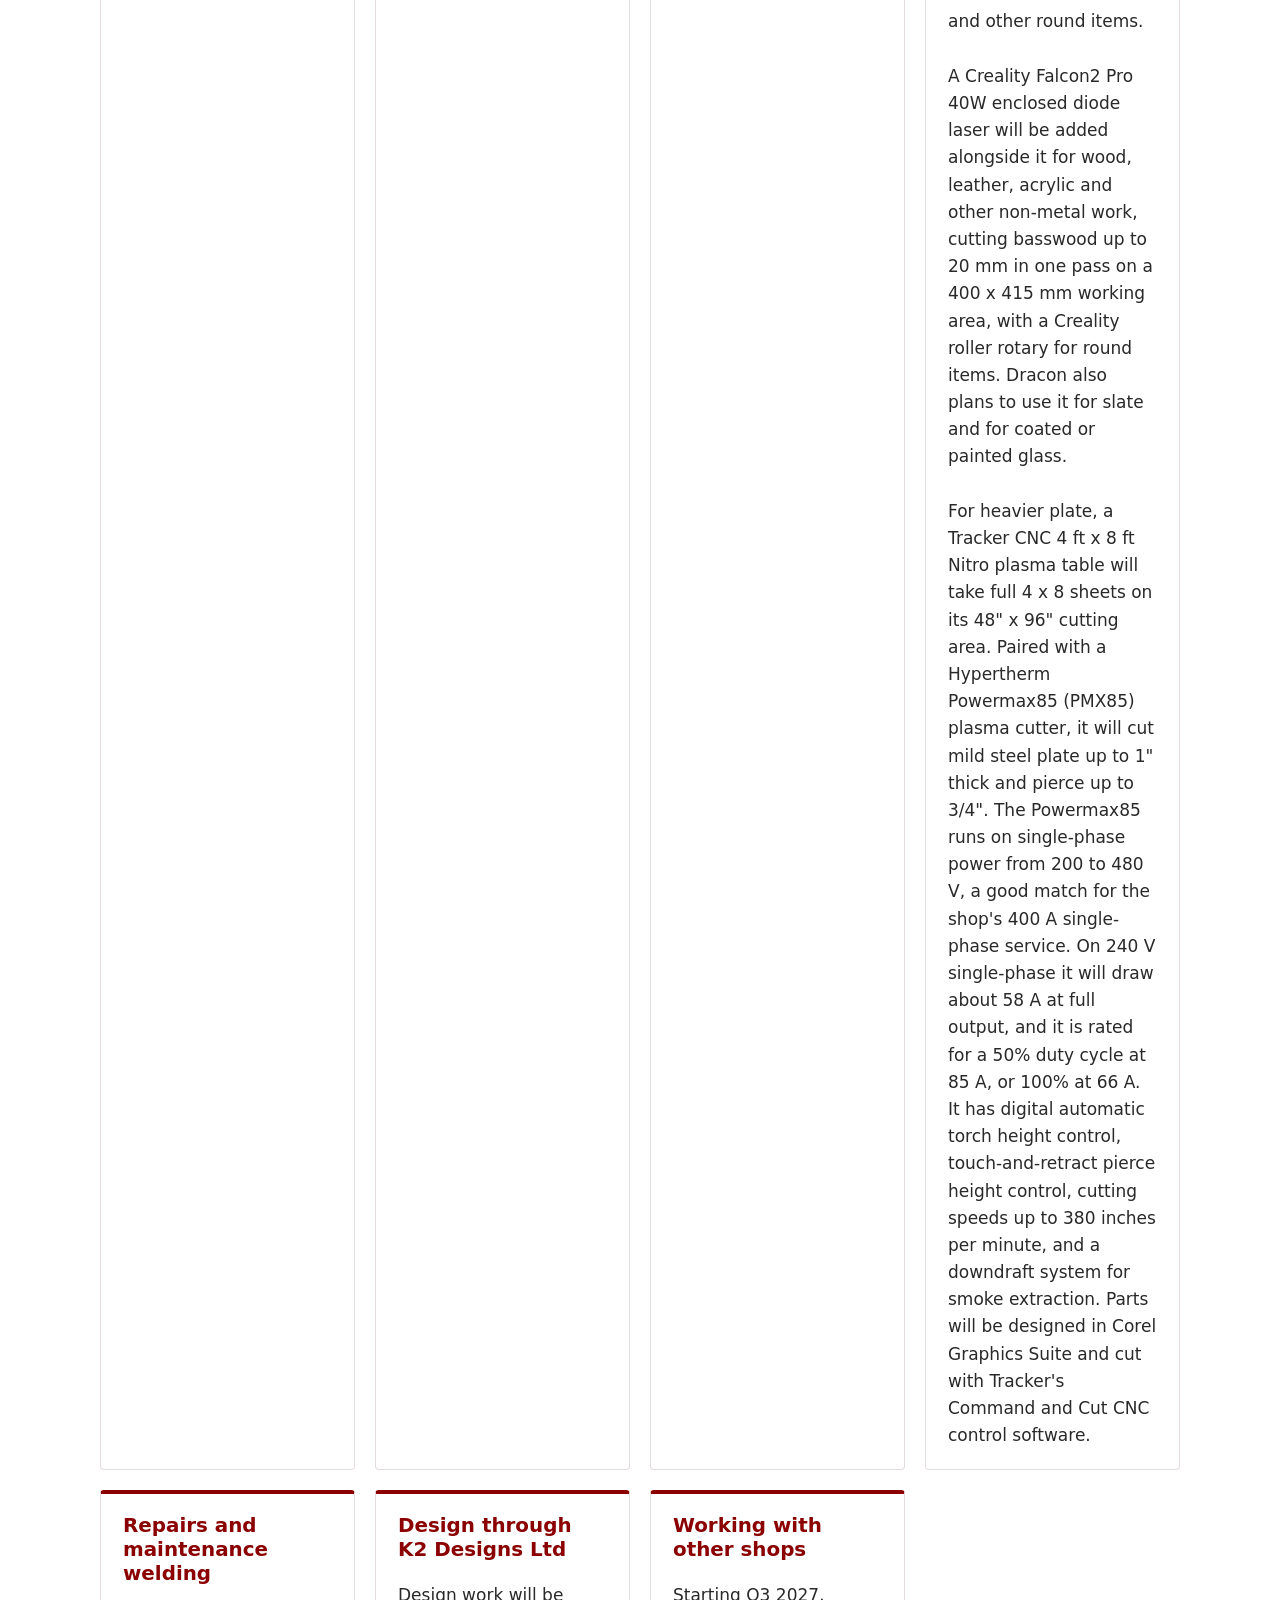
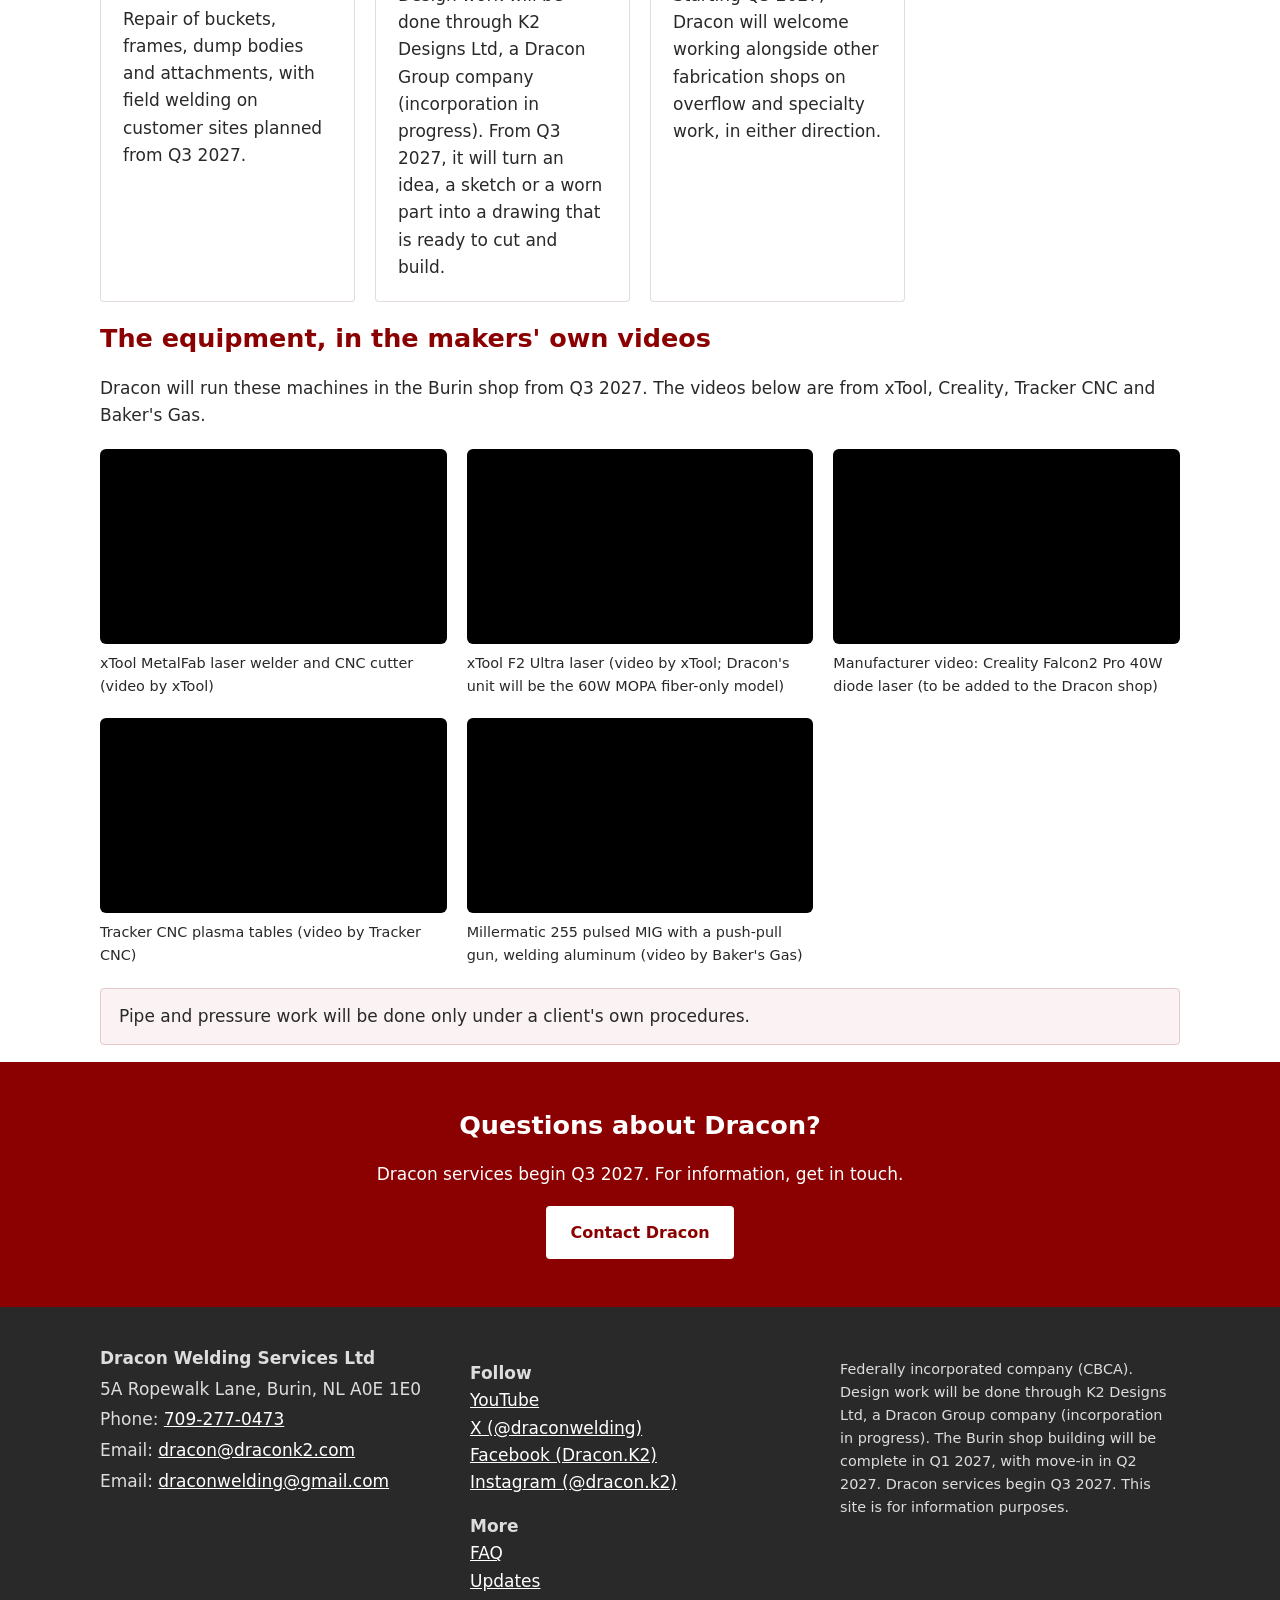
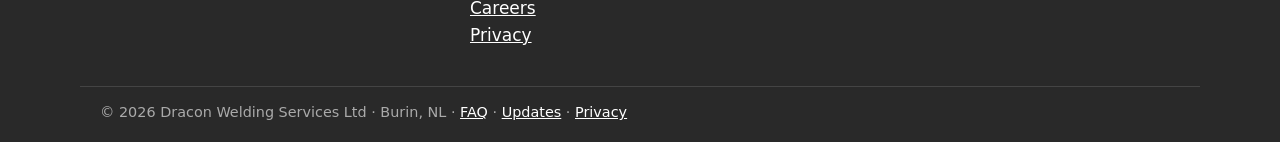
<file: services.html>
<!doctype html><html lang="en-CA"><head><meta charset="utf-8"><meta name="viewport" content="width=device-width,initial-scale=1">
<title>Services | Dracon Welding Services Ltd</title><meta name="description" content="Planned services from Q3 2027: custom fabrication, miscellaneous steel, aluminum and stainless fabrication, fiber laser cutting up to 10 mm carbon steel, Tracker CNC 4 x 8 Nitro plasma cutting up to 1 inch, laser welding, engraving and colour marking, repair welding and design on the Burin Peninsula."><link rel="canonical" href="https://draconk2.com/services.html">
<meta property="og:type" content="website"><meta property="og:site_name" content="Dracon Welding Services Ltd"><meta property="og:title" content="Services | Dracon Welding Services Ltd"><meta property="og:description" content="Planned services from Q3 2027: custom fabrication, miscellaneous steel, aluminum and stainless fabrication, fiber laser cutting up to 10 mm carbon steel, Tracker CNC 4 x 8 Nitro plasma cutting up to 1 inch, laser welding, engraving and colour marking, repair welding and design on the Burin Peninsula."><meta property="og:url" content="https://draconk2.com/services.html"><meta property="og:image" content="https://draconk2.com/assets/og-image.png"><meta property="og:image:width" content="1200"><meta property="og:image:height" content="630"><meta name="twitter:card" content="summary_large_image"><meta name="twitter:title" content="Services | Dracon Welding Services Ltd"><meta name="twitter:description" content="Planned services from Q3 2027: custom fabrication, miscellaneous steel, aluminum and stainless fabrication, fiber laser cutting up to 10 mm carbon steel, Tracker CNC 4 x 8 Nitro plasma cutting up to 1 inch, laser welding, engraving and colour marking, repair welding and design on the Burin Peninsula."><meta name="twitter:image" content="https://draconk2.com/assets/og-image.png">
<link rel="icon" href="favicon.ico" sizes="any"><link rel="icon" type="image/png" sizes="32x32" href="favicon-32.png"><link rel="apple-touch-icon" href="apple-touch-icon.png"><meta name="theme-color" content="#8b0000">
<link rel="stylesheet" href="assets/style.css"></head><body>
<a class="skip" href="#main">Skip to content</a>
<header class="site"><div class="wrap hdr"><a class="brand" href="index.html"><img src="assets/dracon-logo.png" alt="Dracon Welding Services logo" width="56" height="53"><span>Dracon Welding<small>Services Ltd</small></span></a><a class="k2" href="products.html" title="K2 Designs, a Dracon Group company"><img src="assets/k2-logo.webp" alt="K2 Designs logo" width="79" height="48"></a>
<button class="menu" aria-expanded="false" aria-controls="nav">Menu</button><nav id="nav"><a href="index.html">Home</a><a href="services.html" aria-current="page">Services</a><a href="products.html">Products</a><a href="gallery.html">Gallery</a><a href="shop.html">Shop build</a><a href="about.html">About</a><a href="quality-safety.html">Quality &amp; Safety</a><a href="careers.html">Careers</a><a href="interest.html">Interest</a><a href="contact.html">Contact</a></nav></div></header>
<main id="main"><section class="hero photo" style="background-image:linear-gradient(90deg,rgba(20,10,10,.88),rgba(41,41,41,.55)),url(assets/img/hero-services.webp)"><div class="wrap"><h1>Planned services</h1><p class="lead">Services begin Q3 2027: fabrication, repair and cutting for contractors, industry and local customers.</p></div></section><section class="wrap"><div class="cards"><article class="card"><h3>Custom fabrication</h3><div class="d">Frames, skids, brackets, guards, chutes, wear plates and custom parts, to be made to print or reverse-engineered from an existing part. Assemblies will be shop-built for installation in the field.</div></article><article class="card"><h3>Structural and miscellaneous steel</h3><div class="d">Platforms, stairs, handrails, frames and skids. Structural plate connections will be bolted until CWB W47.1 certification is in place.</div></article><article class="card"><h3>Aluminum and stainless fabrication</h3><div class="d">Careful work in aluminum and stainless steel for parts, enclosures, racks and custom builds.</div></article><article class="card"><h3>CNC laser cutting, laser welding, engraving and plasma cutting</h3><div class="d">From Q3 2027 the Burin shop will run an xTool MetalFab 1200W fiber laser welder and CNC cutter. On its 610 x 610 mm (24&quot; x 24&quot;) cutting bed, with pass-through for longer sheet, it cuts carbon steel and galvanized sheet up to 10 mm (3/8&quot;) in one pass, stainless steel up to 5 mm, aluminum up to 4 mm and brass up to 3 mm. It also handles handheld laser welding of stainless and carbon steel up to 5 mm, handheld cutting, laser rust removal and post-weld cleaning.<br><br>For fine work, an xTool F2 Ultra 60W MOPA fiber laser will handle metal engraving and full-colour marking on stainless steel and titanium, and cut thin stainless steel and brass up to 2 mm and aluminum up to 1 mm. Its bed is 220 x 220 mm, or 220 x 500 mm with the conveyor for engraving batches, and an xTool RA3 rotary will be added for tumblers and other round items.<br><br>A Creality Falcon2 Pro 40W enclosed diode laser will be added alongside it for wood, leather, acrylic and other non-metal work, cutting basswood up to 20 mm in one pass on a 400 x 415 mm working area, with a Creality roller rotary for round items. Dracon also plans to use it for slate and for coated or painted glass.<br><br>For heavier plate, a Tracker CNC 4 ft x 8 ft Nitro plasma table will take full 4 x 8 sheets on its 48&quot; x 96&quot; cutting area. Paired with a Hypertherm Powermax85 (PMX85) plasma cutter, it will cut mild steel plate up to 1&quot; thick and pierce up to 3/4&quot;. The Powermax85 runs on single-phase power from 200 to 480 V, a good match for the shop&#39;s 400 A single-phase service. On 240 V single-phase it will draw about 58 A at full output, and it is rated for a 50% duty cycle at 85 A, or 100% at 66 A. It has digital automatic torch height control, touch-and-retract pierce height control, cutting speeds up to 380 inches per minute, and a downdraft system for smoke extraction. Parts will be designed in Corel Graphics Suite and cut with Tracker's Command and Cut CNC control software.</div></article><article class="card"><h3>Repairs and maintenance welding</h3><div class="d">Repair of buckets, frames, dump bodies and attachments, with field welding on customer sites planned from Q3 2027.</div></article><article class="card"><h3>Design through K2 Designs Ltd</h3><div class="d">Design work will be done through K2 Designs Ltd, a Dracon Group company (incorporation in progress). From Q3 2027, it will turn an idea, a sketch or a worn part into a drawing that is ready to cut and build.</div></article><article class="card"><h3>Working with other shops</h3><div class="d">Starting Q3 2027, Dracon will welcome working alongside other fabrication shops on overflow and specialty work, in either direction.</div></article></div><h2>The equipment, in the makers' own videos</h2><p>Dracon will run these machines in the Burin shop from Q3 2027. The videos below are from xTool, Creality, Tracker CNC and Baker's Gas.</p><div style="display:grid;grid-template-columns:repeat(auto-fit,minmax(300px,1fr));gap:20px;margin:20px 0"><figure style="margin:0"><div style="position:relative;padding-top:56.25%;background:#000;border-radius:6px;overflow:hidden"><iframe src="https://www.youtube-nocookie.com/embed/g0VMMmpRcGE" title="xTool MetalFab Laser Welder and CNC Cutter" loading="lazy" style="position:absolute;inset:0;width:100%;height:100%;border:0" allow="accelerometer; encrypted-media; gyroscope; picture-in-picture; web-share" referrerpolicy="strict-origin-when-cross-origin" allowfullscreen></iframe></div><figcaption style="font-size:.9rem;margin-top:.5rem">xTool MetalFab laser welder and CNC cutter (video by xTool)</figcaption></figure><figure style="margin:0"><div style="position:relative;padding-top:56.25%;background:#000;border-radius:6px;overflow:hidden"><iframe src="https://www.youtube-nocookie.com/embed/3ex5yoWcKvA" title="xTool F2 Ultra laser" loading="lazy" style="position:absolute;inset:0;width:100%;height:100%;border:0" allow="accelerometer; encrypted-media; gyroscope; picture-in-picture; web-share" referrerpolicy="strict-origin-when-cross-origin" allowfullscreen></iframe></div><figcaption style="font-size:.9rem;margin-top:.5rem">xTool F2 Ultra laser (video by xTool; Dracon's unit will be the 60W MOPA fiber-only model)</figcaption></figure><figure style="margin:0"><div style="position:relative;padding-top:56.25%;background:#000;border-radius:6px;overflow:hidden"><iframe src="https://www.youtube-nocookie.com/embed/wBX-dlpMvaQ" title="Creality Falcon2 Pro enclosed diode laser" loading="lazy" style="position:absolute;inset:0;width:100%;height:100%;border:0" allow="accelerometer; encrypted-media; gyroscope; picture-in-picture; web-share" referrerpolicy="strict-origin-when-cross-origin" allowfullscreen></iframe></div><figcaption style="font-size:.9rem;margin-top:.5rem">Manufacturer video: Creality Falcon2 Pro 40W diode laser (to be added to the Dracon shop)</figcaption></figure><figure style="margin:0"><div style="position:relative;padding-top:56.25%;background:#000;border-radius:6px;overflow:hidden"><iframe src="https://www.youtube-nocookie.com/embed/5la5ZAhON-A" title="Tracker CNC plasma tables" loading="lazy" style="position:absolute;inset:0;width:100%;height:100%;border:0" allow="accelerometer; encrypted-media; gyroscope; picture-in-picture; web-share" referrerpolicy="strict-origin-when-cross-origin" allowfullscreen></iframe></div><figcaption style="font-size:.9rem;margin-top:.5rem">Tracker CNC plasma tables (video by Tracker CNC)</figcaption></figure><figure style="margin:0"><div style="position:relative;padding-top:56.25%;background:#000;border-radius:6px;overflow:hidden"><iframe src="https://www.youtube-nocookie.com/embed/x2_IUBimjCE" title="Millermatic 255 pulsed MIG with push-pull gun, aluminum demo" loading="lazy" style="position:absolute;inset:0;width:100%;height:100%;border:0" allow="accelerometer; encrypted-media; gyroscope; picture-in-picture; web-share" referrerpolicy="strict-origin-when-cross-origin" allowfullscreen></iframe></div><figcaption style="font-size:.9rem;margin-top:.5rem">Millermatic 255 pulsed MIG with a push-pull gun, welding aluminum (video by Baker's Gas)</figcaption></figure></div><p class="note">Pipe and pressure work will be done only under a client's own procedures.</p></section><section class="cta"><div class="wrap"><h2>Questions about Dracon?</h2><p>Dracon services begin Q3 2027. For information, get in touch.</p><a class="btn light" href="contact.html">Contact Dracon</a></div></section></main>
<footer class="site"><div class="wrap fgrid"><div><address class="cblock"><strong>Dracon Welding Services Ltd</strong><br>
5A Ropewalk Lane, Burin, NL A0E 1E0<br>
Phone: <a href="tel:+17092770473">709-277-0473</a><br>
Email: <a href="mailto:dracon@draconk2.com">dracon@draconk2.com</a><br>
Email: <a href="mailto:draconwelding@gmail.com">draconwelding@gmail.com</a></address></div><div><p><strong>Follow</strong><br><a href="https://www.youtube.com/@draconwelding" rel="noopener">YouTube</a><br><a href="https://x.com/draconwelding" rel="noopener">X (@draconwelding)</a><br><a href="https://www.facebook.com/profile.php?id=61595989337278" rel="noopener">Facebook (Dracon.K2)</a><br><a href="https://www.instagram.com/dracon.k2/" rel="noopener">Instagram (@dracon.k2)</a></p><p><strong>More</strong><br><a href="faq.html">FAQ</a><br><a href="updates.html">Updates</a><br><a href="careers.html">Careers</a><br><a href="privacy.html">Privacy</a></p></div>
<div><p class="small">Federally incorporated company (CBCA). Design work will be done through K2 Designs Ltd, a Dracon Group company (incorporation in progress). The Burin shop building will be complete in Q1 2027, with move-in in Q2 2027. Dracon services begin Q3 2027. This site is for information purposes.</p></div></div>
<div class="wrap small copy">&copy; 2026 Dracon Welding Services Ltd &middot; Burin, NL &middot; <a href="faq.html">FAQ</a> &middot; <a href="updates.html">Updates</a> &middot; <a href="privacy.html">Privacy</a></div></footer>
<script>const b=document.querySelector('.menu'),n=document.getElementById('nav');b.onclick=()=>{const o=n.classList.toggle('open');b.setAttribute('aria-expanded',o)};</script>
<!-- Cloudflare Web Analytics --><script type='module' src='https://static.cloudflareinsights.com/beacon.min.js' data-cf-beacon='{"token": "26a3435d67ae4c31940ba5db5e895312"}'></script><!-- End Cloudflare Web Analytics -->
</body></html>
</file>
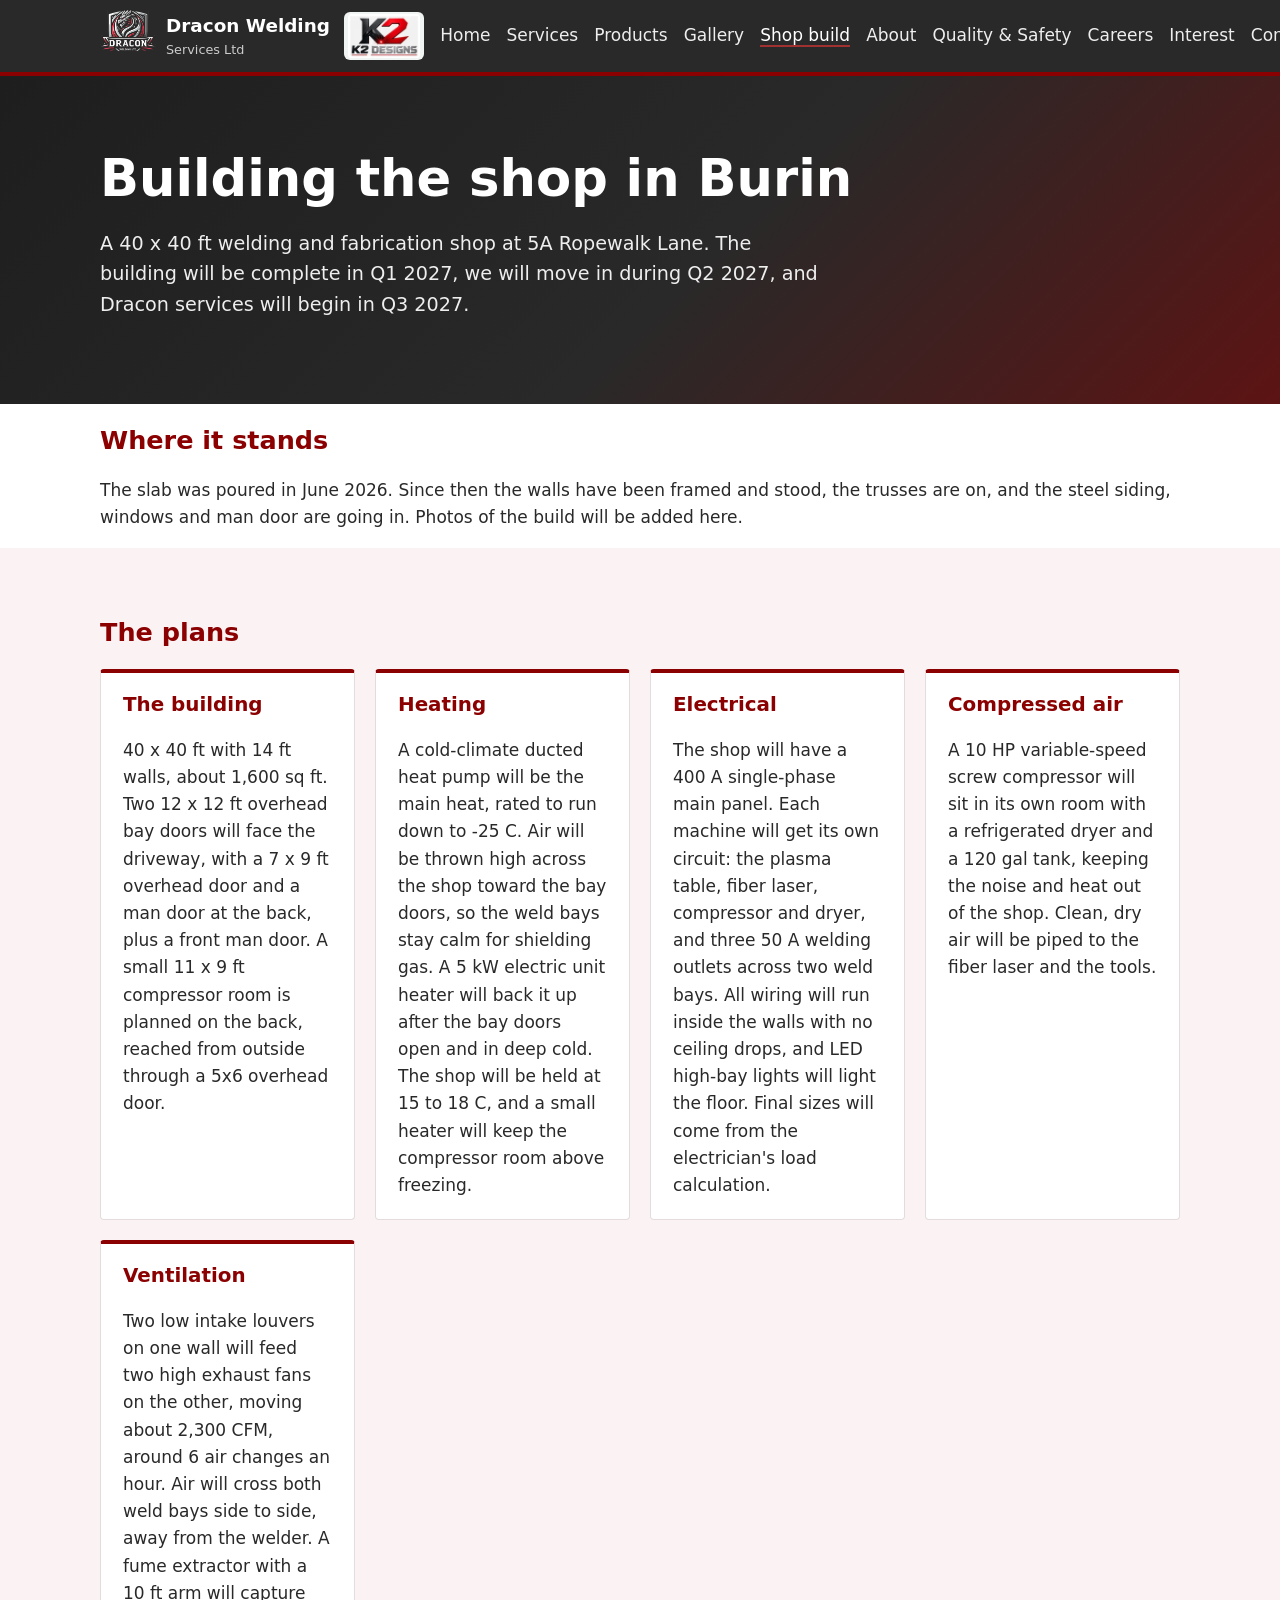
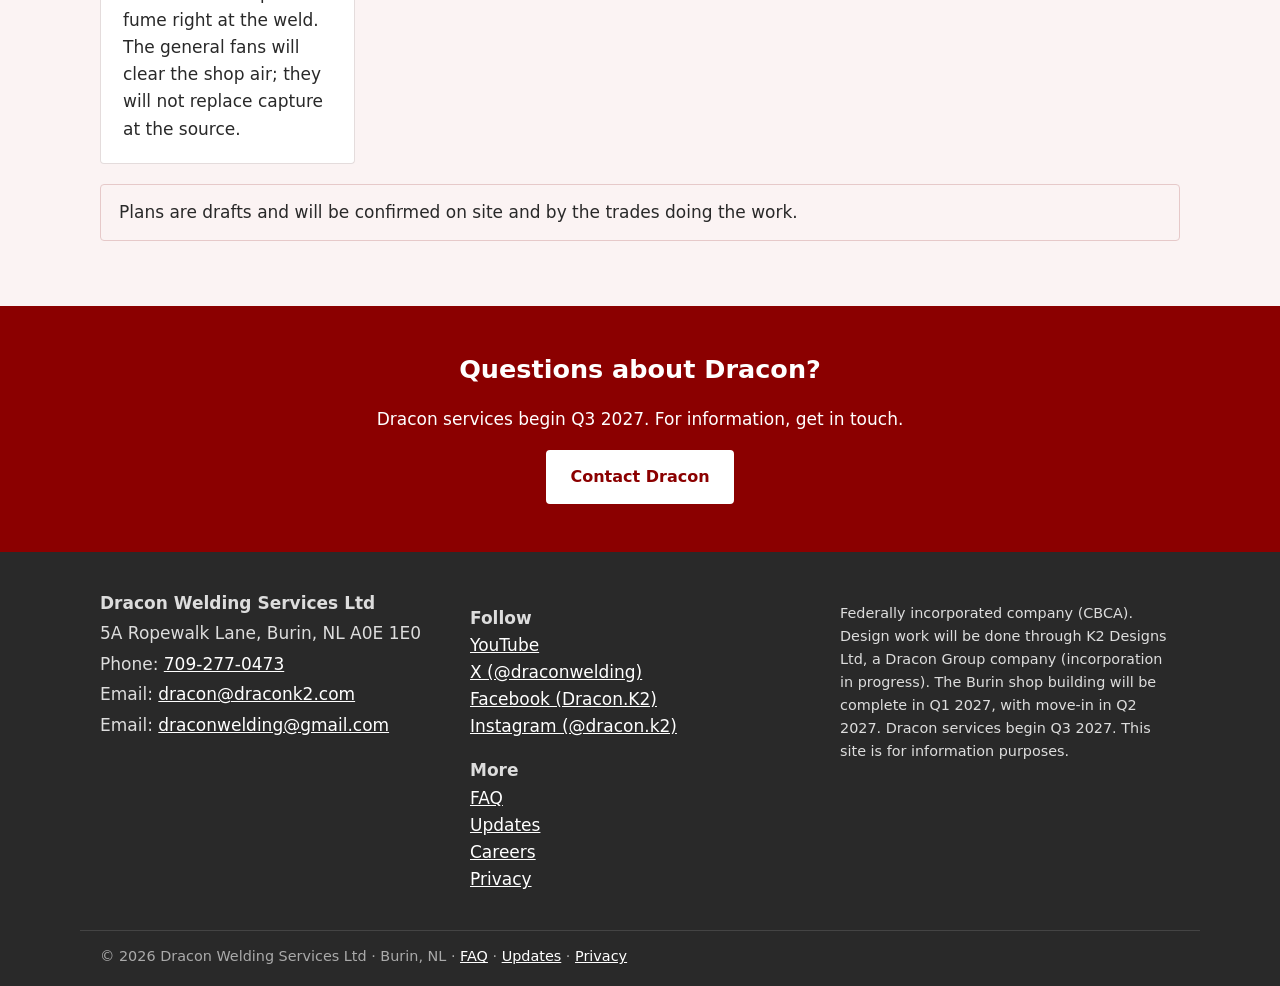
<file: shop.html>
<!doctype html><html lang="en-CA"><head><meta charset="utf-8"><meta name="viewport" content="width=device-width,initial-scale=1">
<title>Shop Build | Dracon Welding Services Ltd</title><meta name="description" content="Progress on the Dracon Welding Services shop at 5A Ropewalk Lane, Burin NL: a 40 x 40 ft building with planned heat pump heating, 400 A single-phase electrical service, compressed air and welding ventilation. Complete Q1 2027."><link rel="canonical" href="https://draconk2.com/shop.html">
<meta property="og:type" content="website"><meta property="og:site_name" content="Dracon Welding Services Ltd"><meta property="og:title" content="Shop Build | Dracon Welding Services Ltd"><meta property="og:description" content="Progress on the Dracon Welding Services shop at 5A Ropewalk Lane, Burin NL: a 40 x 40 ft building with planned heat pump heating, 400 A single-phase electrical service, compressed air and welding ventilation. Complete Q1 2027."><meta property="og:url" content="https://draconk2.com/shop.html"><meta property="og:image" content="https://draconk2.com/assets/og-image.png"><meta property="og:image:width" content="1200"><meta property="og:image:height" content="630"><meta name="twitter:card" content="summary_large_image"><meta name="twitter:title" content="Shop Build | Dracon Welding Services Ltd"><meta name="twitter:description" content="Progress on the Dracon Welding Services shop at 5A Ropewalk Lane, Burin NL: a 40 x 40 ft building with planned heat pump heating, 400 A single-phase electrical service, compressed air and welding ventilation. Complete Q1 2027."><meta name="twitter:image" content="https://draconk2.com/assets/og-image.png">
<link rel="icon" href="favicon.ico" sizes="any"><link rel="icon" type="image/png" sizes="32x32" href="favicon-32.png"><link rel="apple-touch-icon" href="apple-touch-icon.png"><meta name="theme-color" content="#8b0000">
<link rel="stylesheet" href="assets/style.css"></head><body>
<a class="skip" href="#main">Skip to content</a>
<header class="site"><div class="wrap hdr"><a class="brand" href="index.html"><img src="assets/dracon-logo.png" alt="Dracon Welding Services logo" width="56" height="53"><span>Dracon Welding<small>Services Ltd</small></span></a><a class="k2" href="products.html" title="K2 Designs, a Dracon Group company"><img src="assets/k2-logo.webp" alt="K2 Designs logo" width="79" height="48"></a>
<button class="menu" aria-expanded="false" aria-controls="nav">Menu</button><nav id="nav"><a href="index.html">Home</a><a href="services.html">Services</a><a href="products.html">Products</a><a href="gallery.html">Gallery</a><a href="shop.html" aria-current="page">Shop build</a><a href="about.html">About</a><a href="quality-safety.html">Quality &amp; Safety</a><a href="careers.html">Careers</a><a href="interest.html">Interest</a><a href="contact.html">Contact</a></nav></div></header>
<main id="main"><section class="hero"><div class="wrap"><h1>Building the shop in Burin</h1><p class="lead">A 40 x 40 ft welding and fabrication shop at 5A Ropewalk Lane. The building will be complete in Q1 2027, we will move in during Q2 2027, and Dracon services will begin in Q3 2027.</p></div></section><section class="wrap"><h2>Where it stands</h2><p>The slab was poured in June 2026. Since then the walls have been framed and stood, the trusses are on, and the steel siding, windows and man door are going in. Photos of the build will be added here.</p></section>
<section class="band"><div class="wrap"><h2>The plans</h2><div class="cards"><article class="card"><h3>The building</h3><div class="d">40 x 40 ft with 14 ft walls, about 1,600 sq ft. Two 12 x 12 ft overhead bay doors will face the driveway, with a 7 x 9 ft overhead door and a man door at the back, plus a front man door. A small 11 x 9 ft compressor room is planned on the back, reached from outside through a 5x6 overhead door.</div></article><article class="card"><h3>Heating</h3><div class="d">A cold-climate ducted heat pump will be the main heat, rated to run down to -25 C. Air will be thrown high across the shop toward the bay doors, so the weld bays stay calm for shielding gas. A 5 kW electric unit heater will back it up after the bay doors open and in deep cold. The shop will be held at 15 to 18 C, and a small heater will keep the compressor room above freezing.</div></article><article class="card"><h3>Electrical</h3><div class="d">The shop will have a 400 A single-phase main panel. Each machine will get its own circuit: the plasma table, fiber laser, compressor and dryer, and three 50 A welding outlets across two weld bays. All wiring will run inside the walls with no ceiling drops, and LED high-bay lights will light the floor. Final sizes will come from the electrician's load calculation.</div></article><article class="card"><h3>Compressed air</h3><div class="d">A 10 HP variable-speed screw compressor will sit in its own room with a refrigerated dryer and a 120 gal tank, keeping the noise and heat out of the shop. Clean, dry air will be piped to the fiber laser and the tools.</div></article><article class="card"><h3>Ventilation</h3><div class="d">Two low intake louvers on one wall will feed two high exhaust fans on the other, moving about 2,300 CFM, around 6 air changes an hour. Air will cross both weld bays side to side, away from the welder. A fume extractor with a 10 ft arm will capture fume right at the weld. The general fans will clear the shop air; they will not replace capture at the source.</div></article></div><p class="note">Plans are drafts and will be confirmed on site and by the trades doing the work.</p></div></section><section class="cta"><div class="wrap"><h2>Questions about Dracon?</h2><p>Dracon services begin Q3 2027. For information, get in touch.</p><a class="btn light" href="contact.html">Contact Dracon</a></div></section></main>
<footer class="site"><div class="wrap fgrid"><div><address class="cblock"><strong>Dracon Welding Services Ltd</strong><br>
5A Ropewalk Lane, Burin, NL A0E 1E0<br>
Phone: <a href="tel:+17092770473">709-277-0473</a><br>
Email: <a href="mailto:dracon@draconk2.com">dracon@draconk2.com</a><br>
Email: <a href="mailto:draconwelding@gmail.com">draconwelding@gmail.com</a></address></div><div><p><strong>Follow</strong><br><a href="https://www.youtube.com/@draconwelding" rel="noopener">YouTube</a><br><a href="https://x.com/draconwelding" rel="noopener">X (@draconwelding)</a><br><a href="https://www.facebook.com/profile.php?id=61595989337278" rel="noopener">Facebook (Dracon.K2)</a><br><a href="https://www.instagram.com/dracon.k2/" rel="noopener">Instagram (@dracon.k2)</a></p><p><strong>More</strong><br><a href="faq.html">FAQ</a><br><a href="updates.html">Updates</a><br><a href="careers.html">Careers</a><br><a href="privacy.html">Privacy</a></p></div>
<div><p class="small">Federally incorporated company (CBCA). Design work will be done through K2 Designs Ltd, a Dracon Group company (incorporation in progress). The Burin shop building will be complete in Q1 2027, with move-in in Q2 2027. Dracon services begin Q3 2027. This site is for information purposes.</p></div></div>
<div class="wrap small copy">&copy; 2026 Dracon Welding Services Ltd &middot; Burin, NL &middot; <a href="faq.html">FAQ</a> &middot; <a href="updates.html">Updates</a> &middot; <a href="privacy.html">Privacy</a></div></footer>
<script>const b=document.querySelector('.menu'),n=document.getElementById('nav');b.onclick=()=>{const o=n.classList.toggle('open');b.setAttribute('aria-expanded',o)};</script>
<!-- Cloudflare Web Analytics --><script type='module' src='https://static.cloudflareinsights.com/beacon.min.js' data-cf-beacon='{"token": "26a3435d67ae4c31940ba5db5e895312"}'></script><!-- End Cloudflare Web Analytics -->
</body></html>
</file>
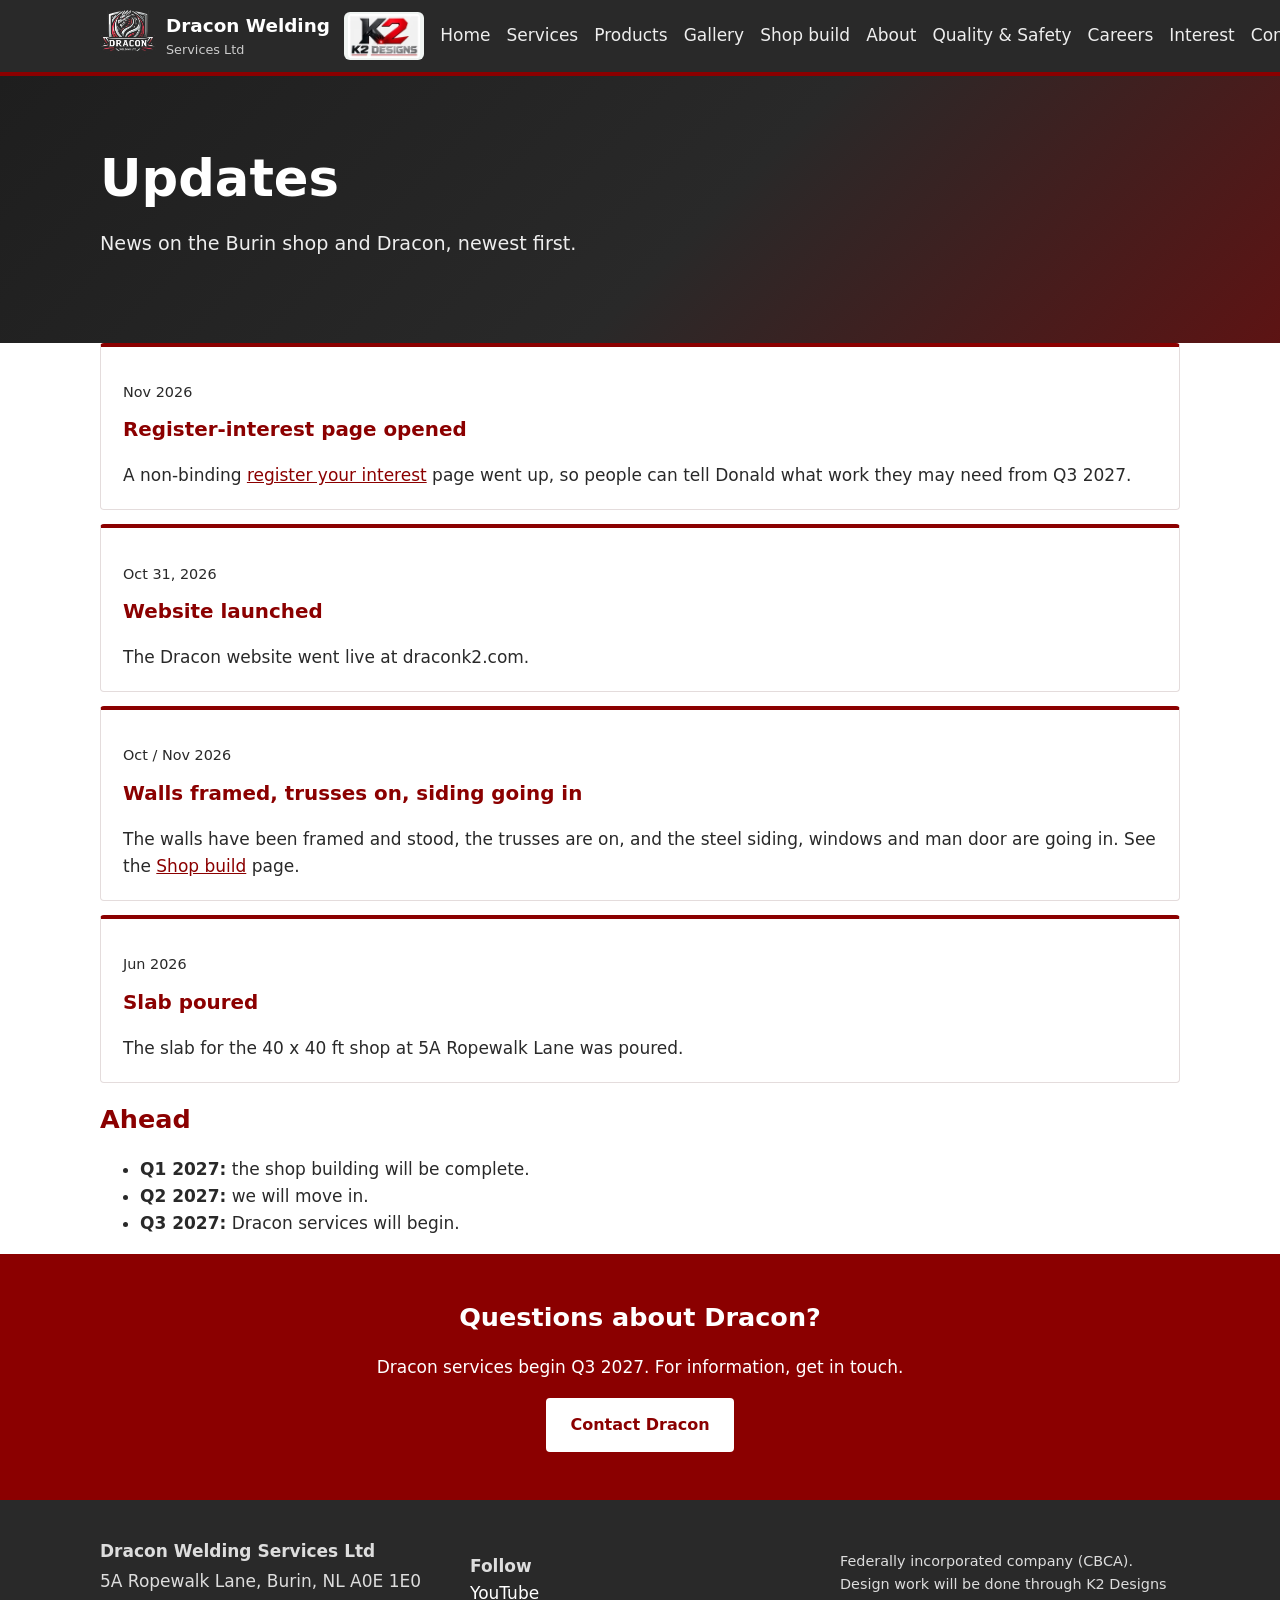
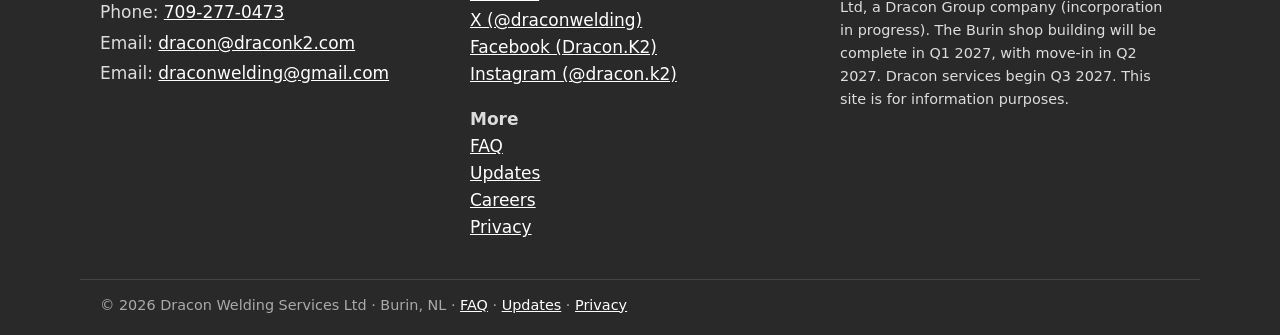
<file: updates.html>
<!doctype html><html lang="en-CA"><head><meta charset="utf-8"><meta name="viewport" content="width=device-width,initial-scale=1">
<title>Updates | Dracon Welding Services Ltd</title><meta name="description" content="News from Dracon Welding Services Ltd: progress on the Burin shop build and what is ahead before services begin in Q3 2027."><link rel="canonical" href="https://draconk2.com/updates.html">
<meta property="og:type" content="website"><meta property="og:site_name" content="Dracon Welding Services Ltd"><meta property="og:title" content="Updates | Dracon Welding Services Ltd"><meta property="og:description" content="News from Dracon Welding Services Ltd: progress on the Burin shop build and what is ahead before services begin in Q3 2027."><meta property="og:url" content="https://draconk2.com/updates.html"><meta property="og:image" content="https://draconk2.com/assets/og-image.png"><meta property="og:image:width" content="1200"><meta property="og:image:height" content="630"><meta name="twitter:card" content="summary_large_image"><meta name="twitter:title" content="Updates | Dracon Welding Services Ltd"><meta name="twitter:description" content="News from Dracon Welding Services Ltd: progress on the Burin shop build and what is ahead before services begin in Q3 2027."><meta name="twitter:image" content="https://draconk2.com/assets/og-image.png">
<link rel="icon" href="favicon.ico" sizes="any"><link rel="icon" type="image/png" sizes="32x32" href="favicon-32.png"><link rel="apple-touch-icon" href="apple-touch-icon.png"><meta name="theme-color" content="#8b0000">
<link rel="stylesheet" href="assets/style.css"></head><body>
<a class="skip" href="#main">Skip to content</a>
<header class="site"><div class="wrap hdr"><a class="brand" href="index.html"><img src="assets/dracon-logo.png" alt="Dracon Welding Services logo" width="56" height="53"><span>Dracon Welding<small>Services Ltd</small></span></a><a class="k2" href="products.html" title="K2 Designs, a Dracon Group company"><img src="assets/k2-logo.webp" alt="K2 Designs logo" width="79" height="48"></a>
<button class="menu" aria-expanded="false" aria-controls="nav">Menu</button><nav id="nav"><a href="index.html">Home</a><a href="services.html">Services</a><a href="products.html">Products</a><a href="gallery.html">Gallery</a><a href="shop.html">Shop build</a><a href="about.html">About</a><a href="quality-safety.html">Quality &amp; Safety</a><a href="careers.html">Careers</a><a href="interest.html">Interest</a><a href="contact.html">Contact</a></nav></div></header>
<main id="main"><section class="hero"><div class="wrap"><h1>Updates</h1><p class="lead">News on the Burin shop and Dracon, newest first.</p></div></section><section class="wrap"><article class="card" style="margin-bottom:14px"><p class="small"><time>Nov 2026</time></p><h3>Register-interest page opened</h3><div class="d">A non-binding <a href="interest.html">register your interest</a> page went up, so people can tell Donald what work they may need from Q3 2027.</div></article><article class="card" style="margin-bottom:14px"><p class="small"><time>Oct 31, 2026</time></p><h3>Website launched</h3><div class="d">The Dracon website went live at draconk2.com.</div></article><article class="card" style="margin-bottom:14px"><p class="small"><time>Oct / Nov 2026</time></p><h3>Walls framed, trusses on, siding going in</h3><div class="d">The walls have been framed and stood, the trusses are on, and the steel siding, windows and man door are going in. See the <a href="shop.html">Shop build</a> page.</div></article><article class="card" style="margin-bottom:14px"><p class="small"><time>Jun 2026</time></p><h3>Slab poured</h3><div class="d">The slab for the 40 x 40 ft shop at 5A Ropewalk Lane was poured.</div></article><h2>Ahead</h2><ul><li><b>Q1 2027:</b> the shop building will be complete.</li><li><b>Q2 2027:</b> we will move in.</li><li><b>Q3 2027:</b> Dracon services will begin.</li></ul></section><section class="cta"><div class="wrap"><h2>Questions about Dracon?</h2><p>Dracon services begin Q3 2027. For information, get in touch.</p><a class="btn light" href="contact.html">Contact Dracon</a></div></section></main>
<footer class="site"><div class="wrap fgrid"><div><address class="cblock"><strong>Dracon Welding Services Ltd</strong><br>
5A Ropewalk Lane, Burin, NL A0E 1E0<br>
Phone: <a href="tel:+17092770473">709-277-0473</a><br>
Email: <a href="mailto:dracon@draconk2.com">dracon@draconk2.com</a><br>
Email: <a href="mailto:draconwelding@gmail.com">draconwelding@gmail.com</a></address></div><div><p><strong>Follow</strong><br><a href="https://www.youtube.com/@draconwelding" rel="noopener">YouTube</a><br><a href="https://x.com/draconwelding" rel="noopener">X (@draconwelding)</a><br><a href="https://www.facebook.com/profile.php?id=61595989337278" rel="noopener">Facebook (Dracon.K2)</a><br><a href="https://www.instagram.com/dracon.k2/" rel="noopener">Instagram (@dracon.k2)</a></p><p><strong>More</strong><br><a href="faq.html">FAQ</a><br><a href="updates.html">Updates</a><br><a href="careers.html">Careers</a><br><a href="privacy.html">Privacy</a></p></div>
<div><p class="small">Federally incorporated company (CBCA). Design work will be done through K2 Designs Ltd, a Dracon Group company (incorporation in progress). The Burin shop building will be complete in Q1 2027, with move-in in Q2 2027. Dracon services begin Q3 2027. This site is for information purposes.</p></div></div>
<div class="wrap small copy">&copy; 2026 Dracon Welding Services Ltd &middot; Burin, NL &middot; <a href="faq.html">FAQ</a> &middot; <a href="updates.html">Updates</a> &middot; <a href="privacy.html">Privacy</a></div></footer>
<script>const b=document.querySelector('.menu'),n=document.getElementById('nav');b.onclick=()=>{const o=n.classList.toggle('open');b.setAttribute('aria-expanded',o)};</script>
<!-- Cloudflare Web Analytics --><script type='module' src='https://static.cloudflareinsights.com/beacon.min.js' data-cf-beacon='{"token": "26a3435d67ae4c31940ba5db5e895312"}'></script><!-- End Cloudflare Web Analytics -->
</body></html>
</file>
<file: assets/style.css>
:root{--red:#8b0000;--red2:#a13030;--ink:#292929;--tint:#fbf3f3;--grey:#555757;--line:#e4dcdc}
*{box-sizing:border-box}html{scroll-behavior:smooth}
body{margin:0;font:17px/1.6 system-ui,-apple-system,"Segoe UI",Roboto,Helvetica,Arial,sans-serif;color:var(--ink);background:#fff}
a{color:var(--red)}h1,h2,h3{line-height:1.2;color:var(--red)}h1{font-size:clamp(2rem,5vw,3.2rem);margin:0 0 .5rem;color:#fff}
.wrap{max-width:1120px;margin:0 auto;padding:0 20px}.skip{position:absolute;left:-999px}.skip:focus{left:10px;top:10px;background:#fff;padding:8px;z-index:9}
header.site{background:var(--ink);position:sticky;top:0;z-index:5;border-bottom:4px solid var(--red)}
.hdr{display:flex;align-items:center;justify-content:space-between;min-height:72px}
.brand{display:flex;align-items:center;gap:10px;color:#fff;text-decoration:none;font-weight:700;font-size:1.15rem}.brand small{display:block;font-weight:400;font-size:.8rem;color:#ccc}
nav a{color:#eee;text-decoration:none;margin-left:22px;font-weight:500}nav a:hover,nav a[aria-current]{color:#fff;border-bottom:2px solid var(--red2)}
.menu{display:none;background:none;border:1px solid #888;color:#fff;padding:6px 12px;border-radius:4px;font:inherit}
.hero{background:linear-gradient(135deg,#1e1e1e 0%,#292929 55%,var(--red) 140%);color:#eee;padding:72px 0 64px}
.lead{font-size:1.2rem;max-width:720px}.btns{margin-top:28px;display:flex;gap:12px;flex-wrap:wrap}
.btn{display:inline-block;background:var(--red);color:#fff;padding:12px 22px;border-radius:4px;text-decoration:none;font-weight:600;border:2px solid var(--red);cursor:pointer;font-size:1rem}
.btn:hover{background:var(--red2)}.btn.ghost{background:transparent;border-color:#bbb}.btn.light{background:#fff;color:var(--red);border-color:#fff}
section{padding:48px 0}.wrap>section,.wrap.split{padding:48px 20px}
.split{display:grid;grid-template-columns:1.3fr 1fr;gap:40px}
.facts{display:grid;gap:14px;align-content:start}.facts div{background:var(--tint);border-left:5px solid var(--red);padding:16px 18px}.facts b{display:block;font-size:1.6rem;color:var(--red)}
.band{background:var(--tint)}
.cards{display:grid;grid-template-columns:repeat(auto-fit,minmax(250px,1fr));gap:20px;margin:20px 0}
.card{background:#fff;border:1px solid var(--line);border-top:4px solid var(--red);padding:20px 22px;border-radius:4px}.card h3{margin-top:0}
.note{background:var(--tint);border:1px solid #e6c9c9;padding:14px 18px;border-radius:4px}
.cta{background:var(--red);color:#fff;text-align:center}.cta h2{color:#fff;margin-top:0}
.cblock{font-style:normal;line-height:1.8}
.form{background:var(--tint);padding:24px;border-radius:4px}.form h2{margin-top:0}
.form label{display:block;margin-bottom:14px;font-weight:600}.form input,.form select,.form textarea{display:block;width:100%;margin-top:4px;padding:10px;border:1px solid #c9bcbc;border-radius:4px;font:inherit;background:#fff}
footer.site{background:var(--ink);color:#ddd;padding:36px 0 18px}footer a{color:#fff}
.fgrid{display:grid;grid-template-columns:repeat(3,1fr);gap:30px}.small{font-size:.9rem}.copy{border-top:1px solid #444;margin-top:20px;padding-top:14px;color:#aaa}
@media(max-width:820px){.menu{display:block}nav{display:none;position:absolute;top:76px;left:0;right:0;background:var(--ink);padding:10px 20px}nav.open{display:block}nav a{display:block;margin:0;padding:10px 0}.split,.fgrid{grid-template-columns:1fr}.hero{padding:48px 0}}

.hero.photo{background-size:cover;background-position:center;min-height:340px;display:flex;align-items:center}
.cards.prod .card img{width:100%;height:220px;object-fit:cover;border-radius:6px;display:block;margin-bottom:.8rem;background:#eee}
.noimg{height:220px;border-radius:6px;background:var(--tint);border:1px dashed var(--line);display:flex;flex-direction:column;align-items:center;justify-content:center;gap:.4rem;margin-bottom:.8rem;color:var(--grey)}
.noimg img{width:90px!important;height:auto!important;object-fit:contain!important;background:none!important;margin:0!important}
.gallery{display:grid;grid-template-columns:repeat(auto-fill,minmax(250px,1fr));gap:1rem;margin:2rem 0}
.gallery figure{margin:0;background:#fff;border:1px solid var(--line);border-radius:8px;overflow:hidden}
.gallery img{width:100%;height:280px;object-fit:cover;display:block}
.gallery figcaption{padding:.6rem .8rem;font-size:.92rem;color:var(--ink)}
.hero.photo>.wrap{width:100%}
.hero.photo{display:block}

.notice{background:#ffe9a8;color:#3a2a00;font-weight:600;text-align:center;padding:.55rem 0;font-size:.95rem;border-bottom:1px solid #e6c65c}
.pf{margin:0 0 .8rem;position:relative}.pf img{margin:0!important}
.pf figcaption{position:absolute;left:.5rem;top:.5rem;background:rgba(20,10,10,.8);color:#fff;font-size:.75rem;padding:.15rem .45rem;border-radius:4px}
.cards.prod .d{font-size:.95rem}.models{padding-left:1.1rem;margin:.6rem 0 0}.models li{margin:.15rem 0}
.inds{display:inline-block;background:#8b0000;color:#fff;font-size:.75rem;font-weight:600;letter-spacing:.05em;text-transform:uppercase;padding:.2rem .55rem;border-radius:4px;margin:0 0 .8rem}
.catbtn{margin:10px 0 0}.catbtn .btn{padding:8px 14px;font-size:.92rem}

.hdr .k2{margin-left:14px;margin-right:auto;display:flex;align-items:center}.hdr .k2 img{height:48px;width:auto;background:#f0f4f2;border-radius:6px;padding:2px 4px}@media(max-width:820px){.hdr .k2 img{height:38px}}
.brand span{white-space:nowrap}nav a{white-space:nowrap;margin-left:16px}@media(max-width:1180px){.menu{display:block}nav{display:none;position:absolute;top:76px;left:0;right:0;background:var(--ink);padding:10px 20px}nav.open{display:block}nav a{display:block;margin:0;padding:10px 0}}
</file>
